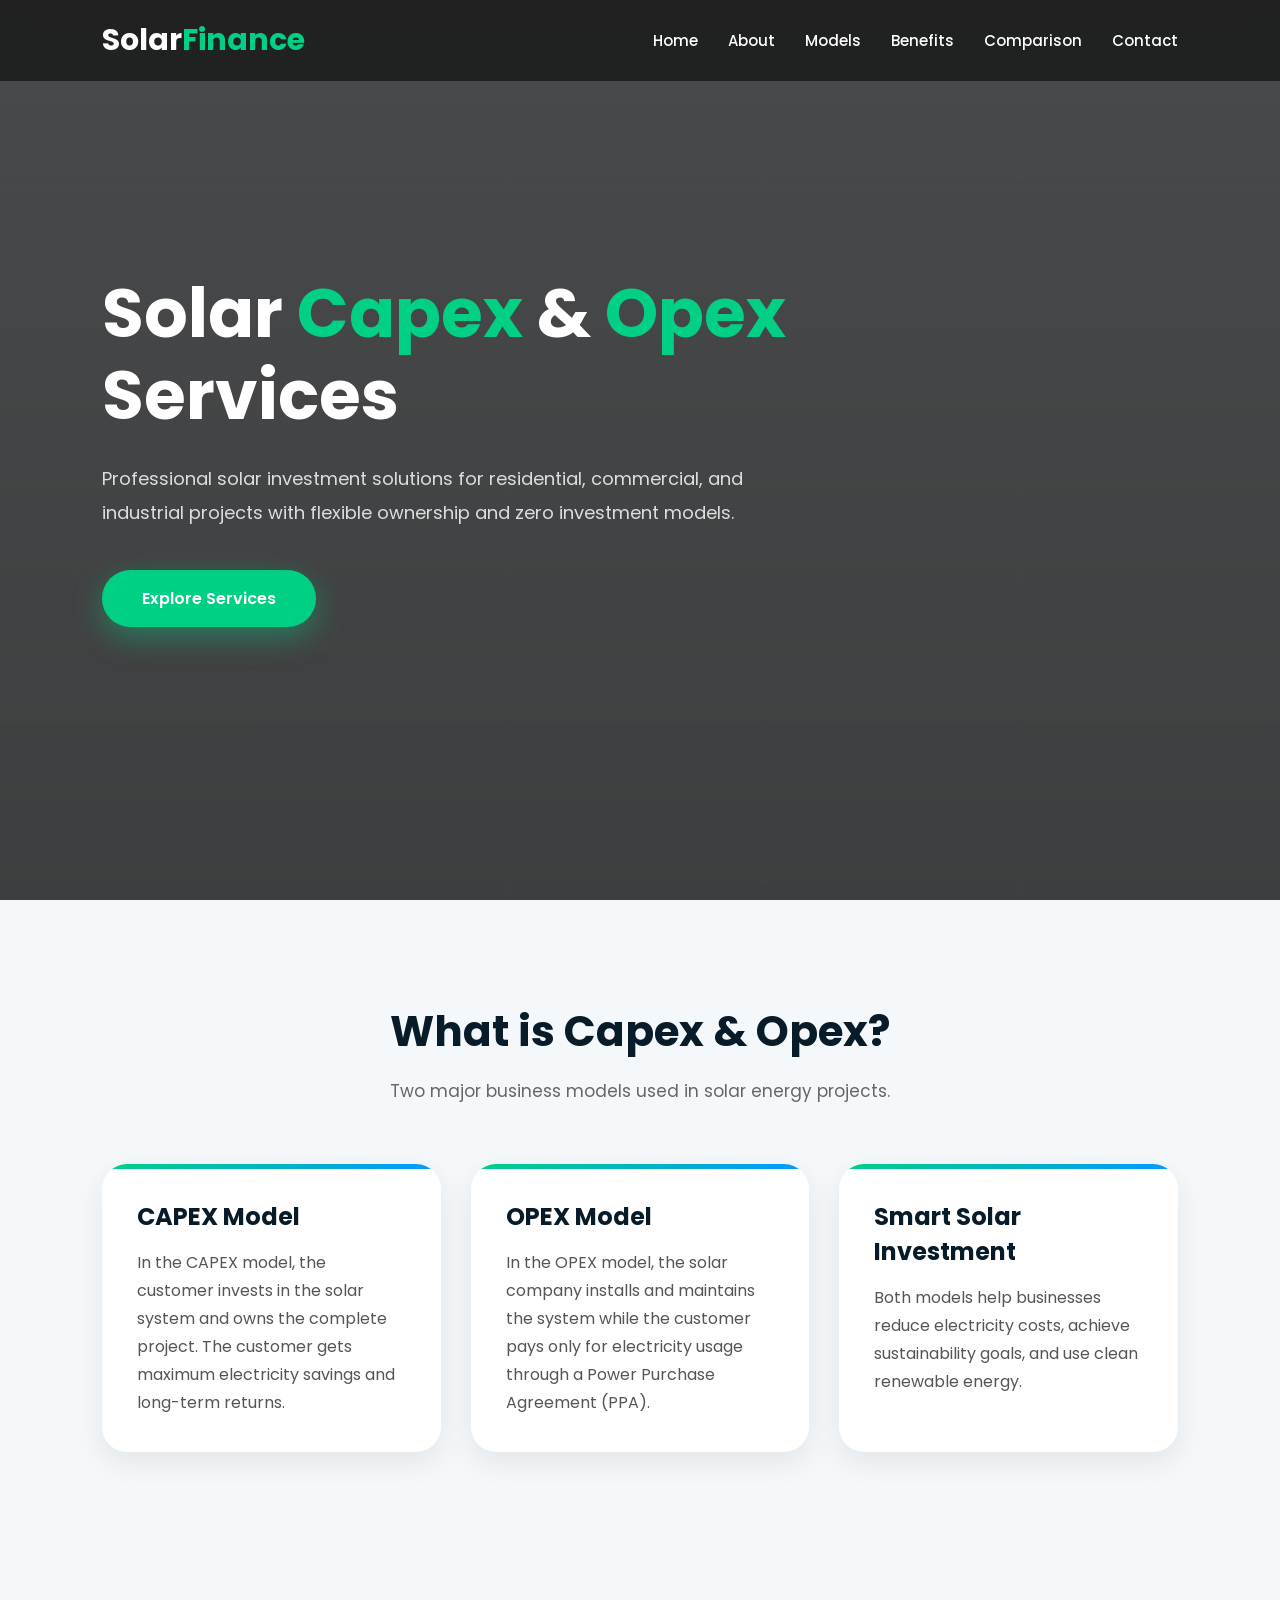
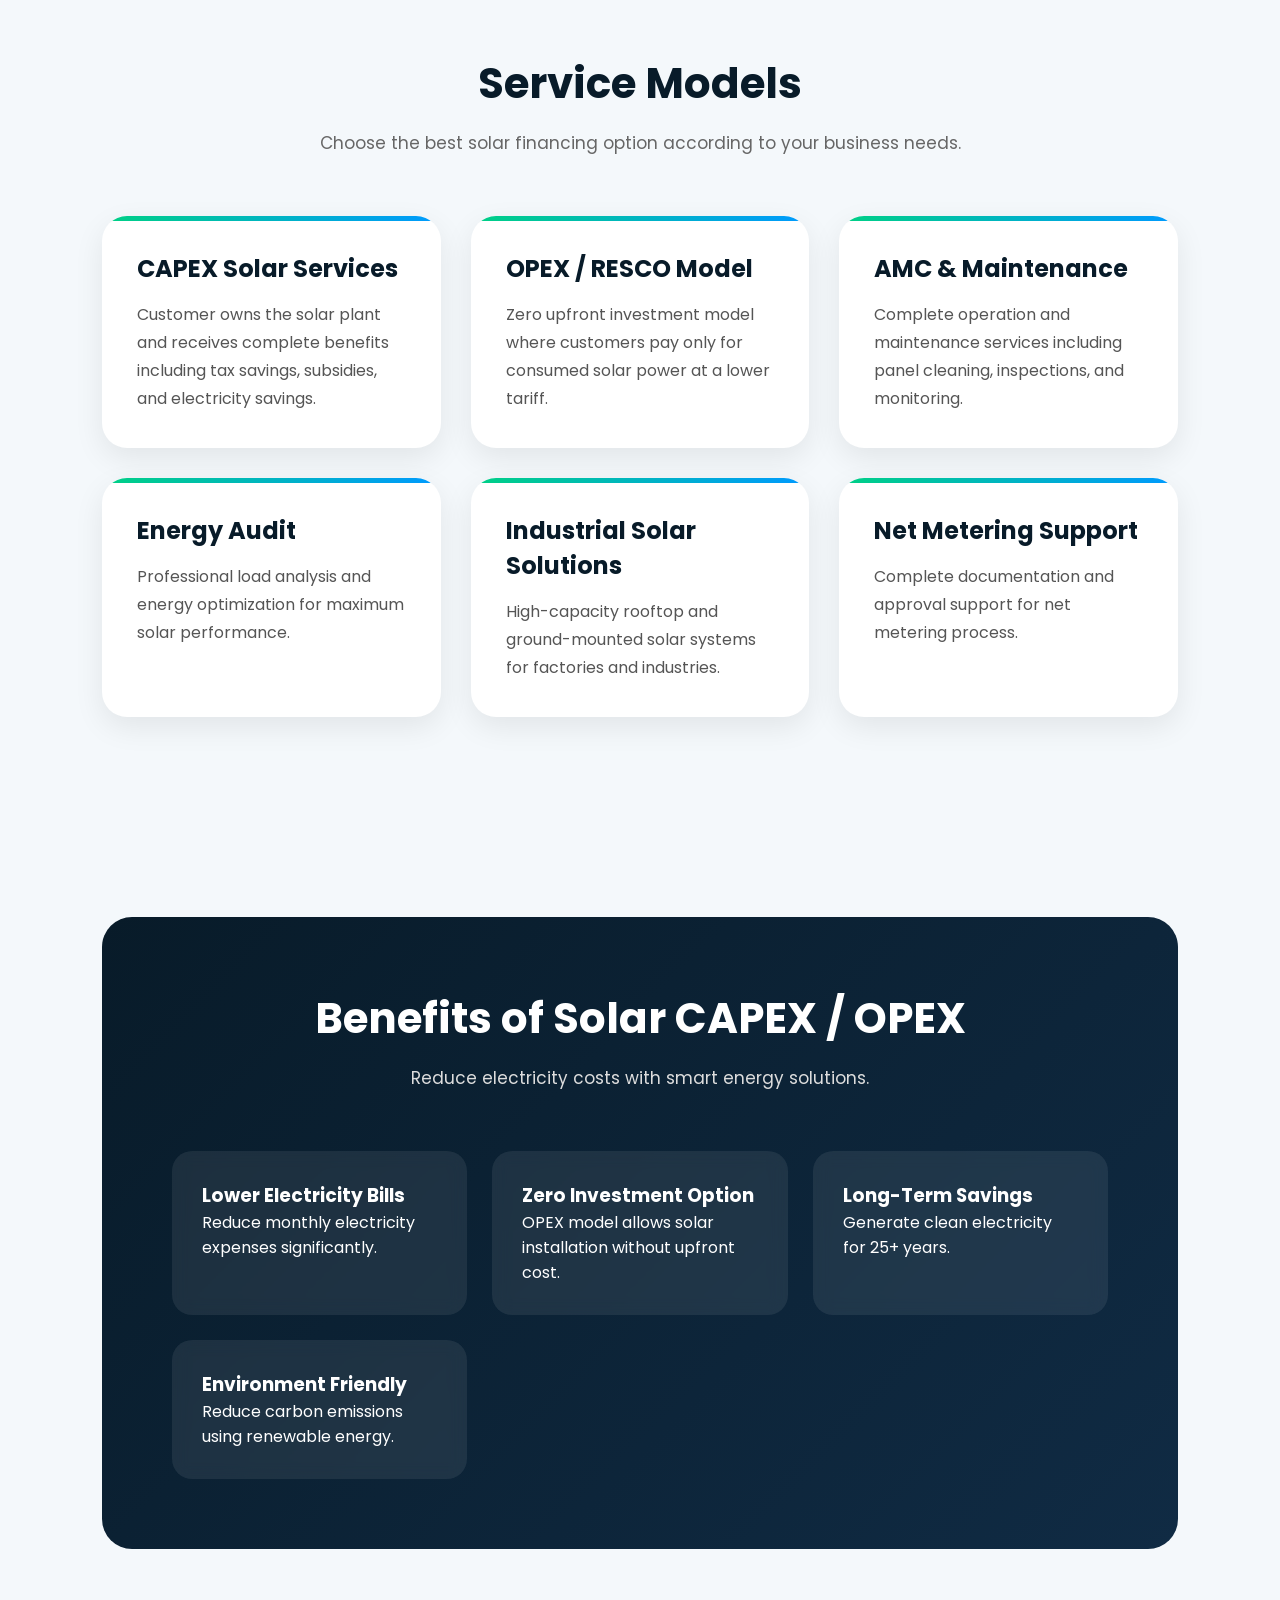
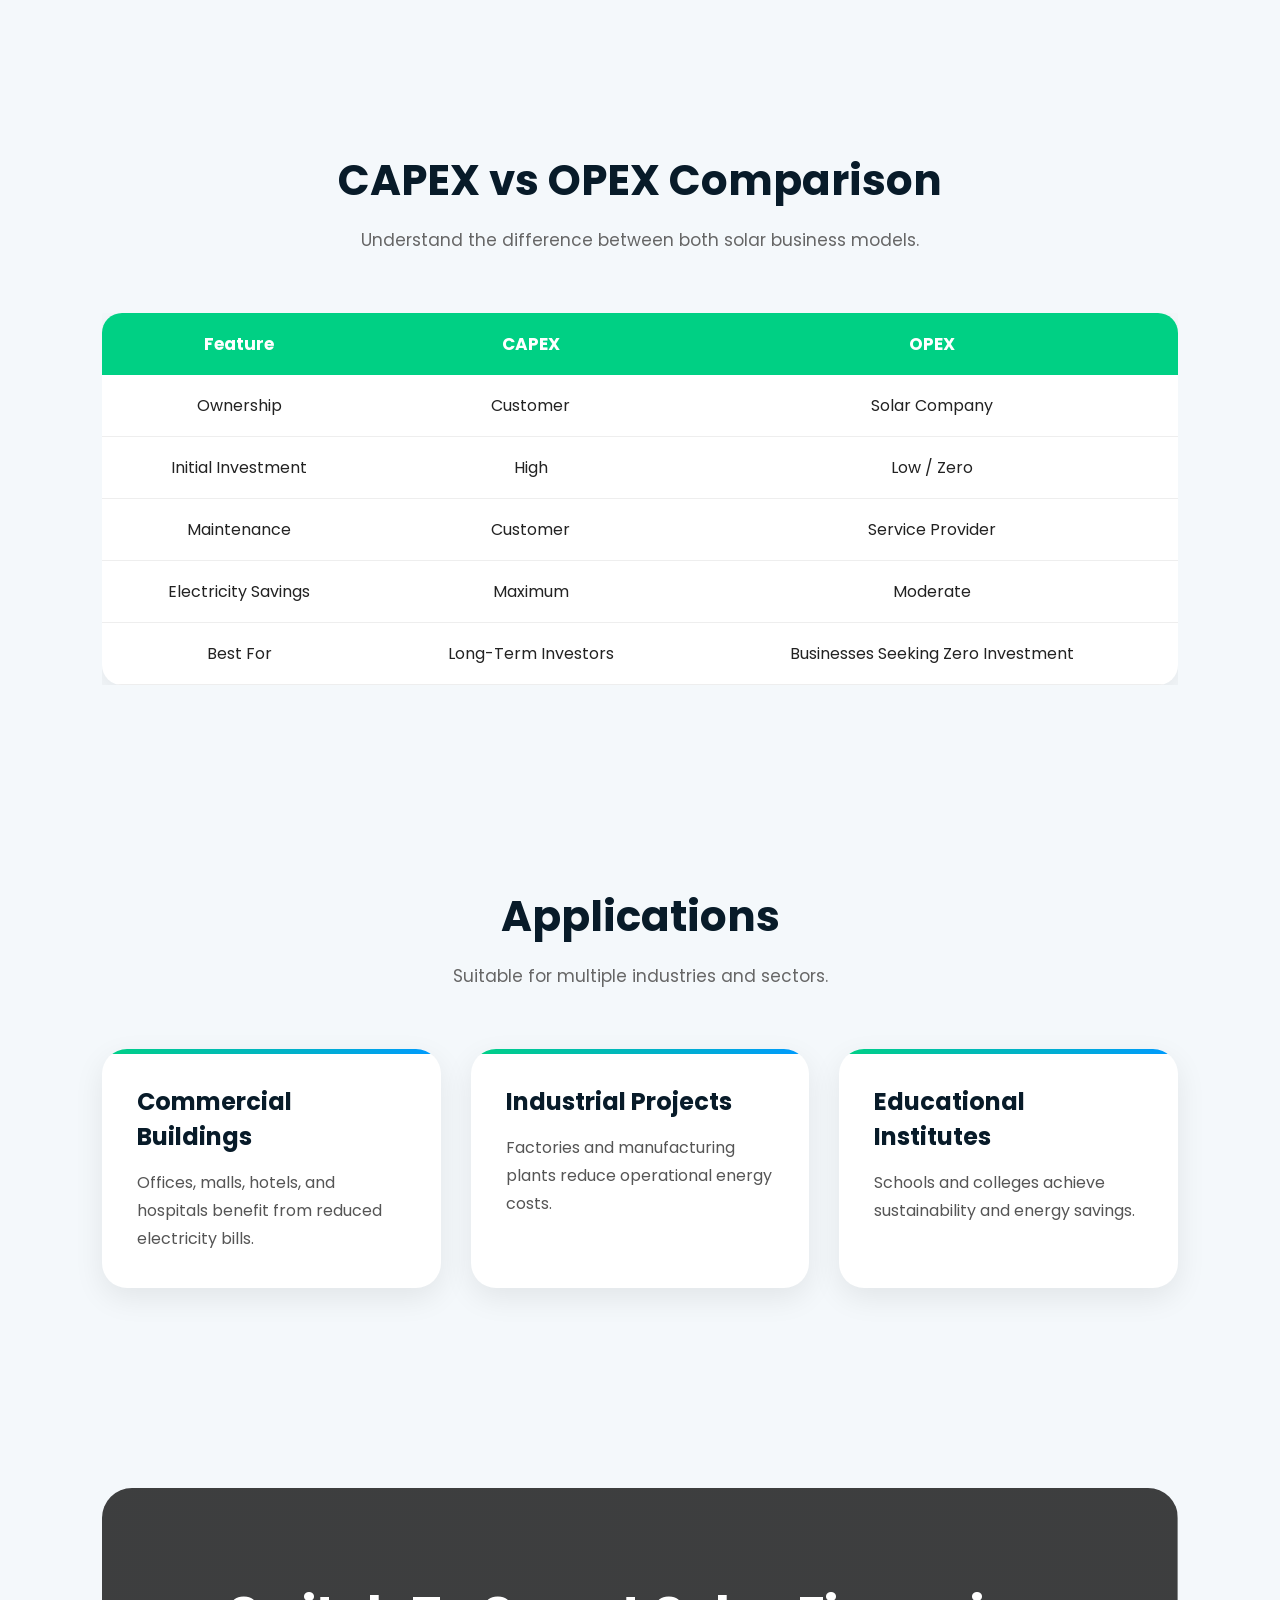
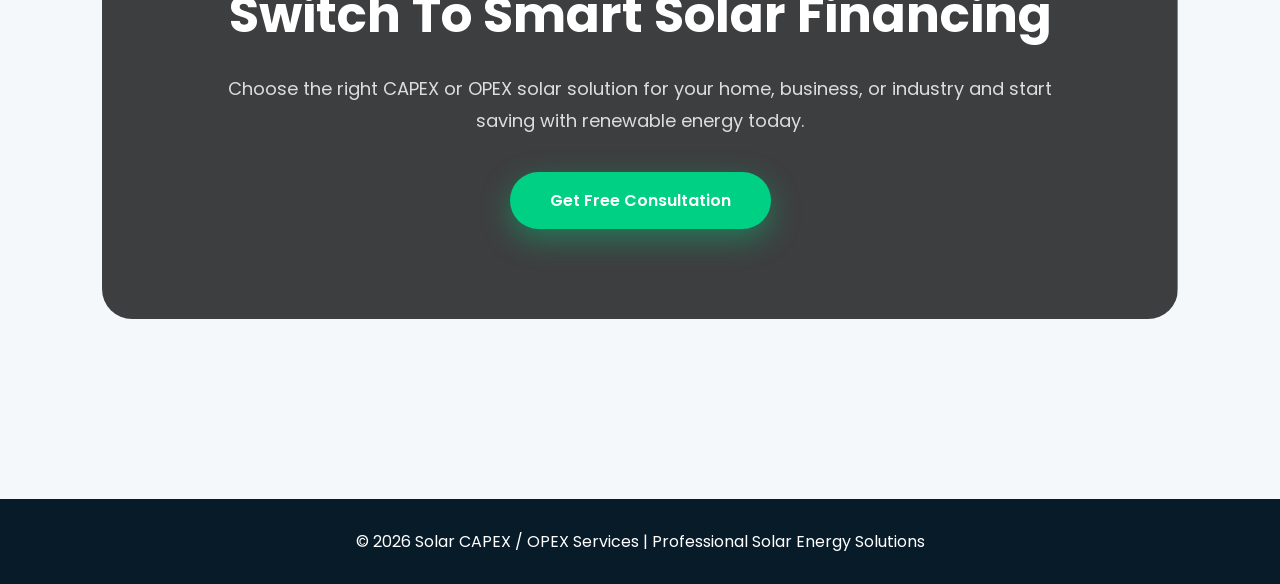
<file: src/main/resources/static/capex-opex.html>
<!DOCTYPE html>
<html lang="en">
<head>
<meta charset="UTF-8">
<meta name="viewport" content="width=device-width, initial-scale=1.0">
<title>Solar Capex / Opex Services</title>
<link rel="icon" href="images/logo.jpeg">

<link href="https://fonts.googleapis.com/css2?family=Poppins:wght@300;400;500;600;700&display=swap" rel="stylesheet">

<style>

*{
margin:0;
padding:0;
box-sizing:border-box;
scroll-behavior:smooth;
}

body{
font-family:'Poppins',sans-serif;
background:#f4f8fb;
color:#222;
overflow-x:hidden;
}

nav{
position:fixed;
top:0;
left:0;
width:100%;
padding:18px 8%;
display:flex;
justify-content:space-between;
align-items:center;
background:rgba(0,0,0,0.55);
backdrop-filter:blur(10px);
z-index:1000;
transition:0.4s;
}

.logo{
font-size:30px;
font-weight:700;
color:white;
}

.logo span{
color:#00d084;
}

nav ul{
display:flex;
gap:30px;
list-style:none;
}

nav ul li a{
text-decoration:none;
color:white;
font-size:15px;
font-weight:500;
transition:0.3s;
}

nav ul li a:hover{
color:#00d084;
}

.hero{
width:100%;
min-height:100vh;
background:
linear-gradient(rgba(0,0,0,0.7),rgba(0,0,0,0.75)),
url('https://images.unsplash.com/photo-1509391366360-2e959784a276?q=80&w=1600&auto=format&fit=crop');
background-size:cover;
background-position:center;
display:flex;
align-items:center;
padding:0 8%;
color:white;
}

.hero-content{
max-width:720px;
animation:fadeUp 1.2s ease;
}

.hero-content h1{
font-size:68px;
line-height:82px;
margin-bottom:25px;
}

.hero-content h1 span{
color:#00d084;
}

.hero-content p{
font-size:18px;
line-height:34px;
margin-bottom:40px;
color:#ddd;
}

.hero-btn{
display:inline-block;
padding:16px 40px;
background:#00d084;
color:white;
text-decoration:none;
font-weight:600;
border-radius:50px;
transition:0.4s;
box-shadow:0 10px 30px rgba(0,208,132,0.4);
}

.hero-btn:hover{
transform:translateY(-6px);
background:#00b86b;
}

section{
padding:100px 8%;
}

.section-title{
text-align:center;
margin-bottom:60px;
}

.section-title h2{
font-size:42px;
margin-bottom:15px;
color:#081b29;
}

.section-title p{
font-size:17px;
color:#666;
}

.grid{
display:grid;
grid-template-columns:repeat(auto-fit,minmax(280px,1fr));
gap:30px;
}

.card{
background:white;
padding:35px;
border-radius:25px;
box-shadow:0 10px 30px rgba(0,0,0,0.08);
transition:0.4s;
position:relative;
overflow:hidden;
}

.card::before{
content:'';
position:absolute;
top:0;
left:0;
width:100%;
height:5px;
background:linear-gradient(90deg,#00d084,#0099ff);
}

.card:hover{
transform:translateY(-10px);
}

.card h3{
font-size:24px;
margin-bottom:15px;
color:#081b29;
}

.card p{
line-height:28px;
color:#555;
}

.highlight{
background:linear-gradient(135deg,#081b29,#102b44);
padding:70px;
border-radius:30px;
color:white;
}

.highlight-grid{
display:grid;
grid-template-columns:repeat(auto-fit,minmax(250px,1fr));
gap:25px;
margin-top:40px;
}

.highlight-card{
background:rgba(255,255,255,0.08);
padding:30px;
border-radius:20px;
backdrop-filter:blur(8px);
transition:0.4s;
}

.highlight-card:hover{
background:#00d084;
transform:translateY(-8px);
}

.table-container{
overflow-x:auto;
margin-top:40px;
}

table{
width:100%;
border-collapse:collapse;
background:white;
border-radius:20px;
overflow:hidden;
box-shadow:0 10px 30px rgba(0,0,0,0.08);
}

table th{
background:#00d084;
color:white;
padding:18px;
font-size:17px;
}

table td{
padding:18px;
text-align:center;
border-bottom:1px solid #eee;
}

table tr:hover{
background:#f1fff9;
}

.cta{
background:
linear-gradient(rgba(0,0,0,0.75),rgba(0,0,0,0.75)),
url('https://images.unsplash.com/photo-1497440001374-f26997328c1b?q=80&w=1600&auto=format&fit=crop');
background-size:cover;
background-position:center;
padding:90px 40px;
border-radius:30px;
text-align:center;
color:white;
}

.cta h2{
font-size:50px;
margin-bottom:20px;
}

.cta p{
max-width:850px;
margin:auto;
line-height:32px;
font-size:18px;
margin-bottom:35px;
color:#ddd;
}

footer{
background:#081b29;
color:white;
padding:30px 8%;
text-align:center;
margin-top:80px;
}

@keyframes fadeUp{
from{
opacity:0;
transform:translateY(60px);
}

to{
opacity:1;
transform:translateY(0);
}
}

@media(max-width:900px){

.hero-content h1{
font-size:48px;
line-height:60px;
}

nav ul{
display:none;
}

.hero{
padding:0 5%;
}

section{
padding:80px 5%;
}

.highlight{
padding:40px 20px;
}

.cta h2{
font-size:36px;
}

}

</style>
</head>

<body>

<nav>
<div class="logo">Solar<span>Finance</span></div>

<ul>
<li><a href="index.html">Home</a></li>
<li><a href="#about">About</a></li>
<li><a href="#models">Models</a></li>
<li><a href="#benefits">Benefits</a></li>
<li><a href="#comparison">Comparison</a></li>
<li><a href="#contact">Contact</a></li>
</ul>
</nav>

<section class="hero">

<div class="hero-content">

<h1>Solar <span>Capex</span> & <span>Opex</span> Services</h1>

<p>
Professional solar investment solutions for residential, commercial, and industrial projects with flexible ownership and zero investment models.
</p>

<a href="#about" class="hero-btn">Explore Services</a>

</div>

</section>

<section id="about">

<div class="section-title">
<h2>What is Capex & Opex?</h2>
<p>Two major business models used in solar energy projects.</p>
</div>

<div class="grid">

<div class="card">
<h3>CAPEX Model</h3>
<p>
In the CAPEX model, the customer invests in the solar system and owns the complete project. The customer gets maximum electricity savings and long-term returns.
</p>
</div>

<div class="card">
<h3>OPEX Model</h3>
<p>
In the OPEX model, the solar company installs and maintains the system while the customer pays only for electricity usage through a Power Purchase Agreement (PPA).
</p>
</div>

<div class="card">
<h3>Smart Solar Investment</h3>
<p>
Both models help businesses reduce electricity costs, achieve sustainability goals, and use clean renewable energy.
</p>
</div>

</div>

</section>

<section id="models">

<div class="section-title">
<h2>Service Models</h2>
<p>Choose the best solar financing option according to your business needs.</p>
</div>

<div class="grid">

<div class="card">
<h3>CAPEX Solar Services</h3>
<p>
Customer owns the solar plant and receives complete benefits including tax savings, subsidies, and electricity savings.
</p>
</div>

<div class="card">
<h3>OPEX / RESCO Model</h3>
<p>
Zero upfront investment model where customers pay only for consumed solar power at a lower tariff.
</p>
</div>

<div class="card">
<h3>AMC & Maintenance</h3>
<p>
Complete operation and maintenance services including panel cleaning, inspections, and monitoring.
</p>
</div>

<div class="card">
<h3>Energy Audit</h3>
<p>
Professional load analysis and energy optimization for maximum solar performance.
</p>
</div>

<div class="card">
<h3>Industrial Solar Solutions</h3>
<p>
High-capacity rooftop and ground-mounted solar systems for factories and industries.
</p>
</div>

<div class="card">
<h3>Net Metering Support</h3>
<p>
Complete documentation and approval support for net metering process.
</p>
</div>

</div>

</section>

<section id="benefits">

<div class="highlight">

<div class="section-title">
<h2 style="color:white;">Benefits of Solar CAPEX / OPEX</h2>
<p style="color:#ddd;">Reduce electricity costs with smart energy solutions.</p>
</div>

<div class="highlight-grid">

<div class="highlight-card">
<h3>Lower Electricity Bills</h3>
<p>Reduce monthly electricity expenses significantly.</p>
</div>

<div class="highlight-card">
<h3>Zero Investment Option</h3>
<p>OPEX model allows solar installation without upfront cost.</p>
</div>

<div class="highlight-card">
<h3>Long-Term Savings</h3>
<p>Generate clean electricity for 25+ years.</p>
</div>

<div class="highlight-card">
<h3>Environment Friendly</h3>
<p>Reduce carbon emissions using renewable energy.</p>
</div>

</div>

</div>

</section>

<section id="comparison">

<div class="section-title">
<h2>CAPEX vs OPEX Comparison</h2>
<p>Understand the difference between both solar business models.</p>
</div>

<div class="table-container">

<table>

<tr>
<th>Feature</th>
<th>CAPEX</th>
<th>OPEX</th>
</tr>

<tr>
<td>Ownership</td>
<td>Customer</td>
<td>Solar Company</td>
</tr>

<tr>
<td>Initial Investment</td>
<td>High</td>
<td>Low / Zero</td>
</tr>

<tr>
<td>Maintenance</td>
<td>Customer</td>
<td>Service Provider</td>
</tr>

<tr>
<td>Electricity Savings</td>
<td>Maximum</td>
<td>Moderate</td>
</tr>

<tr>
<td>Best For</td>
<td>Long-Term Investors</td>
<td>Businesses Seeking Zero Investment</td>
</tr>

</table>

</div>

</section>

<section>

<div class="section-title">
<h2>Applications</h2>
<p>Suitable for multiple industries and sectors.</p>
</div>

<div class="grid">

<div class="card">
<h3>Commercial Buildings</h3>
<p>Offices, malls, hotels, and hospitals benefit from reduced electricity bills.</p>
</div>

<div class="card">
<h3>Industrial Projects</h3>
<p>Factories and manufacturing plants reduce operational energy costs.</p>
</div>

<div class="card">
<h3>Educational Institutes</h3>
<p>Schools and colleges achieve sustainability and energy savings.</p>
</div>

</div>

</section>

<section id="contact">

<div class="cta">

<h2>Switch To Smart Solar Financing</h2>

<p>
Choose the right CAPEX or OPEX solar solution for your home, business, or industry and start saving with renewable energy today.
</p>

<a href="aboutus.html" class="hero-btn">Get Free Consultation</a>

</div>

</section>

<footer>
<p>
© 2026 Solar CAPEX / OPEX Services | Professional Solar Energy Solutions
</p>
</footer>

<script>

window.addEventListener("scroll",function(){

const nav = document.querySelector("nav");

if(window.scrollY > 50){
nav.style.background = "#081b29";
}
else{
nav.style.background = "rgba(0,0,0,0.55)";
}

});

</script>

</body>
</html>
</file>
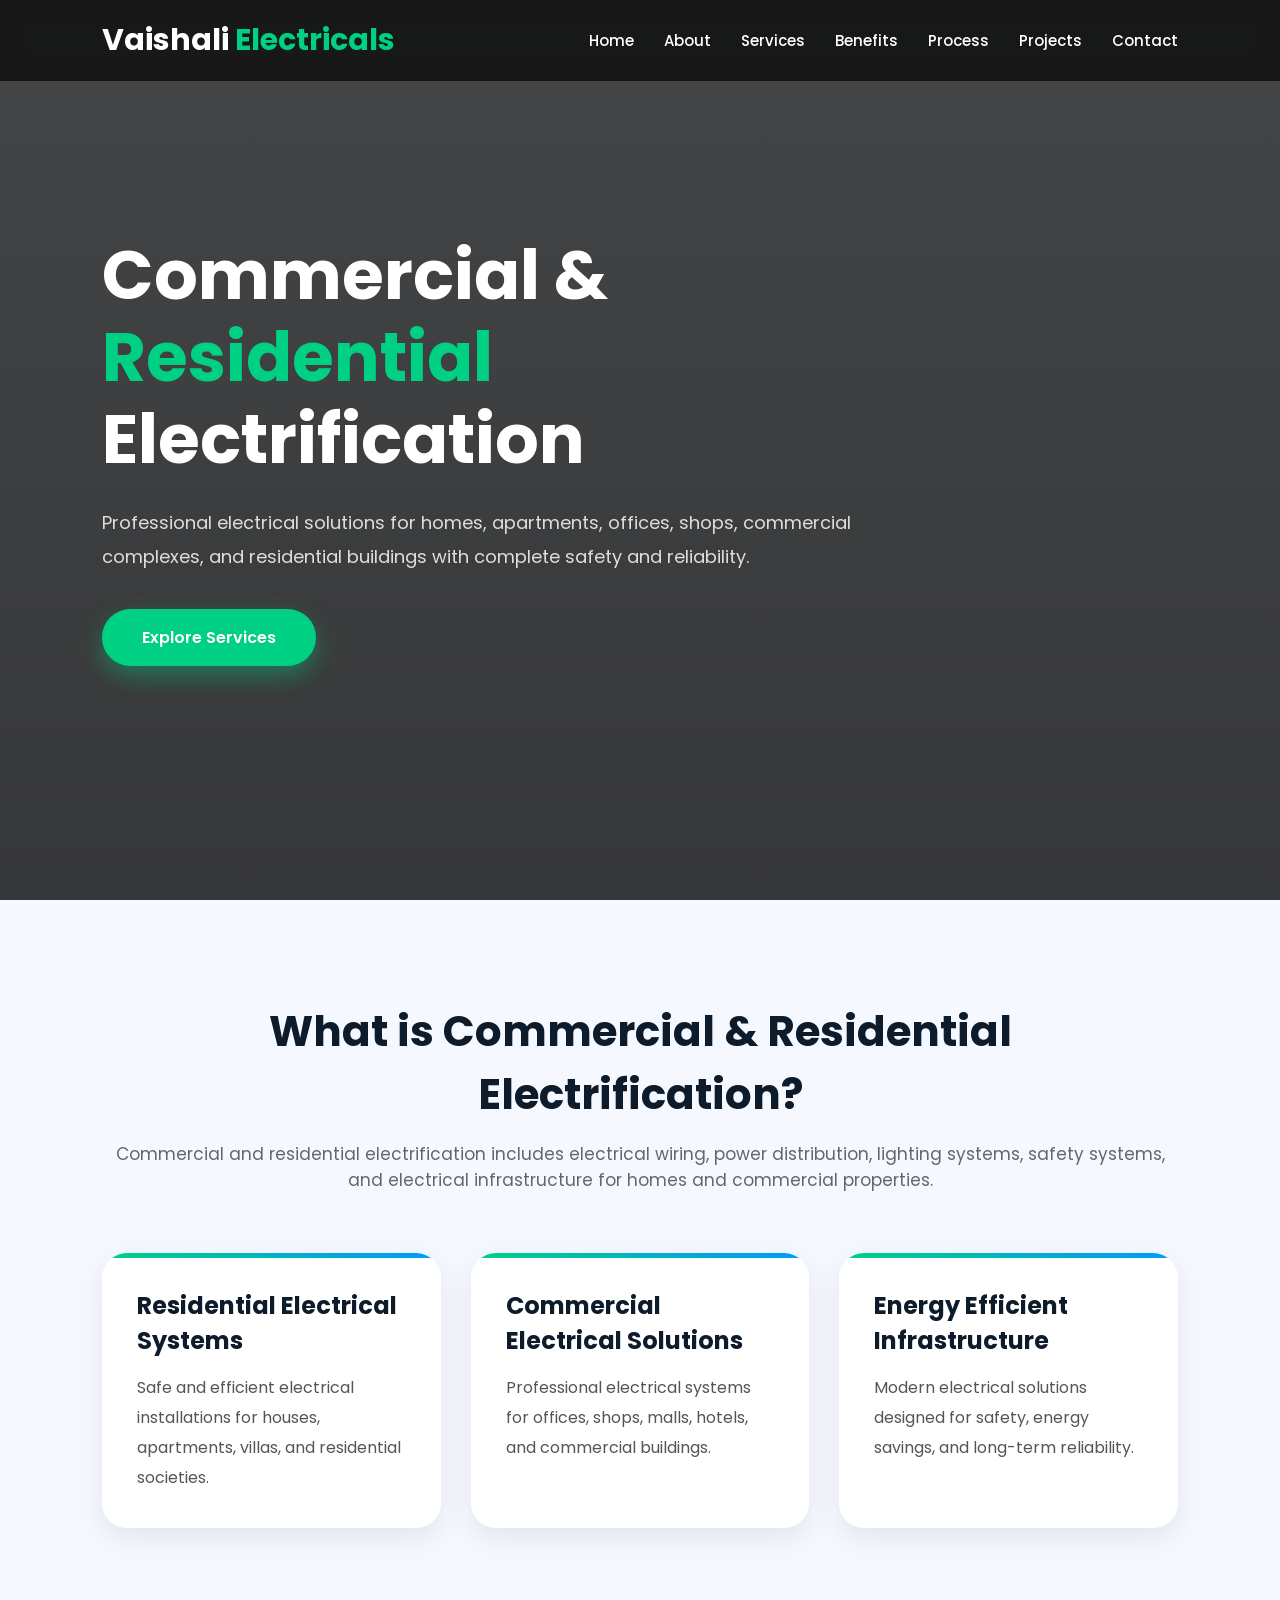
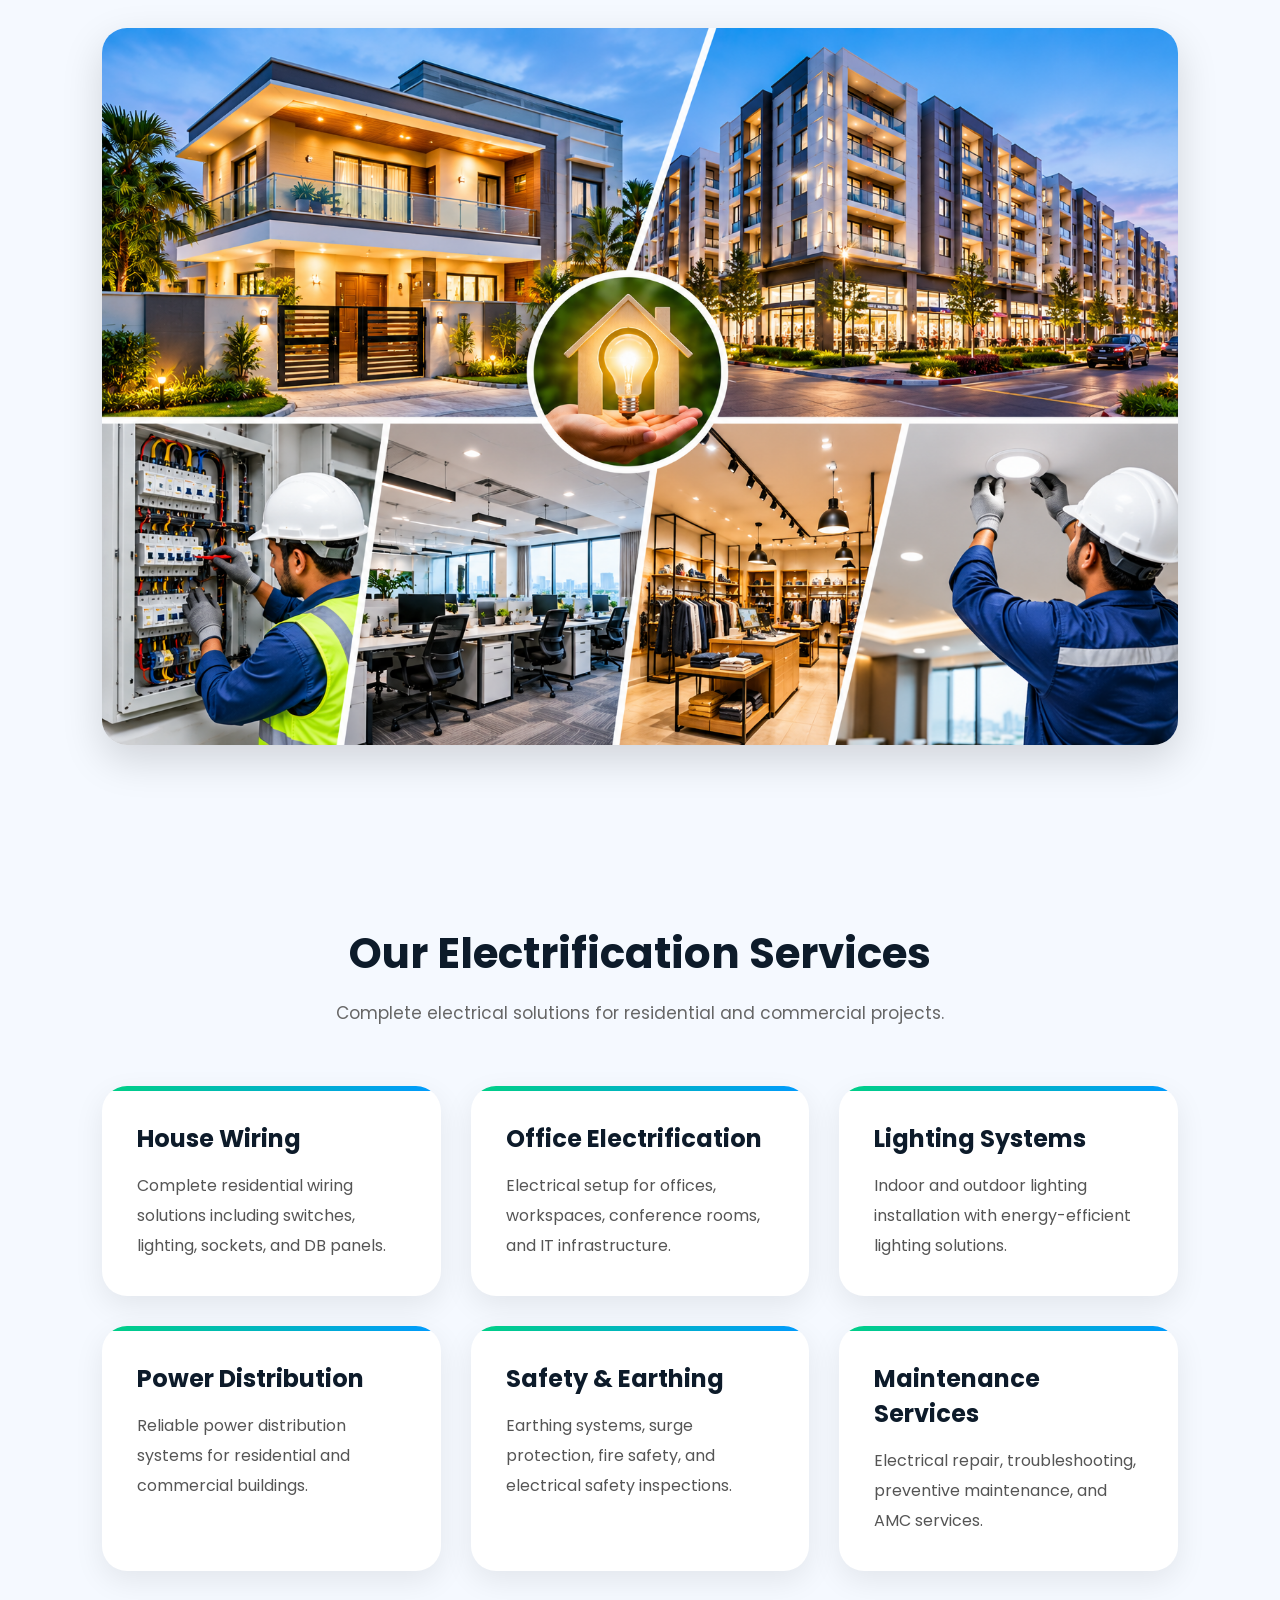
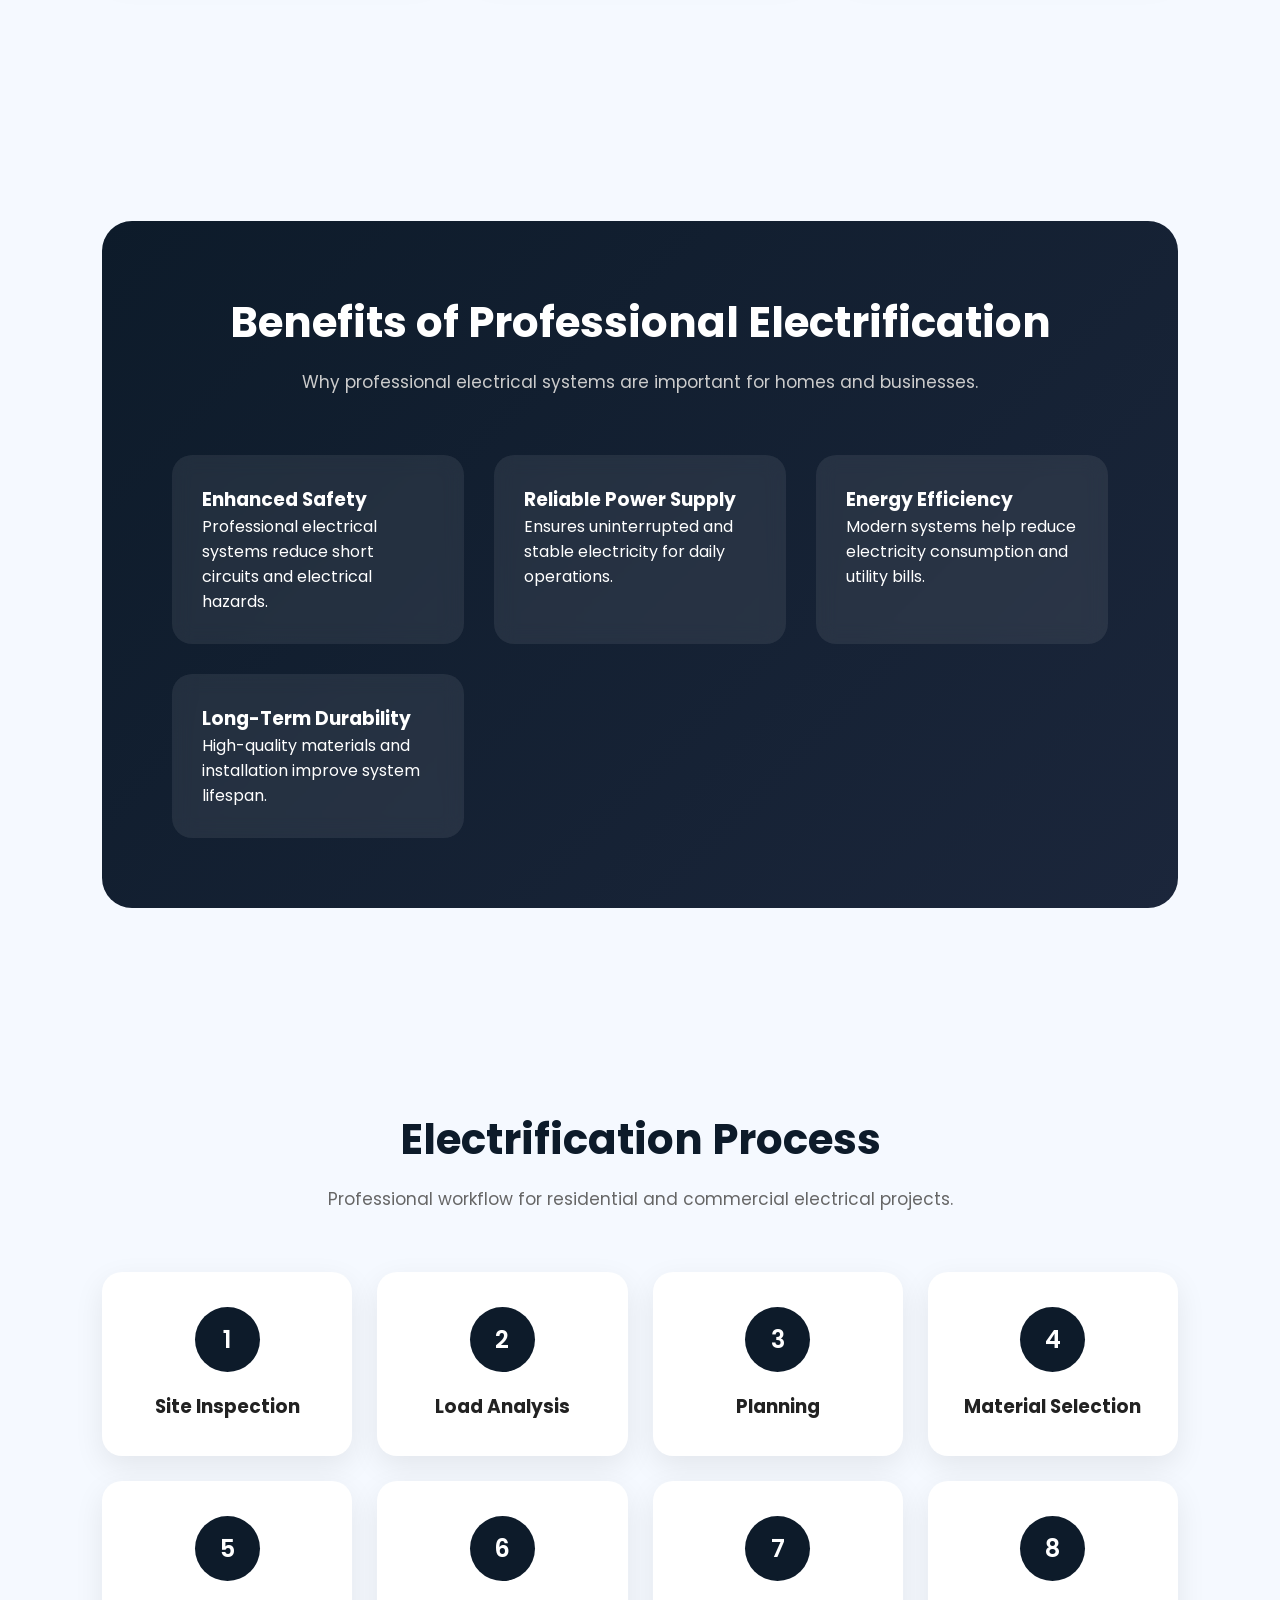
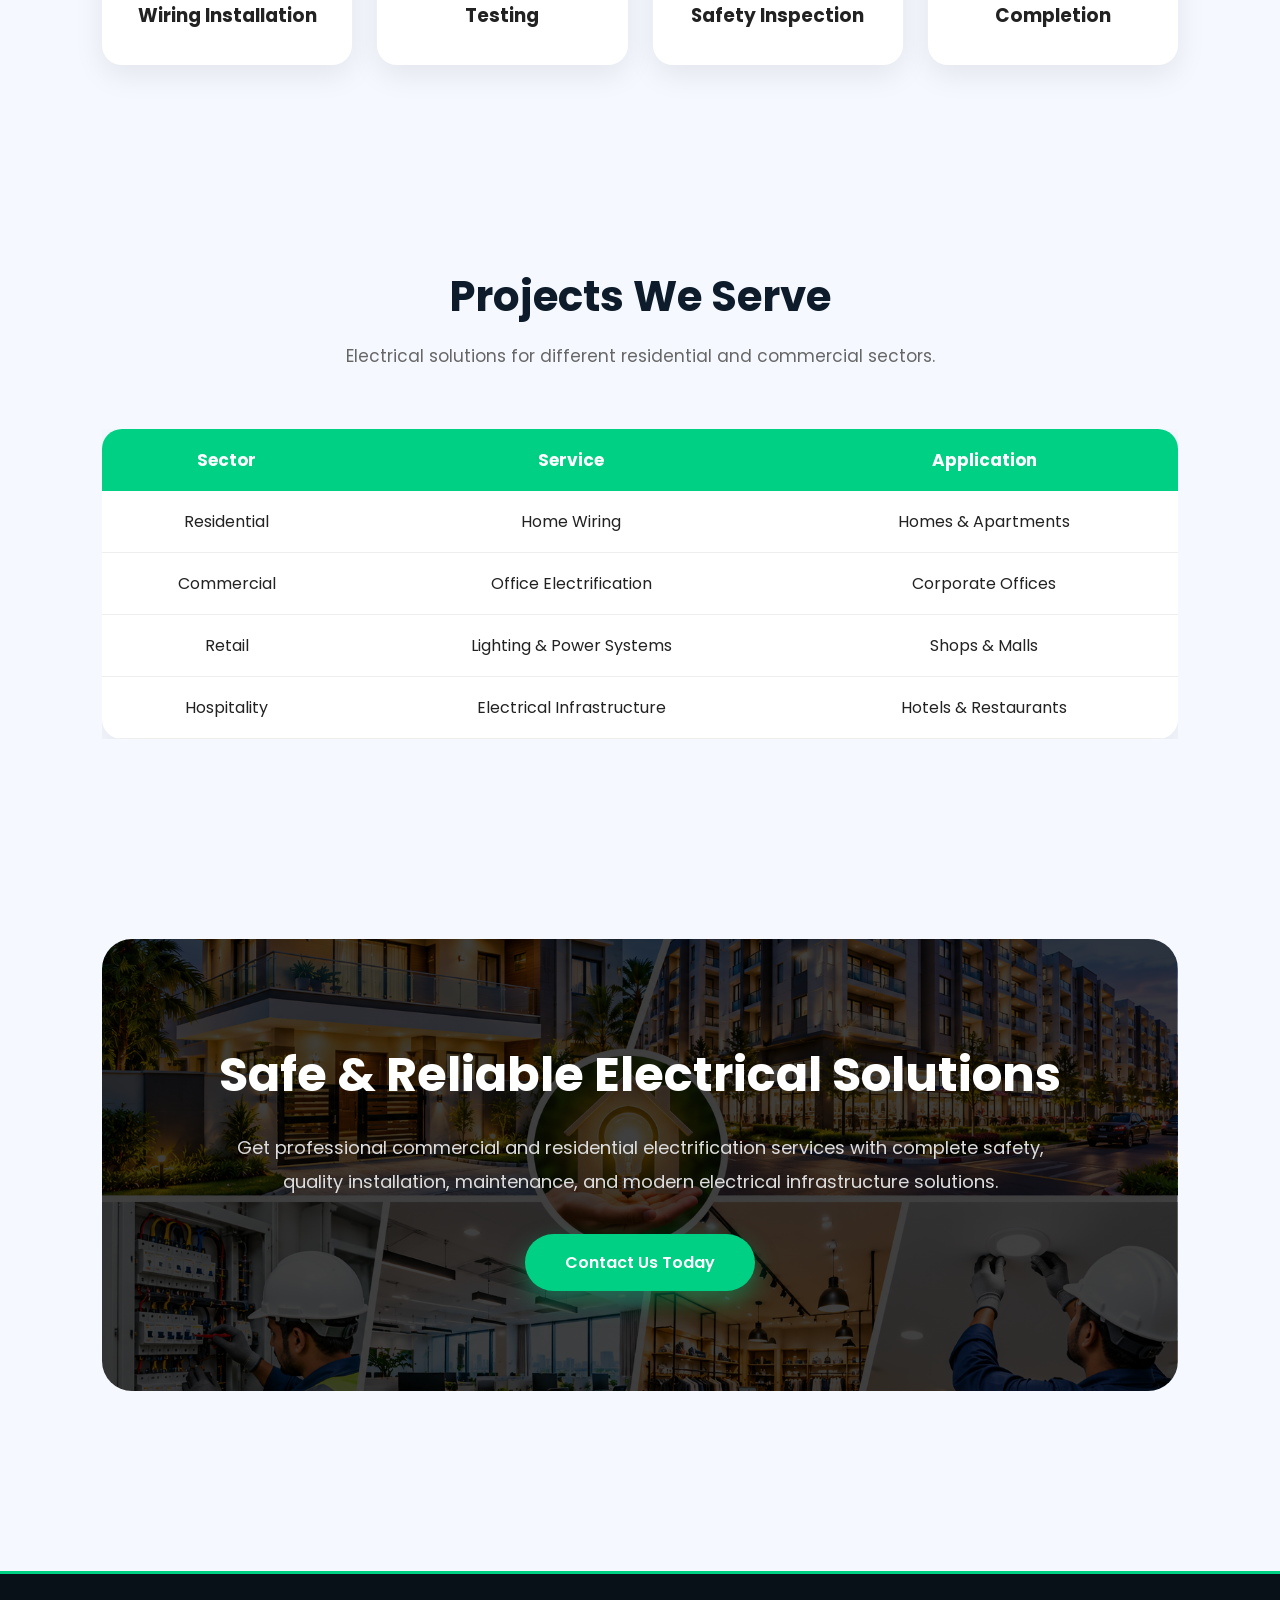
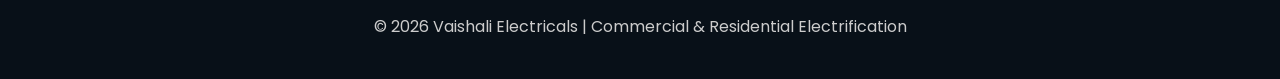
<file: src/main/resources/static/Commercial.html>
<!DOCTYPE html>
<html lang="en">

<head>

<meta charset="UTF-8">
<meta name="viewport" content="width=device-width, initial-scale=1.0">

<title>Commercial & Residential Electrification</title>
<link rel="icon" href="images/logo.jpeg">

<link href="https://fonts.googleapis.com/css2?family=Poppins:wght@300;400;500;600;700&display=swap" rel="stylesheet">

<style>

*{
margin:0;
padding:0;
box-sizing:border-box;
scroll-behavior:smooth;
}

body{
font-family:'Poppins',sans-serif;
background:#f5f9ff;
color:#222;
overflow-x:hidden;
}

/* NAVBAR */

nav{
width:100%;
padding:18px 8%;
display:flex;
justify-content:space-between;
align-items:center;
position:fixed;
top:0;
left:0;
z-index:1000;
background:rgba(0,0,0,0.65);
backdrop-filter:blur(10px);
transition:0.4s;
}

.logo{
font-size:30px;
font-weight:700;
color:white;
}

.logo span{
color:#00d084;
}

nav ul{
display:flex;
gap:30px;
list-style:none;
}

nav ul li a{
text-decoration:none;
color:white;
font-size:15px;
font-weight:500;
transition:0.3s;
position:relative;
}

nav ul li a::after{
content:'';
position:absolute;
left:0;
bottom:-6px;
width:0%;
height:2px;
background:#00d084;
transition:0.4s;
}

nav ul li a:hover::after{
width:100%;
}

nav ul li a:hover{
color:#00d084;
}

/* HERO */

.hero{
width:100%;
min-height:100vh;

background:
linear-gradient(rgba(0,0,0,0.72),rgba(0,0,0,0.78)),
url('https://images.unsplash.com/photo-1486406146926-c627a92ad1ab?q=80&w=1600&auto=format&fit=crop');

background-size:cover;
background-position:center;

display:flex;
align-items:center;
padding:0 8%;
color:white;
}

.hero-content{
max-width:760px;
animation:fadeUp 1.2s ease;
}

.hero-content h1{
font-size:68px;
line-height:82px;
margin-bottom:25px;
}

.hero-content h1 span{
color:#00d084;
}

.hero-content p{
font-size:18px;
line-height:34px;
margin-bottom:35px;
color:#ddd;
}

.hero-btn{
display:inline-block;
padding:16px 40px;
background:#00d084;
color:white;
text-decoration:none;
font-weight:600;
border-radius:50px;
transition:0.4s;
box-shadow:0 10px 25px rgba(0,208,132,0.4);
}

.hero-btn:hover{
transform:translateY(-5px);
background:#00b06f;
}

/* SECTION */

section{
padding:100px 8%;
}

.section-title{
text-align:center;
margin-bottom:60px;
}

.section-title h2{
font-size:42px;
margin-bottom:15px;
color:#0d1b2a;
}

.section-title p{
font-size:17px;
color:#666;
}

/* GRID */

.grid{
display:grid;
grid-template-columns:repeat(auto-fit,minmax(280px,1fr));
gap:30px;
}

/* CARDS */

.card{
background:white;
padding:35px;
border-radius:25px;
box-shadow:0 10px 30px rgba(0,0,0,0.08);
transition:0.4s;
position:relative;
overflow:hidden;
}

.card::before{
content:'';
position:absolute;
top:0;
left:0;
width:100%;
height:5px;
background:linear-gradient(90deg,#00d084,#0099ff);
}

.card:hover{
transform:translateY(-12px);
box-shadow:0 20px 45px rgba(0,0,0,0.15);
}

.card h3{
margin-bottom:15px;
font-size:24px;
color:#0d1b2a;
}

.card p{
line-height:30px;
color:#555;
}

/* IMAGE */

.image-section{
padding:0 8% 70px;
}

.image-section img{
width:100%;
border-radius:25px;
box-shadow:0 15px 40px rgba(0,0,0,0.15);
}

/* HIGHLIGHT */

.highlight{
background:linear-gradient(135deg,#0d1b2a,#1b263b);
color:white;
border-radius:30px;
padding:70px;
margin-top:50px;
}

.highlight-grid{
display:grid;
grid-template-columns:repeat(auto-fit,minmax(250px,1fr));
gap:30px;
margin-top:40px;
}

.highlight-card{
background:rgba(255,255,255,0.08);
padding:30px;
border-radius:20px;
transition:0.4s;
backdrop-filter:blur(10px);
}

.highlight-card:hover{
transform:translateY(-10px);
background:#00d084;
}

/* PROCESS */

.process{
display:grid;
grid-template-columns:repeat(auto-fit,minmax(200px,1fr));
gap:25px;
margin-top:50px;
}

.step{
background:white;
padding:35px;
border-radius:20px;
text-align:center;
box-shadow:0 10px 30px rgba(0,0,0,0.08);
transition:0.4s;
}

.step:hover{
background:#00d084;
color:white;
transform:translateY(-8px);
}

.step span{
display:inline-block;
width:65px;
height:65px;
line-height:65px;
border-radius:50%;
background:#0d1b2a;
color:white;
font-size:24px;
font-weight:600;
margin-bottom:20px;
}

/* TABLE */

.table-container{
overflow-x:auto;
margin-top:40px;
}

table{
width:100%;
border-collapse:collapse;
background:white;
border-radius:20px;
overflow:hidden;
box-shadow:0 10px 30px rgba(0,0,0,0.08);
}

table th{
background:#00d084;
color:white;
padding:18px;
font-size:17px;
}

table td{
padding:18px;
border-bottom:1px solid #eee;
text-align:center;
}

table tr:hover{
background:#f3fff9;
}

/* CTA */

.cta{
text-align:center;

background:
linear-gradient(rgba(0,0,0,0.75),rgba(0,0,0,0.75)),
url('./images/Commercial&Residential.png');

background-size:cover;
background-position:center;

color:white;
border-radius:30px;
padding:100px 40px;
}

.cta h2{
font-size:48px;
margin-bottom:20px;
}

.cta p{
max-width:850px;
margin:auto;
line-height:34px;
font-size:18px;
margin-bottom:35px;
color:#ddd;
}

/* FOOTER */

footer{
background:#081018;
color:#ccc;
padding:40px 8%;
text-align:center;
margin-top:80px;
border-top:3px solid #00d084;
}

/* ANIMATION */

@keyframes fadeUp{

from{
opacity:0;
transform:translateY(50px);
}

to{
opacity:1;
transform:translateY(0);
}

}

/* RESPONSIVE */

@media(max-width:900px){

.hero-content h1{
font-size:45px;
line-height:58px;
}

nav ul{
display:none;
}

section{
padding:80px 5%;
}

.hero{
padding:0 5%;
}

.highlight{
padding:45px 25px;
}

.cta h2{
font-size:35px;
}

}

</style>

</head>

<body>

<!-- NAVBAR -->

<nav>

<div class="logo">
Vaishali <span>Electricals</span>
</div>

<ul>
<li><a href="index.html">Home</a></li>
<li><a href="#about">About</a></li>
<li><a href="#services">Services</a></li>
<li><a href="#benefits">Benefits</a></li>
<li><a href="#process">Process</a></li>
<li><a href="#projects">Projects</a></li>
<li><a href="#contact">Contact</a></li>
</ul>

</nav>

<!-- HERO -->

<section class="hero">

<div class="hero-content">

<h1>
Commercial & <span>Residential</span><br>
Electrification
</h1>

<p>
Professional electrical solutions for homes, apartments, offices, shops, commercial complexes, and residential buildings with complete safety and reliability.
</p>

<a href="#about" class="hero-btn">
Explore Services
</a>

</div>

</section>

<!-- ABOUT -->

<section id="about">

<div class="section-title">

<h2>What is Commercial & Residential Electrification?</h2>

<p>
Commercial and residential electrification includes electrical wiring, power distribution, lighting systems, safety systems, and electrical infrastructure for homes and commercial properties.
</p>

</div>

<div class="grid">

<div class="card">
<h3>Residential Electrical Systems</h3>
<p>
Safe and efficient electrical installations for houses, apartments, villas, and residential societies.
</p>
</div>

<div class="card">
<h3>Commercial Electrical Solutions</h3>
<p>
Professional electrical systems for offices, shops, malls, hotels, and commercial buildings.
</p>
</div>

<div class="card">
<h3>Energy Efficient Infrastructure</h3>
<p>
Modern electrical solutions designed for safety, energy savings, and long-term reliability.
</p>
</div>

</div>

</section>

<!-- IMAGE -->

<div class="image-section">

<img src="images/Commercial&Residential.png" alt="Commercial & Residential Electrification">

</div>

<!-- SERVICES -->

<section id="services">

<div class="section-title">

<h2>Our Electrification Services</h2>

<p>
Complete electrical solutions for residential and commercial projects.
</p>

</div>

<div class="grid">

<div class="card">
<h3>House Wiring</h3>
<p>
Complete residential wiring solutions including switches, lighting, sockets, and DB panels.
</p>
</div>

<div class="card">
<h3>Office Electrification</h3>
<p>
Electrical setup for offices, workspaces, conference rooms, and IT infrastructure.
</p>
</div>

<div class="card">
<h3>Lighting Systems</h3>
<p>
Indoor and outdoor lighting installation with energy-efficient lighting solutions.
</p>
</div>

<div class="card">
<h3>Power Distribution</h3>
<p>
Reliable power distribution systems for residential and commercial buildings.
</p>
</div>

<div class="card">
<h3>Safety & Earthing</h3>
<p>
Earthing systems, surge protection, fire safety, and electrical safety inspections.
</p>
</div>

<div class="card">
<h3>Maintenance Services</h3>
<p>
Electrical repair, troubleshooting, preventive maintenance, and AMC services.
</p>
</div>

</div>

</section>

<!-- BENEFITS -->

<section id="benefits">

<div class="highlight">

<div class="section-title">

<h2 style="color:white;">
Benefits of Professional Electrification
</h2>

<p style="color:#ccc;">
Why professional electrical systems are important for homes and businesses.
</p>

</div>

<div class="highlight-grid">

<div class="highlight-card">
<h3>Enhanced Safety</h3>
<p>
Professional electrical systems reduce short circuits and electrical hazards.
</p>
</div>

<div class="highlight-card">
<h3>Reliable Power Supply</h3>
<p>
Ensures uninterrupted and stable electricity for daily operations.
</p>
</div>

<div class="highlight-card">
<h3>Energy Efficiency</h3>
<p>
Modern systems help reduce electricity consumption and utility bills.
</p>
</div>

<div class="highlight-card">
<h3>Long-Term Durability</h3>
<p>
High-quality materials and installation improve system lifespan.
</p>
</div>

</div>

</div>

</section>

<!-- PROCESS -->

<section id="process">

<div class="section-title">

<h2>Electrification Process</h2>

<p>
Professional workflow for residential and commercial electrical projects.
</p>

</div>

<div class="process">

<div class="step">
<span>1</span>
<h3>Site Inspection</h3>
</div>

<div class="step">
<span>2</span>
<h3>Load Analysis</h3>
</div>

<div class="step">
<span>3</span>
<h3>Planning</h3>
</div>

<div class="step">
<span>4</span>
<h3>Material Selection</h3>
</div>

<div class="step">
<span>5</span>
<h3>Wiring Installation</h3>
</div>

<div class="step">
<span>6</span>
<h3>Testing</h3>
</div>

<div class="step">
<span>7</span>
<h3>Safety Inspection</h3>
</div>

<div class="step">
<span>8</span>
<h3>Completion</h3>
</div>

</div>

</section>

<!-- PROJECTS -->

<section id="projects">

<div class="section-title">

<h2>Projects We Serve</h2>

<p>
Electrical solutions for different residential and commercial sectors.
</p>

</div>

<div class="table-container">

<table>

<tr>
<th>Sector</th>
<th>Service</th>
<th>Application</th>
</tr>

<tr>
<td>Residential</td>
<td>Home Wiring</td>
<td>Homes & Apartments</td>
</tr>

<tr>
<td>Commercial</td>
<td>Office Electrification</td>
<td>Corporate Offices</td>
</tr>

<tr>
<td>Retail</td>
<td>Lighting & Power Systems</td>
<td>Shops & Malls</td>
</tr>

<tr>
<td>Hospitality</td>
<td>Electrical Infrastructure</td>
<td>Hotels & Restaurants</td>
</tr>

</table>

</div>

</section>

<!-- CTA -->

<section id="contact">

<div class="cta">

<h2>
Safe & Reliable Electrical Solutions
</h2>

<p>
Get professional commercial and residential electrification services with complete safety, quality installation, maintenance, and modern electrical infrastructure solutions.
</p>

<a href="index.html#contact" class="hero-btn">
Contact Us Today
</a>

</div>

</section>

<!-- FOOTER -->

<footer>

<p>
© 2026 Vaishali Electricals | Commercial & Residential Electrification
</p>

</footer>

<!-- JS -->

<script>

window.addEventListener("scroll",function(){

const nav=document.querySelector("nav");

if(window.scrollY>50){
nav.style.background="#081018";
}
else{
nav.style.background="rgba(0,0,0,0.65)";
}

});

</script>

</body>
</html>
</file>
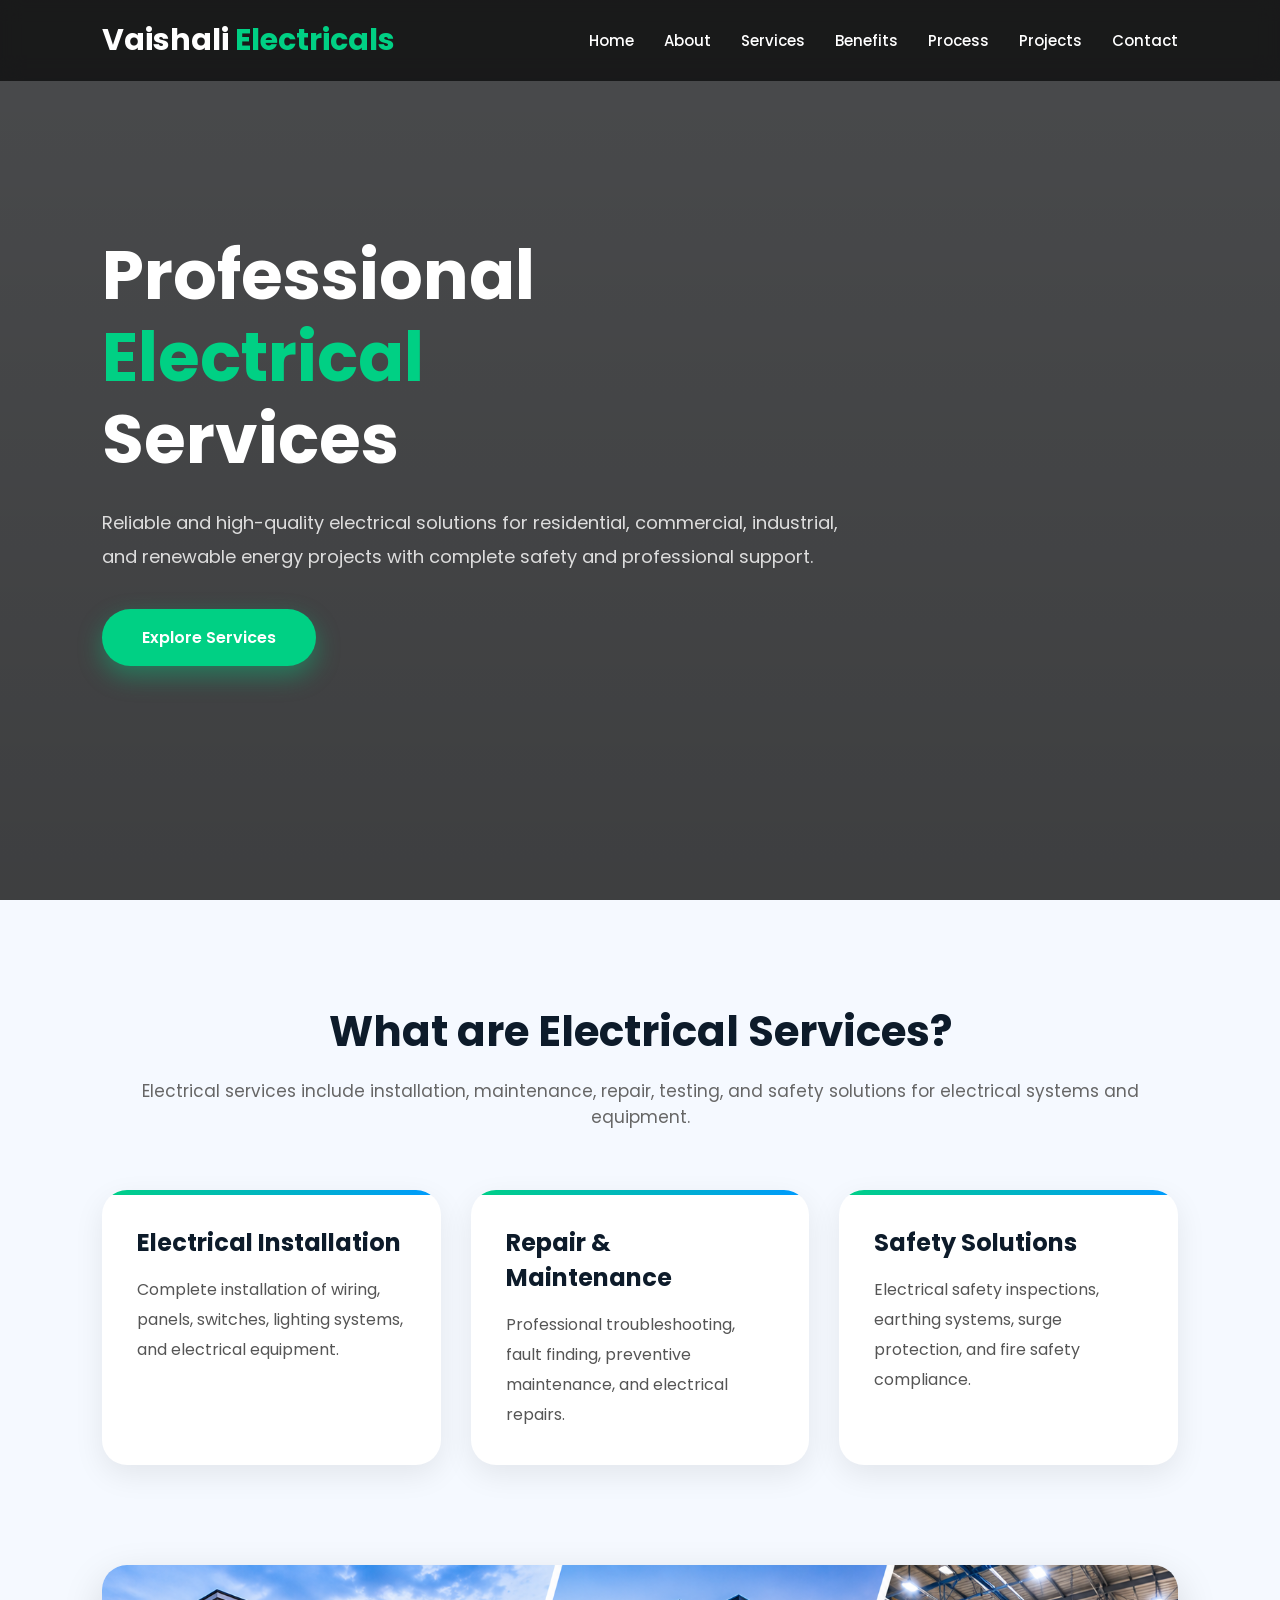
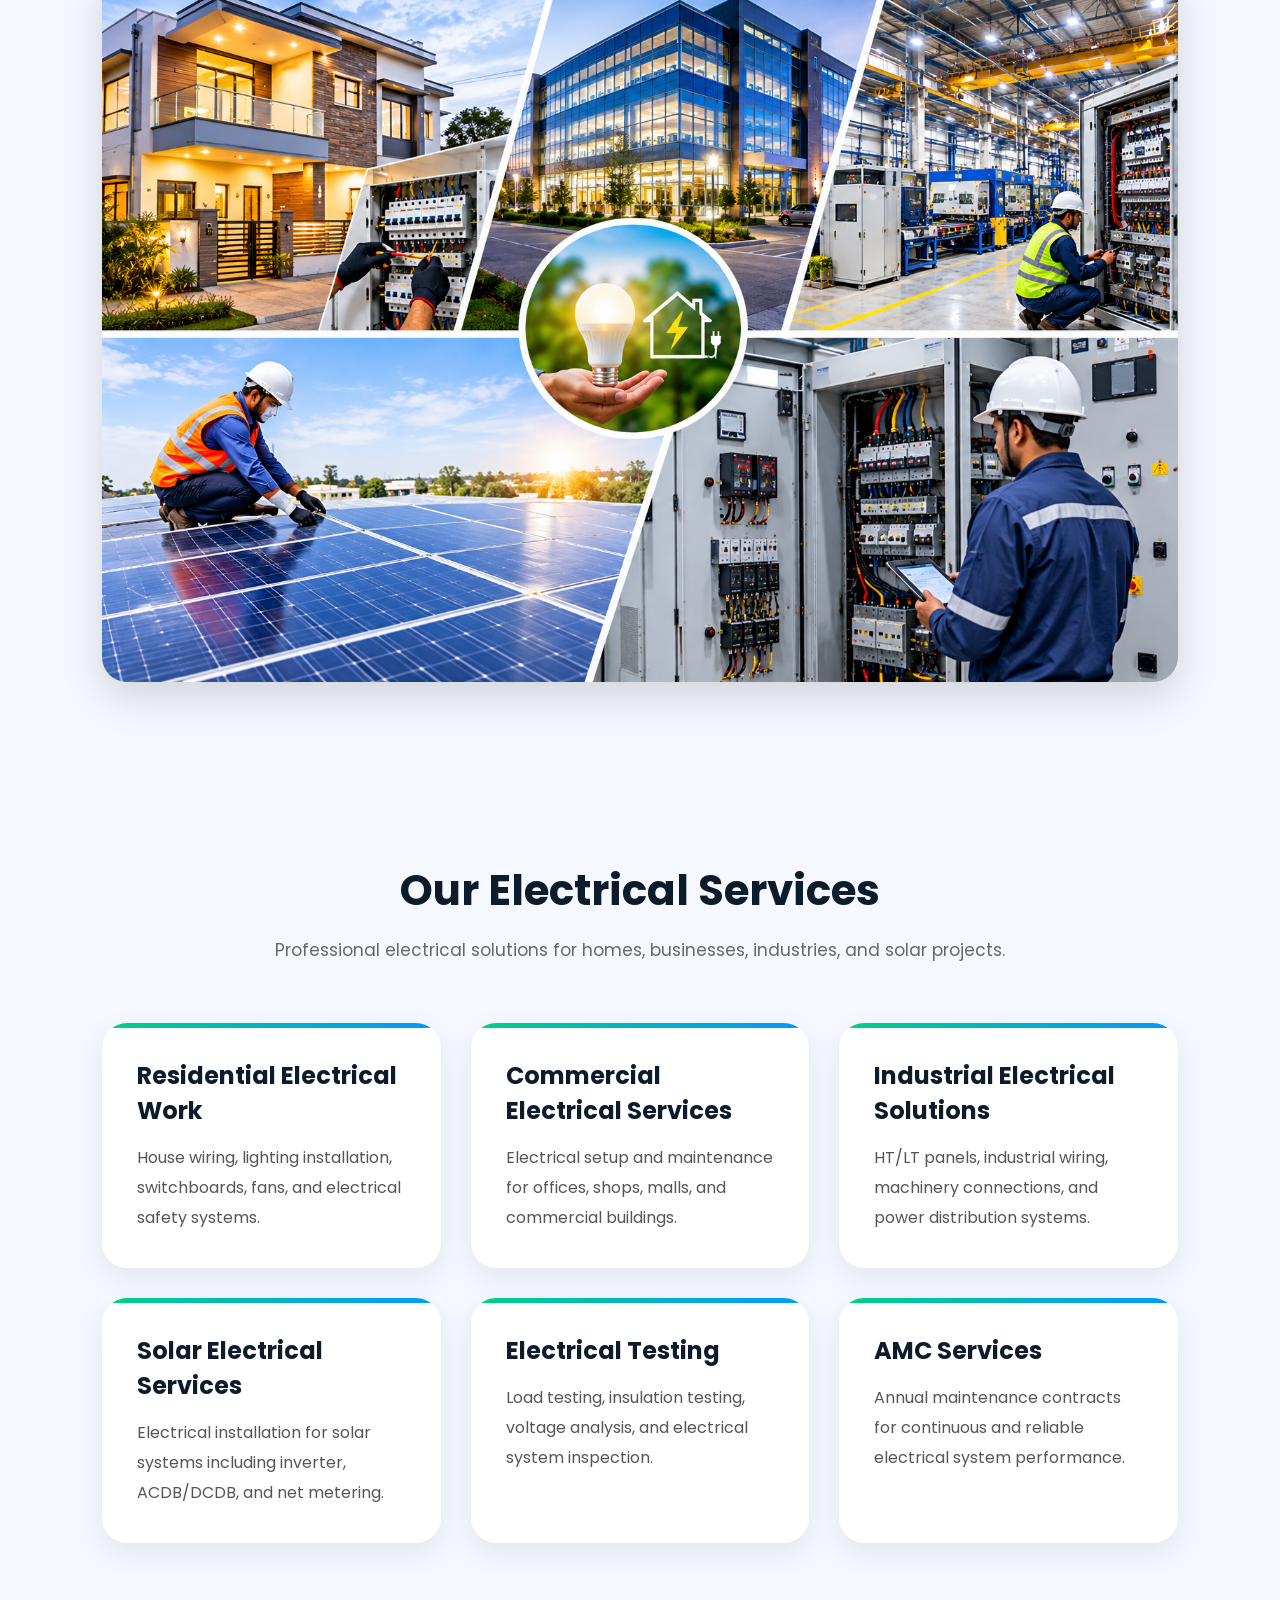
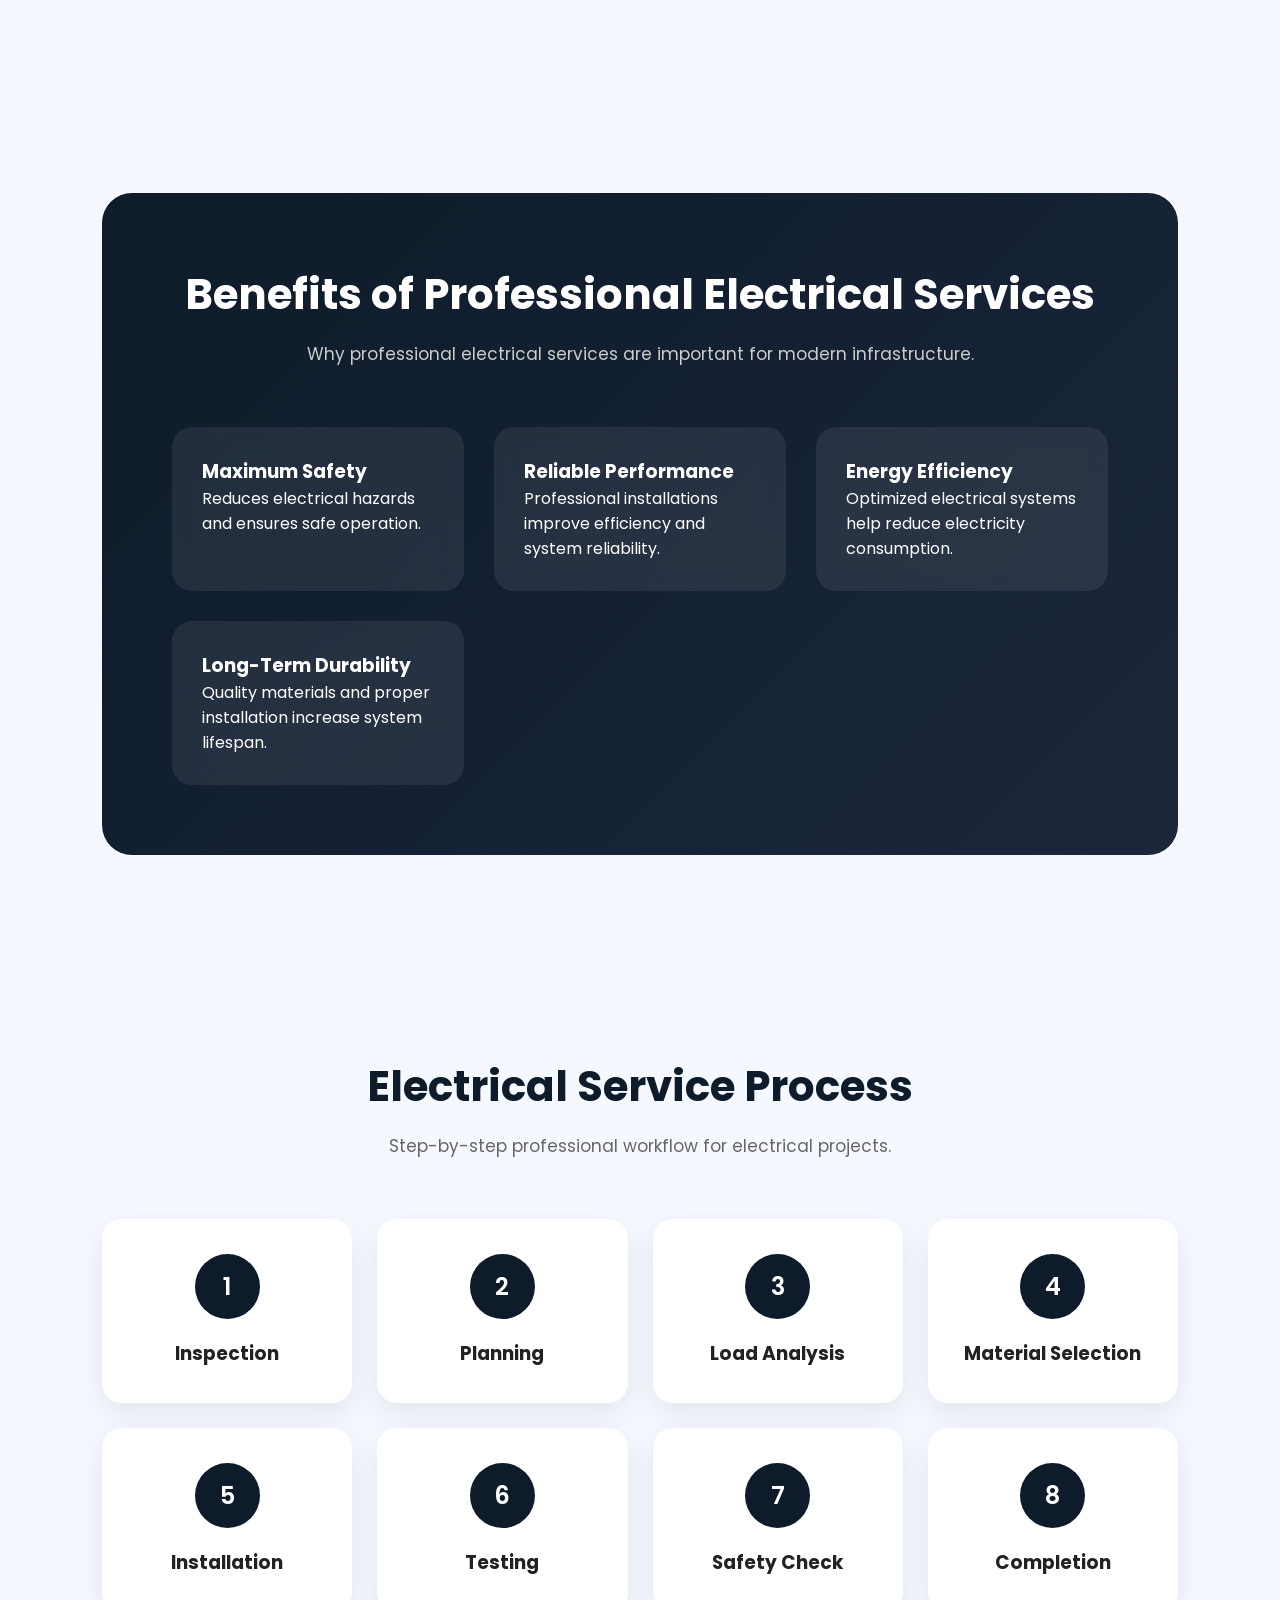
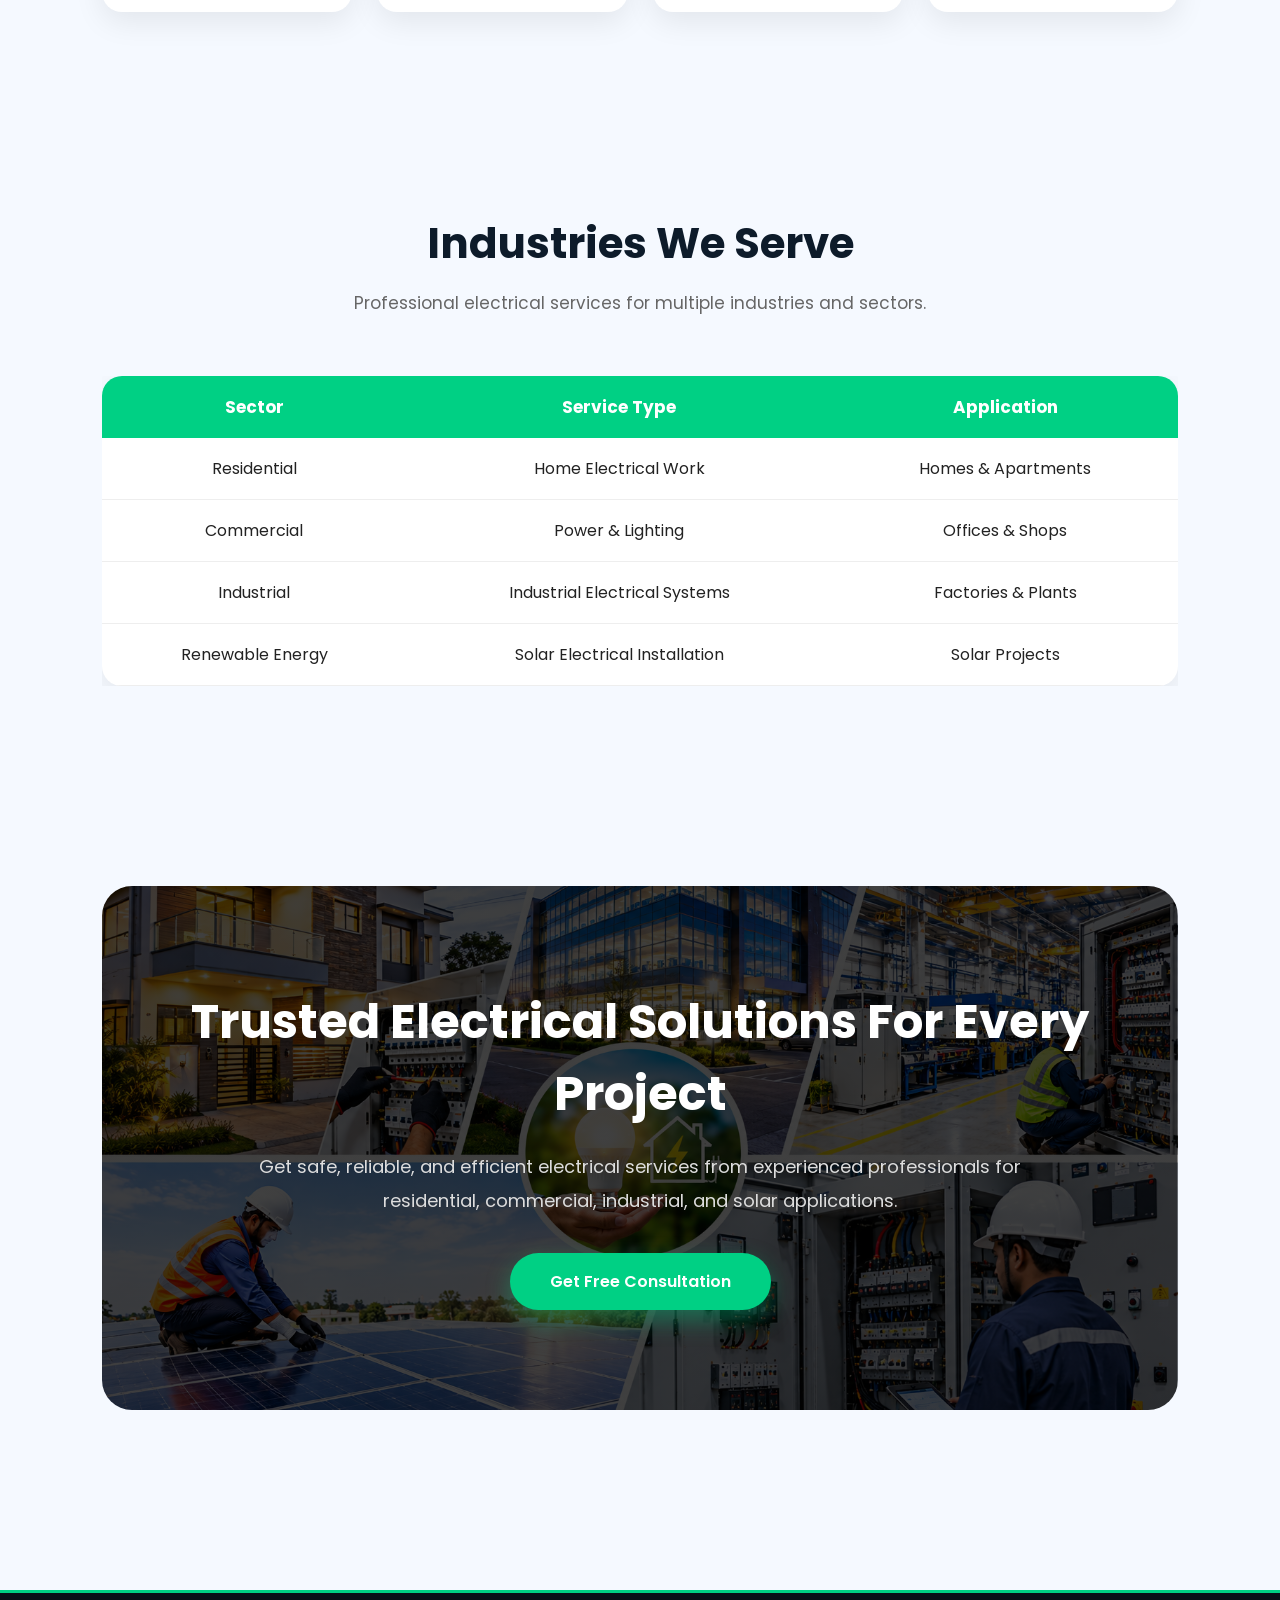
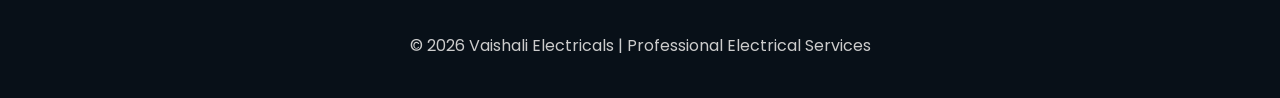
<file: src/main/resources/static/electricalservices.html>
<!DOCTYPE html>
<html lang="en">

<head>

<meta charset="UTF-8">
<meta name="viewport" content="width=device-width, initial-scale=1.0">

<title>Electrical Services</title>
<link rel="icon" href="images/logo.jpeg">

<link href="https://fonts.googleapis.com/css2?family=Poppins:wght@300;400;500;600;700&display=swap" rel="stylesheet">

<style>

*{
margin:0;
padding:0;
box-sizing:border-box;
scroll-behavior:smooth;
}

body{
font-family:'Poppins',sans-serif;
background:#f5f9ff;
color:#222;
overflow-x:hidden;
}

/* NAVBAR */

nav{
width:100%;
padding:18px 8%;
display:flex;
justify-content:space-between;
align-items:center;
position:fixed;
top:0;
left:0;
z-index:1000;
background:rgba(0,0,0,0.65);
backdrop-filter:blur(10px);
transition:0.4s;
}

.logo{
font-size:30px;
font-weight:700;
color:white;
}

.logo span{
color:#00d084;
}

nav ul{
display:flex;
gap:30px;
list-style:none;
}

nav ul li a{
text-decoration:none;
color:white;
font-size:15px;
font-weight:500;
transition:0.3s;
position:relative;
}

nav ul li a::after{
content:'';
position:absolute;
left:0;
bottom:-6px;
width:0%;
height:2px;
background:#00d084;
transition:0.4s;
}

nav ul li a:hover::after{
width:100%;
}

nav ul li a:hover{
color:#00d084;
}

/* HERO */

.hero{
width:100%;
min-height:100vh;

background:
linear-gradient(rgba(0,0,0,0.7),rgba(0,0,0,0.75)),
url('https://images.unsplash.com/photo-1621905252507-b35492cc74b4?q=80&w=1600&auto=format&fit=crop');

background-size:cover;
background-position:center;

display:flex;
align-items:center;
padding:0 8%;
color:white;
}

.hero-content{
max-width:760px;
animation:fadeUp 1.2s ease;
}

.hero-content h1{
font-size:68px;
line-height:82px;
margin-bottom:25px;
}

.hero-content h1 span{
color:#00d084;
}

.hero-content p{
font-size:18px;
line-height:34px;
margin-bottom:35px;
color:#ddd;
}

.hero-btn{
display:inline-block;
padding:16px 40px;
background:#00d084;
color:white;
text-decoration:none;
font-weight:600;
border-radius:50px;
transition:0.4s;
box-shadow:0 10px 25px rgba(0,208,132,0.4);
}

.hero-btn:hover{
transform:translateY(-5px);
background:#00b06f;
}

/* SECTION */

section{
padding:100px 8%;
}

.section-title{
text-align:center;
margin-bottom:60px;
}

.section-title h2{
font-size:42px;
margin-bottom:15px;
color:#0d1b2a;
}

.section-title p{
font-size:17px;
color:#666;
}

/* CARDS */

.grid{
display:grid;
grid-template-columns:repeat(auto-fit,minmax(280px,1fr));
gap:30px;
}

.card{
background:white;
padding:35px;
border-radius:25px;
box-shadow:0 10px 30px rgba(0,0,0,0.08);
transition:0.4s;
position:relative;
overflow:hidden;
}

.card::before{
content:'';
position:absolute;
top:0;
left:0;
width:100%;
height:5px;
background:linear-gradient(90deg,#00d084,#0099ff);
}

.card:hover{
transform:translateY(-12px);
box-shadow:0 20px 45px rgba(0,0,0,0.15);
}

.card h3{
margin-bottom:15px;
font-size:24px;
color:#0d1b2a;
}

.card p{
line-height:30px;
color:#555;
}

/* IMAGE */

.image-section{
padding:0 8% 70px;
}

.image-section img{
width:100%;
border-radius:25px;
box-shadow:0 15px 40px rgba(0,0,0,0.15);
}

/* HIGHLIGHT */

.highlight{
background:linear-gradient(135deg,#0d1b2a,#1b263b);
color:white;
border-radius:30px;
padding:70px;
margin-top:50px;
}

.highlight-grid{
display:grid;
grid-template-columns:repeat(auto-fit,minmax(250px,1fr));
gap:30px;
margin-top:40px;
}

.highlight-card{
background:rgba(255,255,255,0.08);
padding:30px;
border-radius:20px;
transition:0.4s;
backdrop-filter:blur(10px);
}

.highlight-card:hover{
transform:translateY(-10px);
background:#00d084;
}

/* PROCESS */

.process{
display:grid;
grid-template-columns:repeat(auto-fit,minmax(200px,1fr));
gap:25px;
margin-top:50px;
}

.step{
background:white;
padding:35px;
border-radius:20px;
text-align:center;
box-shadow:0 10px 30px rgba(0,0,0,0.08);
transition:0.4s;
}

.step:hover{
background:#00d084;
color:white;
transform:translateY(-8px);
}

.step span{
display:inline-block;
width:65px;
height:65px;
line-height:65px;
border-radius:50%;
background:#0d1b2a;
color:white;
font-size:24px;
font-weight:600;
margin-bottom:20px;
}

/* TABLE */

.table-container{
overflow-x:auto;
margin-top:40px;
}

table{
width:100%;
border-collapse:collapse;
background:white;
border-radius:20px;
overflow:hidden;
box-shadow:0 10px 30px rgba(0,0,0,0.08);
}

table th{
background:#00d084;
color:white;
padding:18px;
font-size:17px;
}

table td{
padding:18px;
border-bottom:1px solid #eee;
text-align:center;
}

table tr:hover{
background:#f3fff9;
}

/* CTA */

.cta{
text-align:center;

background:
linear-gradient(rgba(0,0,0,0.75),rgba(0,0,0,0.75)),
url('./images/Electricals.png');

background-size:cover;
background-position:center;

color:white;
border-radius:30px;
padding:100px 40px;
}

.cta h2{
font-size:48px;
margin-bottom:20px;
}

.cta p{
max-width:850px;
margin:auto;
line-height:34px;
font-size:18px;
margin-bottom:35px;
color:#ddd;
}

/* FOOTER */

footer{
background:#081018;
color:#ccc;
padding:40px 8%;
text-align:center;
margin-top:80px;
border-top:3px solid #00d084;
}

/* ANIMATION */

@keyframes fadeUp{

from{
opacity:0;
transform:translateY(50px);
}

to{
opacity:1;
transform:translateY(0);
}

}

/* RESPONSIVE */

@media(max-width:900px){

.hero-content h1{
font-size:45px;
line-height:58px;
}

nav ul{
display:none;
}

section{
padding:80px 5%;
}

.hero{
padding:0 5%;
}

.highlight{
padding:45px 25px;
}

.cta h2{
font-size:35px;
}

}

</style>

</head>

<body>

<!-- NAVBAR -->

<nav>

<div class="logo">
Vaishali <span>Electricals</span>
</div>

<ul>
<li><a href="index.html">Home</a></li>
<li><a href="#about">About</a></li>
<li><a href="#services">Services</a></li>
<li><a href="#benefits">Benefits</a></li>
<li><a href="#process">Process</a></li>
<li><a href="#projects">Projects</a></li>
<li><a href="#contact">Contact</a></li>
</ul>

</nav>

<!-- HERO -->

<section class="hero">

<div class="hero-content">

<h1>
Professional <span>Electrical</span><br>
Services
</h1>

<p>
Reliable and high-quality electrical solutions for residential, commercial, industrial, and renewable energy projects with complete safety and professional support.
</p>

<a href="#about" class="hero-btn">
Explore Services
</a>

</div>

</section>

<!-- ABOUT -->

<section id="about">

<div class="section-title">

<h2>What are Electrical Services?</h2>

<p>
Electrical services include installation, maintenance, repair, testing, and safety solutions for electrical systems and equipment.
</p>

</div>

<div class="grid">

<div class="card">
<h3>Electrical Installation</h3>
<p>
Complete installation of wiring, panels, switches, lighting systems, and electrical equipment.
</p>
</div>

<div class="card">
<h3>Repair & Maintenance</h3>
<p>
Professional troubleshooting, fault finding, preventive maintenance, and electrical repairs.
</p>
</div>

<div class="card">
<h3>Safety Solutions</h3>
<p>
Electrical safety inspections, earthing systems, surge protection, and fire safety compliance.
</p>
</div>

</div>

</section>

<!-- IMAGE -->

<div class="image-section">

<img src="images/Electricals.png" alt="Electrical Services">

</div>

<!-- SERVICES -->

<section id="services">

<div class="section-title">

<h2>Our Electrical Services</h2>

<p>
Professional electrical solutions for homes, businesses, industries, and solar projects.
</p>

</div>

<div class="grid">

<div class="card">
<h3>Residential Electrical Work</h3>
<p>
House wiring, lighting installation, switchboards, fans, and electrical safety systems.
</p>
</div>

<div class="card">
<h3>Commercial Electrical Services</h3>
<p>
Electrical setup and maintenance for offices, shops, malls, and commercial buildings.
</p>
</div>

<div class="card">
<h3>Industrial Electrical Solutions</h3>
<p>
HT/LT panels, industrial wiring, machinery connections, and power distribution systems.
</p>
</div>

<div class="card">
<h3>Solar Electrical Services</h3>
<p>
Electrical installation for solar systems including inverter, ACDB/DCDB, and net metering.
</p>
</div>

<div class="card">
<h3>Electrical Testing</h3>
<p>
Load testing, insulation testing, voltage analysis, and electrical system inspection.
</p>
</div>

<div class="card">
<h3>AMC Services</h3>
<p>
Annual maintenance contracts for continuous and reliable electrical system performance.
</p>
</div>

</div>

</section>

<!-- BENEFITS -->

<section id="benefits">

<div class="highlight">

<div class="section-title">

<h2 style="color:white;">
Benefits of Professional Electrical Services
</h2>

<p style="color:#ccc;">
Why professional electrical services are important for modern infrastructure.
</p>

</div>

<div class="highlight-grid">

<div class="highlight-card">
<h3>Maximum Safety</h3>
<p>
Reduces electrical hazards and ensures safe operation.
</p>
</div>

<div class="highlight-card">
<h3>Reliable Performance</h3>
<p>
Professional installations improve efficiency and system reliability.
</p>
</div>

<div class="highlight-card">
<h3>Energy Efficiency</h3>
<p>
Optimized electrical systems help reduce electricity consumption.
</p>
</div>

<div class="highlight-card">
<h3>Long-Term Durability</h3>
<p>
Quality materials and proper installation increase system lifespan.
</p>
</div>

</div>

</div>

</section>

<!-- PROCESS -->

<section id="process">

<div class="section-title">

<h2>Electrical Service Process</h2>

<p>
Step-by-step professional workflow for electrical projects.
</p>

</div>

<div class="process">

<div class="step">
<span>1</span>
<h3>Inspection</h3>
</div>

<div class="step">
<span>2</span>
<h3>Planning</h3>
</div>

<div class="step">
<span>3</span>
<h3>Load Analysis</h3>
</div>

<div class="step">
<span>4</span>
<h3>Material Selection</h3>
</div>

<div class="step">
<span>5</span>
<h3>Installation</h3>
</div>

<div class="step">
<span>6</span>
<h3>Testing</h3>
</div>

<div class="step">
<span>7</span>
<h3>Safety Check</h3>
</div>

<div class="step">
<span>8</span>
<h3>Completion</h3>
</div>

</div>

</section>

<!-- PROJECTS -->

<section id="projects">

<div class="section-title">

<h2>Industries We Serve</h2>

<p>
Professional electrical services for multiple industries and sectors.
</p>

</div>

<div class="table-container">

<table>

<tr>
<th>Sector</th>
<th>Service Type</th>
<th>Application</th>
</tr>

<tr>
<td>Residential</td>
<td>Home Electrical Work</td>
<td>Homes & Apartments</td>
</tr>

<tr>
<td>Commercial</td>
<td>Power & Lighting</td>
<td>Offices & Shops</td>
</tr>

<tr>
<td>Industrial</td>
<td>Industrial Electrical Systems</td>
<td>Factories & Plants</td>
</tr>

<tr>
<td>Renewable Energy</td>
<td>Solar Electrical Installation</td>
<td>Solar Projects</td>
</tr>

</table>

</div>

</section>

<!-- CTA -->

<section id="contact">

<div class="cta">

<h2>
Trusted Electrical Solutions For Every Project
</h2>

<p>
Get safe, reliable, and efficient electrical services from experienced professionals for residential, commercial, industrial, and solar applications.
</p>

<a href="aboutus.html" class="hero-btn">
Get Free Consultation
</a>

</div>

</section>

<!-- FOOTER -->

<footer>

<p>
© 2026 Vaishali Electricals | Professional Electrical Services
</p>

</footer>

<!-- JS -->

<script>

window.addEventListener("scroll",function(){

const nav = document.querySelector("nav");

if(window.scrollY > 50){
nav.style.background = "#081018";
}
else{
nav.style.background = "rgba(0,0,0,0.65)";
}

});

</script>

</body>
</html>
</file>
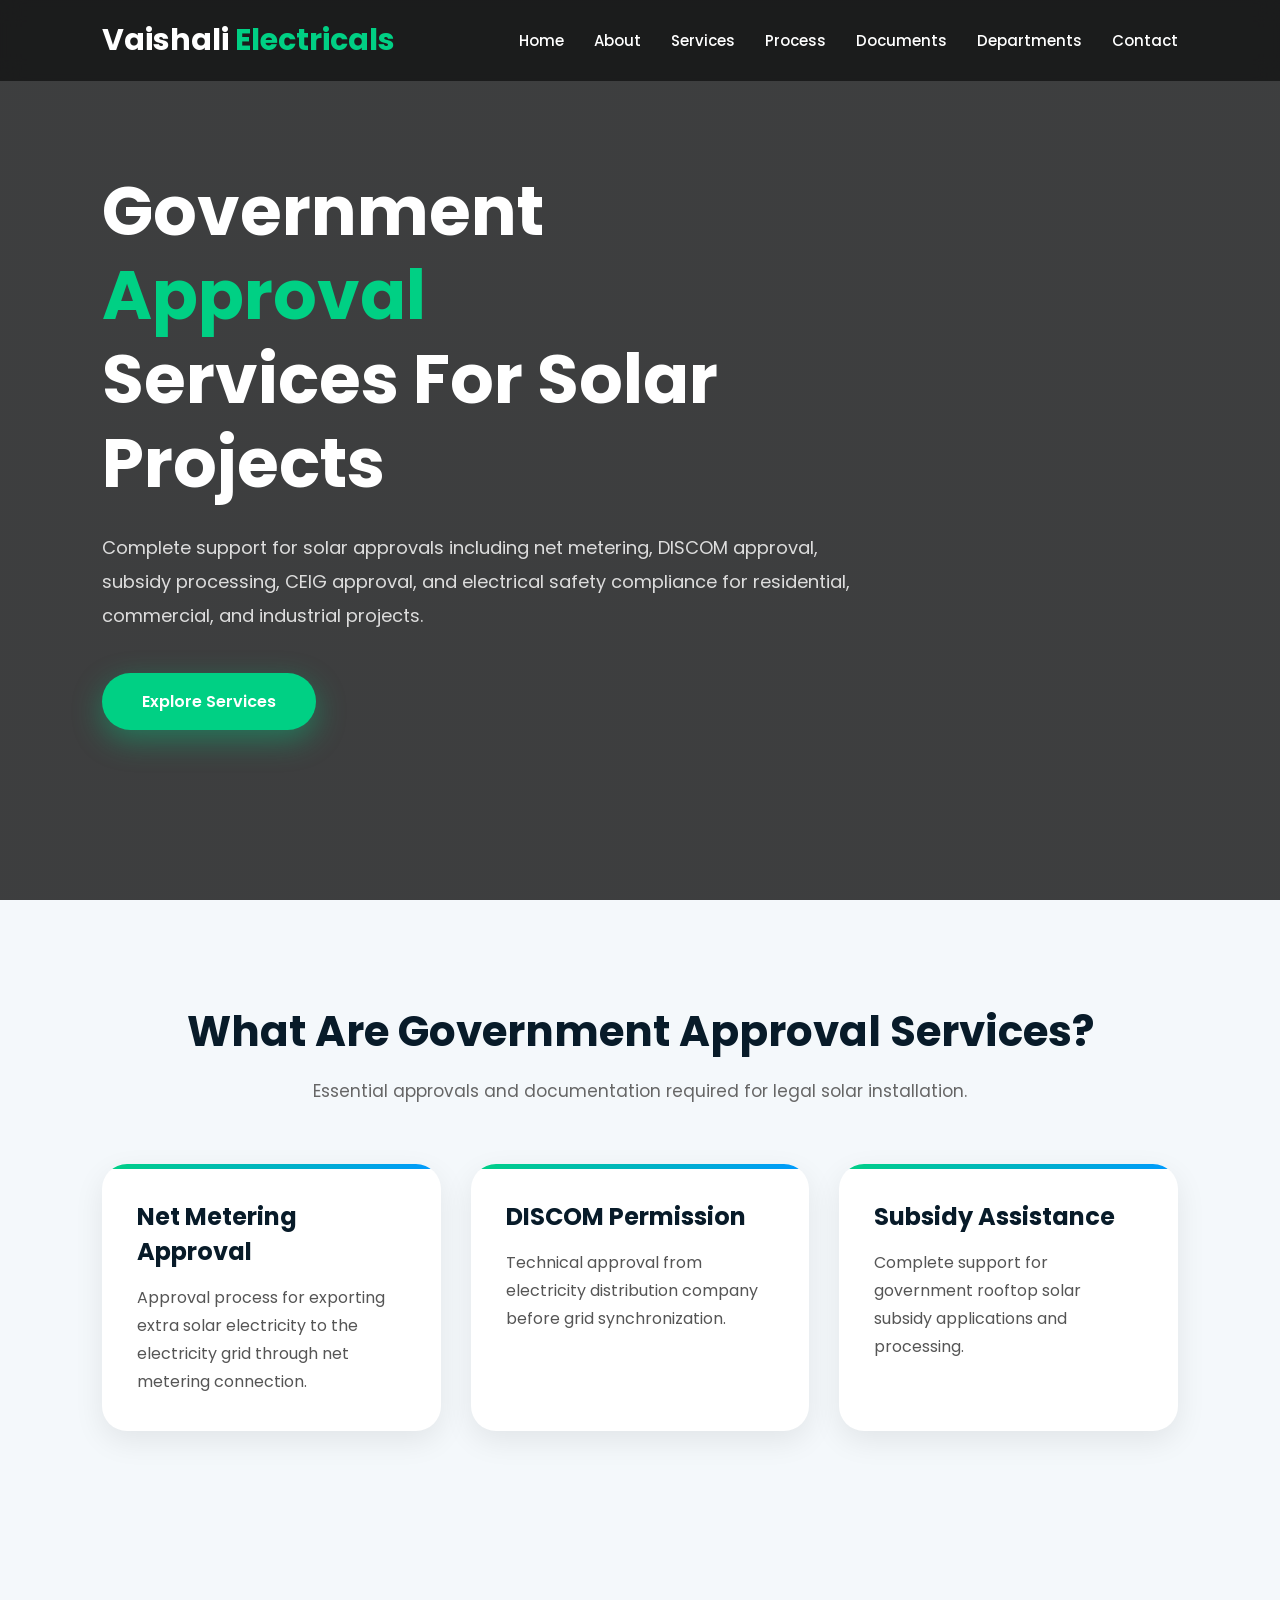
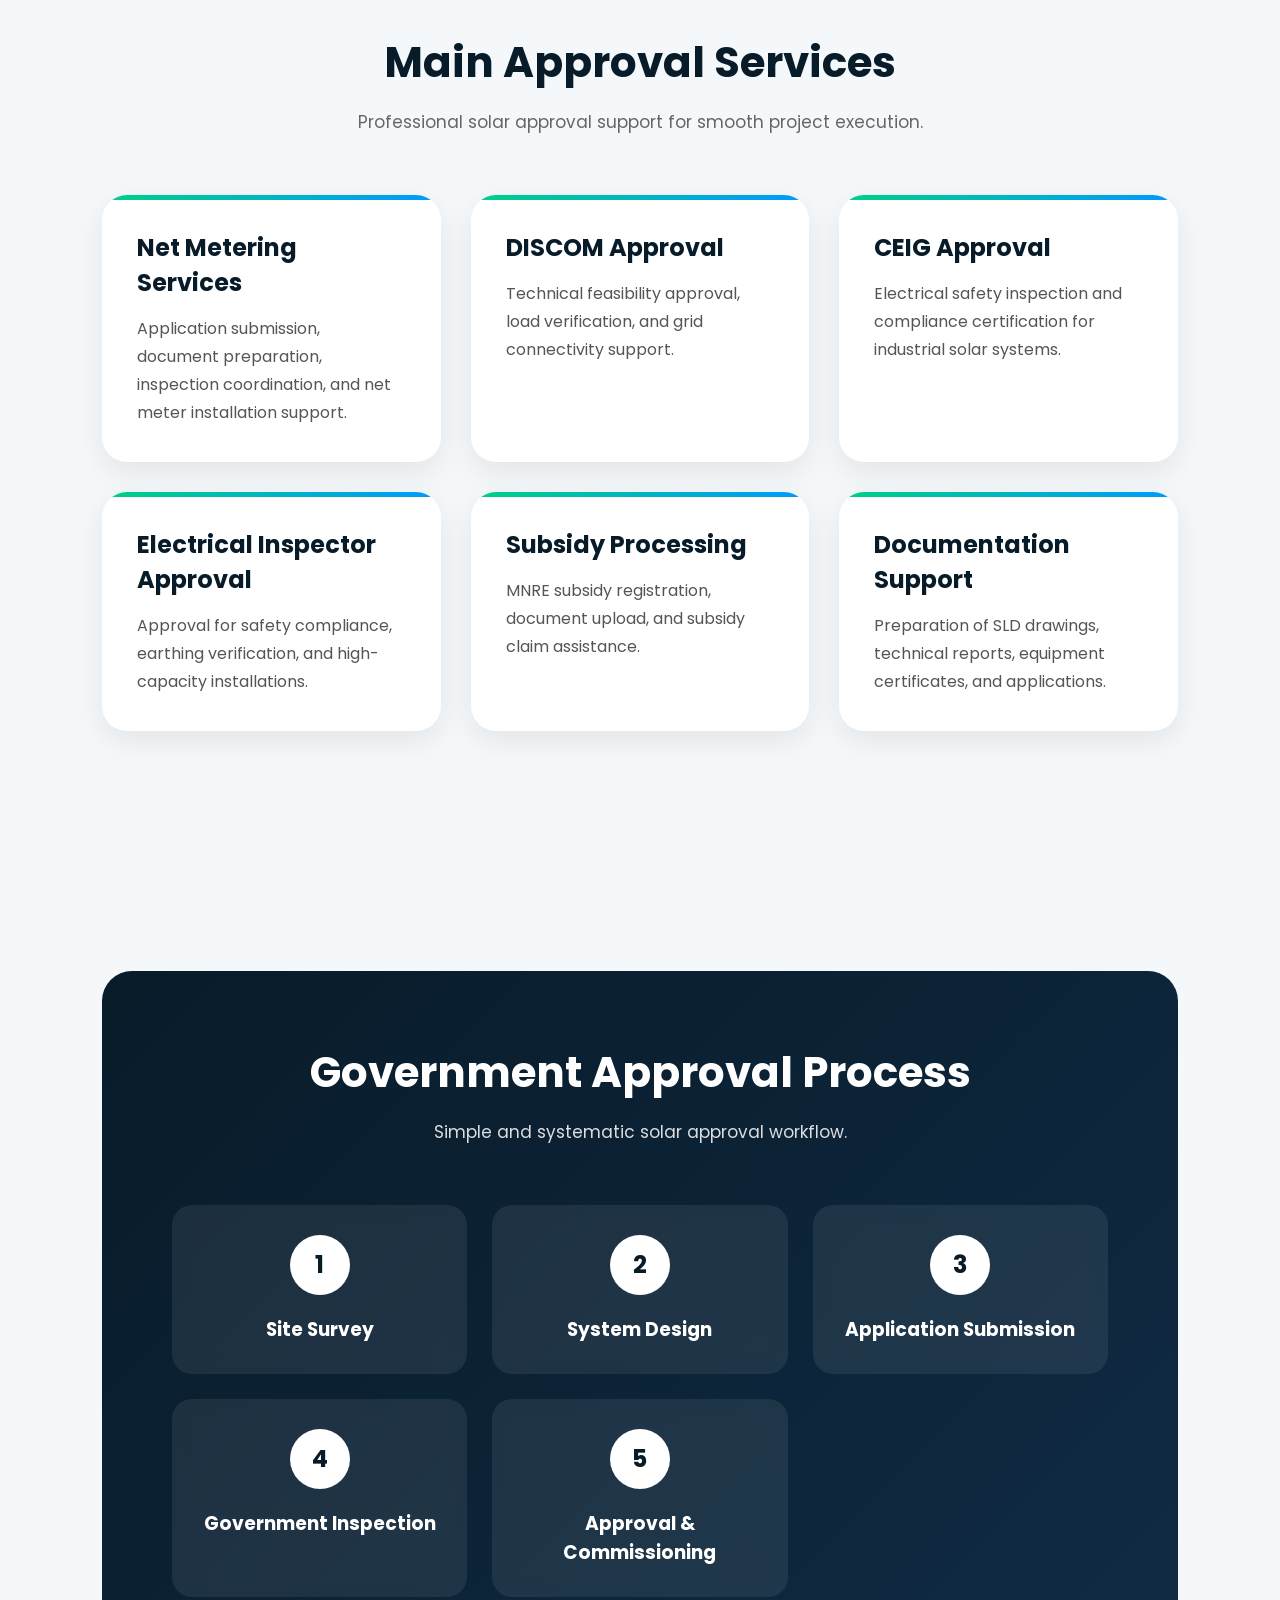
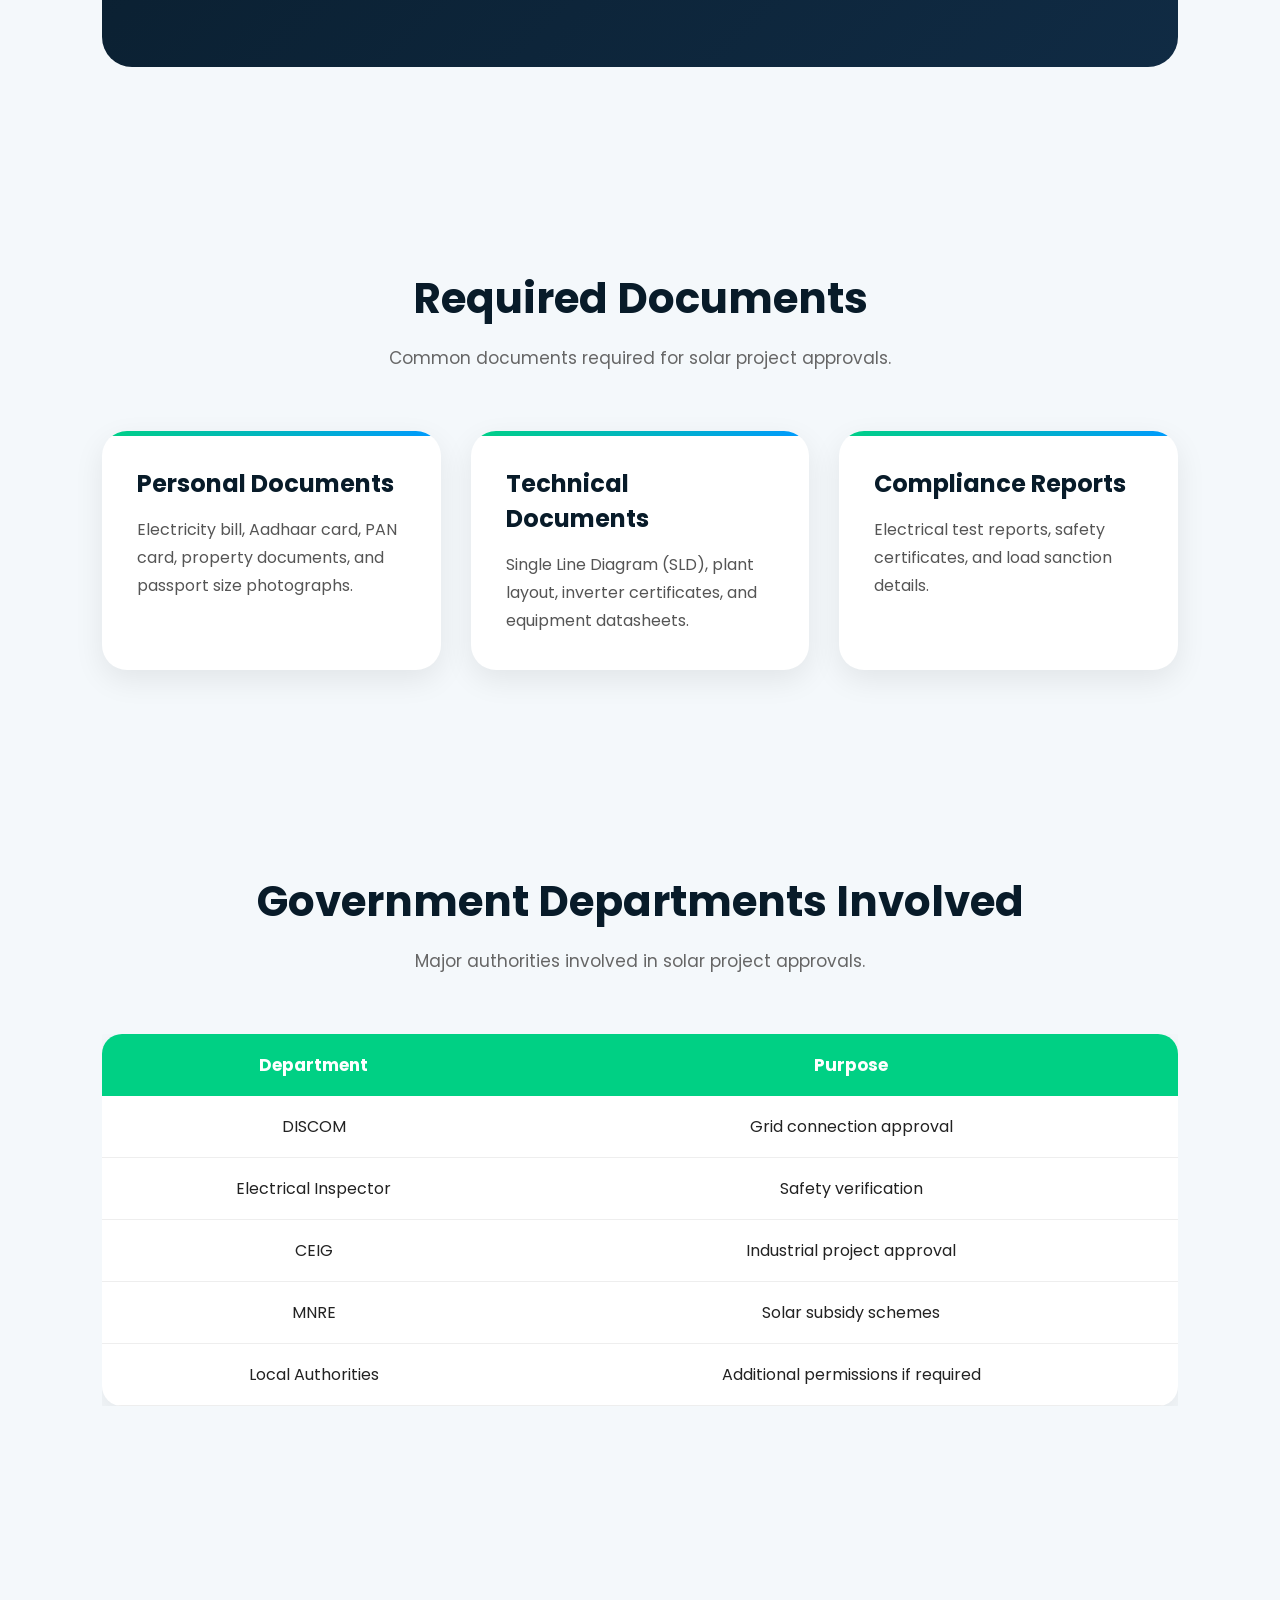
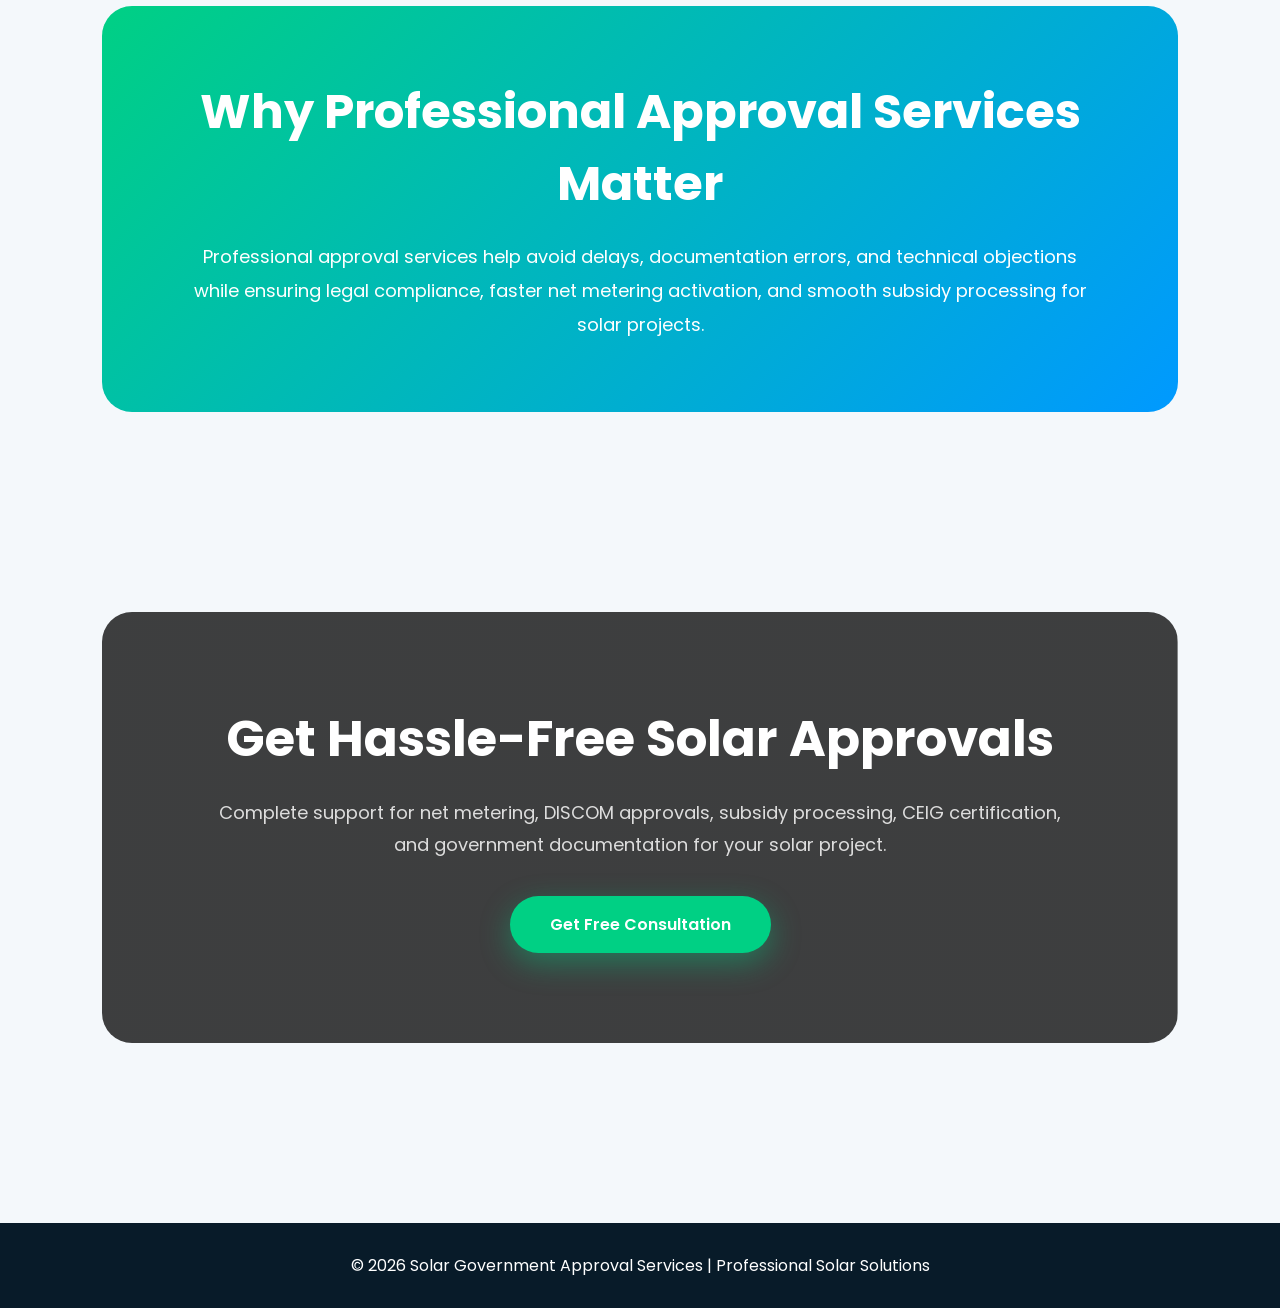
<file: src/main/resources/static/govermentApproval.html>
<!DOCTYPE html>
<html lang="en">
<head>
<meta charset="UTF-8">
<meta name="viewport" content="width=device-width, initial-scale=1.0">

<title>Government Approval Services | Solar Projects</title>
<link rel="icon" href="images/logo.jpeg">

<link href="https://fonts.googleapis.com/css2?family=Poppins:wght@300;400;500;600;700&display=swap" rel="stylesheet">

<style>

*{
margin:0;
padding:0;
box-sizing:border-box;
scroll-behavior:smooth;
}

body{
font-family:'Poppins',sans-serif;
background:#f4f8fb;
color:#222;
overflow-x:hidden;
}

/* NAVBAR */

nav{
position:fixed;
top:0;
left:0;
width:100%;
padding:18px 8%;
display:flex;
justify-content:space-between;
align-items:center;
background:rgba(0,0,0,0.55);
backdrop-filter:blur(10px);
z-index:1000;
transition:0.4s;
}

.logo{
font-size:30px;
font-weight:700;
color:white;
}

.logo span{
color:#00d084;
}

nav ul{
display:flex;
gap:30px;
list-style:none;
}

nav ul li a{
text-decoration:none;
color:white;
font-size:15px;
font-weight:500;
transition:0.3s;
}

nav ul li a:hover{
color:#00d084;
}

/* HERO */

.hero{
width:100%;
min-height:100vh;
background:
linear-gradient(rgba(0,0,0,0.75),rgba(0,0,0,0.75)),
url('https://images.unsplash.com/photo-1497436072909-60f360e1d4b1?q=80&w=1600&auto=format&fit=crop');

background-size:cover;
background-position:center;
display:flex;
align-items:center;
padding:0 8%;
color:white;
}

.hero-content{
max-width:760px;
animation:fadeUp 1.2s ease;
}

.hero-content h1{
font-size:68px;
line-height:84px;
margin-bottom:25px;
}

.hero-content h1 span{
color:#00d084;
}

.hero-content p{
font-size:18px;
line-height:34px;
margin-bottom:40px;
color:#ddd;
}

.hero-btn{
display:inline-block;
padding:16px 40px;
background:#00d084;
color:white;
text-decoration:none;
font-weight:600;
border-radius:50px;
transition:0.4s;
box-shadow:0 10px 30px rgba(0,208,132,0.4);
}

.hero-btn:hover{
transform:translateY(-6px);
background:#00b86b;
}

/* SECTION */

section{
padding:100px 8%;
}

.section-title{
text-align:center;
margin-bottom:60px;
}

.section-title h2{
font-size:42px;
margin-bottom:15px;
color:#081b29;
}

.section-title p{
font-size:17px;
color:#666;
}

/* CARDS */

.grid{
display:grid;
grid-template-columns:repeat(auto-fit,minmax(280px,1fr));
gap:30px;
}

.card{
background:white;
padding:35px;
border-radius:25px;
box-shadow:0 10px 30px rgba(0,0,0,0.08);
transition:0.4s;
position:relative;
overflow:hidden;
}

.card::before{
content:'';
position:absolute;
top:0;
left:0;
width:100%;
height:5px;
background:linear-gradient(90deg,#00d084,#0099ff);
}

.card:hover{
transform:translateY(-10px);
}

.card h3{
font-size:24px;
margin-bottom:15px;
color:#081b29;
}

.card p{
line-height:28px;
color:#555;
}

/* PROCESS */

.process{
background:linear-gradient(135deg,#081b29,#102b44);
padding:70px;
border-radius:30px;
color:white;
margin-top:40px;
}

.steps{
display:grid;
grid-template-columns:repeat(auto-fit,minmax(220px,1fr));
gap:25px;
margin-top:40px;
}

.step{
background:rgba(255,255,255,0.08);
padding:30px;
border-radius:20px;
text-align:center;
backdrop-filter:blur(8px);
transition:0.4s;
}

.step:hover{
background:#00d084;
transform:translateY(-8px);
}

.step span{
display:inline-block;
width:60px;
height:60px;
line-height:60px;
background:white;
color:#081b29;
border-radius:50%;
font-size:24px;
font-weight:700;
margin-bottom:20px;
}

/* TABLE */

.table-container{
overflow-x:auto;
margin-top:40px;
}

table{
width:100%;
border-collapse:collapse;
background:white;
border-radius:20px;
overflow:hidden;
box-shadow:0 10px 30px rgba(0,0,0,0.08);
}

table th{
background:#00d084;
color:white;
padding:18px;
font-size:17px;
}

table td{
padding:18px;
text-align:center;
border-bottom:1px solid #eee;
}

table tr:hover{
background:#f1fff9;
}

/* HIGHLIGHT */

.highlight{
background:linear-gradient(135deg,#00d084,#0099ff);
padding:70px;
border-radius:30px;
color:white;
text-align:center;
}

.highlight h2{
font-size:48px;
margin-bottom:20px;
}

.highlight p{
max-width:900px;
margin:auto;
line-height:34px;
font-size:18px;
}

/* CTA */

.cta{
background:
linear-gradient(rgba(0,0,0,0.75),rgba(0,0,0,0.75)),
url('https://images.unsplash.com/photo-1508514177221-188b1cf16e9d?q=80&w=1600&auto=format&fit=crop');

background-size:cover;
background-position:center;
padding:90px 40px;
border-radius:30px;
text-align:center;
color:white;
}

.cta h2{
font-size:50px;
margin-bottom:20px;
}

.cta p{
max-width:850px;
margin:auto;
line-height:32px;
font-size:18px;
margin-bottom:35px;
color:#ddd;
}

/* FOOTER */

footer{
background:#081b29;
color:white;
padding:30px 8%;
text-align:center;
margin-top:80px;
}

/* ANIMATION */

@keyframes fadeUp{

from{
opacity:0;
transform:translateY(60px);
}

to{
opacity:1;
transform:translateY(0);
}

}

/* RESPONSIVE */

@media(max-width:900px){

.hero-content h1{
font-size:46px;
line-height:58px;
}

nav ul{
display:none;
}

.hero{
padding:0 5%;
}

section{
padding:80px 5%;
}

.process{
padding:40px 20px;
}

.highlight{
padding:40px 20px;
}

.highlight h2{
font-size:36px;
}

.cta h2{
font-size:36px;
}

}

</style>
</head>

<body>

<!-- NAVBAR -->

<nav>

<div class="logo">Vaishali <span>Electricals</span>
</div>

<ul>
<li><a href="index.html">Home</a></li>
<li><a href="#about">About</a></li>
<li><a href="#services">Services</a></li>
<li><a href="#process">Process</a></li>
<li><a href="#documents">Documents</a></li>
<li><a href="#departments">Departments</a></li>
<li><a href="#contact">Contact</a></li>
</ul>

</nav>

<!-- HERO -->

<section class="hero">

<div class="hero-content">

<h1>Government <span>Approval</span><br>Services For Solar Projects</h1>

<p>
Complete support for solar approvals including net metering, DISCOM approval, subsidy processing, CEIG approval, and electrical safety compliance for residential, commercial, and industrial projects.
</p>

<a href="#services" class="hero-btn">Explore Services</a>

</div>

</section>

<!-- ABOUT -->

<section id="about">

<div class="section-title">
<h2>What Are Government Approval Services?</h2>
<p>Essential approvals and documentation required for legal solar installation.</p>
</div>

<div class="grid">

<div class="card">
<h3>Net Metering Approval</h3>
<p>
Approval process for exporting extra solar electricity to the electricity grid through net metering connection.
</p>
</div>

<div class="card">
<h3>DISCOM Permission</h3>
<p>
Technical approval from electricity distribution company before grid synchronization.
</p>
</div>

<div class="card">
<h3>Subsidy Assistance</h3>
<p>
Complete support for government rooftop solar subsidy applications and processing.
</p>
</div>

</div>

</section>

<!-- SERVICES -->

<section id="services">

<div class="section-title">
<h2>Main Approval Services</h2>
<p>Professional solar approval support for smooth project execution.</p>
</div>

<div class="grid">

<div class="card">
<h3>Net Metering Services</h3>
<p>
Application submission, document preparation, inspection coordination, and net meter installation support.
</p>
</div>

<div class="card">
<h3>DISCOM Approval</h3>
<p>
Technical feasibility approval, load verification, and grid connectivity support.
</p>
</div>

<div class="card">
<h3>CEIG Approval</h3>
<p>
Electrical safety inspection and compliance certification for industrial solar systems.
</p>
</div>

<div class="card">
<h3>Electrical Inspector Approval</h3>
<p>
Approval for safety compliance, earthing verification, and high-capacity installations.
</p>
</div>

<div class="card">
<h3>Subsidy Processing</h3>
<p>
MNRE subsidy registration, document upload, and subsidy claim assistance.
</p>
</div>

<div class="card">
<h3>Documentation Support</h3>
<p>
Preparation of SLD drawings, technical reports, equipment certificates, and applications.
</p>
</div>

</div>

</section>

<!-- PROCESS -->

<section id="process">

<div class="process">

<div class="section-title">
<h2 style="color:white;">Government Approval Process</h2>
<p style="color:#ddd;">Simple and systematic solar approval workflow.</p>
</div>

<div class="steps">

<div class="step">
<span>1</span>
<h3>Site Survey</h3>
</div>

<div class="step">
<span>2</span>
<h3>System Design</h3>
</div>

<div class="step">
<span>3</span>
<h3>Application Submission</h3>
</div>

<div class="step">
<span>4</span>
<h3>Government Inspection</h3>
</div>

<div class="step">
<span>5</span>
<h3>Approval & Commissioning</h3>
</div>

</div>

</div>

</section>

<!-- DOCUMENTS -->

<section id="documents">

<div class="section-title">
<h2>Required Documents</h2>
<p>Common documents required for solar project approvals.</p>
</div>

<div class="grid">

<div class="card">
<h3>Personal Documents</h3>
<p>
Electricity bill, Aadhaar card, PAN card, property documents, and passport size photographs.
</p>
</div>

<div class="card">
<h3>Technical Documents</h3>
<p>
Single Line Diagram (SLD), plant layout, inverter certificates, and equipment datasheets.
</p>
</div>

<div class="card">
<h3>Compliance Reports</h3>
<p>
Electrical test reports, safety certificates, and load sanction details.
</p>
</div>

</div>

</section>

<!-- DEPARTMENTS -->

<section id="departments">

<div class="section-title">
<h2>Government Departments Involved</h2>
<p>Major authorities involved in solar project approvals.</p>
</div>

<div class="table-container">

<table>

<tr>
<th>Department</th>
<th>Purpose</th>
</tr>

<tr>
<td>DISCOM</td>
<td>Grid connection approval</td>
</tr>

<tr>
<td>Electrical Inspector</td>
<td>Safety verification</td>
</tr>

<tr>
<td>CEIG</td>
<td>Industrial project approval</td>
</tr>

<tr>
<td>MNRE</td>
<td>Solar subsidy schemes</td>
</tr>

<tr>
<td>Local Authorities</td>
<td>Additional permissions if required</td>
</tr>

</table>

</div>

</section>

<!-- HIGHLIGHT -->

<section>

<div class="highlight">

<h2>Why Professional Approval Services Matter</h2>

<p>
Professional approval services help avoid delays, documentation errors, and technical objections while ensuring legal compliance, faster net metering activation, and smooth subsidy processing for solar projects.
</p>

</div>

</section>

<!-- CTA -->

<section id="contact">

<div class="cta">

<h2>Get Hassle-Free Solar Approvals</h2>

<p>
Complete support for net metering, DISCOM approvals, subsidy processing, CEIG certification, and government documentation for your solar project.
</p>

<a href="aboutus.html" class="hero-btn">Get Free Consultation</a>

</div>

</section>

<!-- FOOTER -->

<footer>

<p>
© 2026 Solar Government Approval Services | Professional Solar Solutions
</p>

</footer>

<!-- JS -->

<script>

window.addEventListener("scroll",function(){

const nav = document.querySelector("nav");

if(window.scrollY > 50){
nav.style.background = "#081b29";
}
else{
nav.style.background = "rgba(0,0,0,0.55)";
}

});

</script>

</body>
</html>
</file>
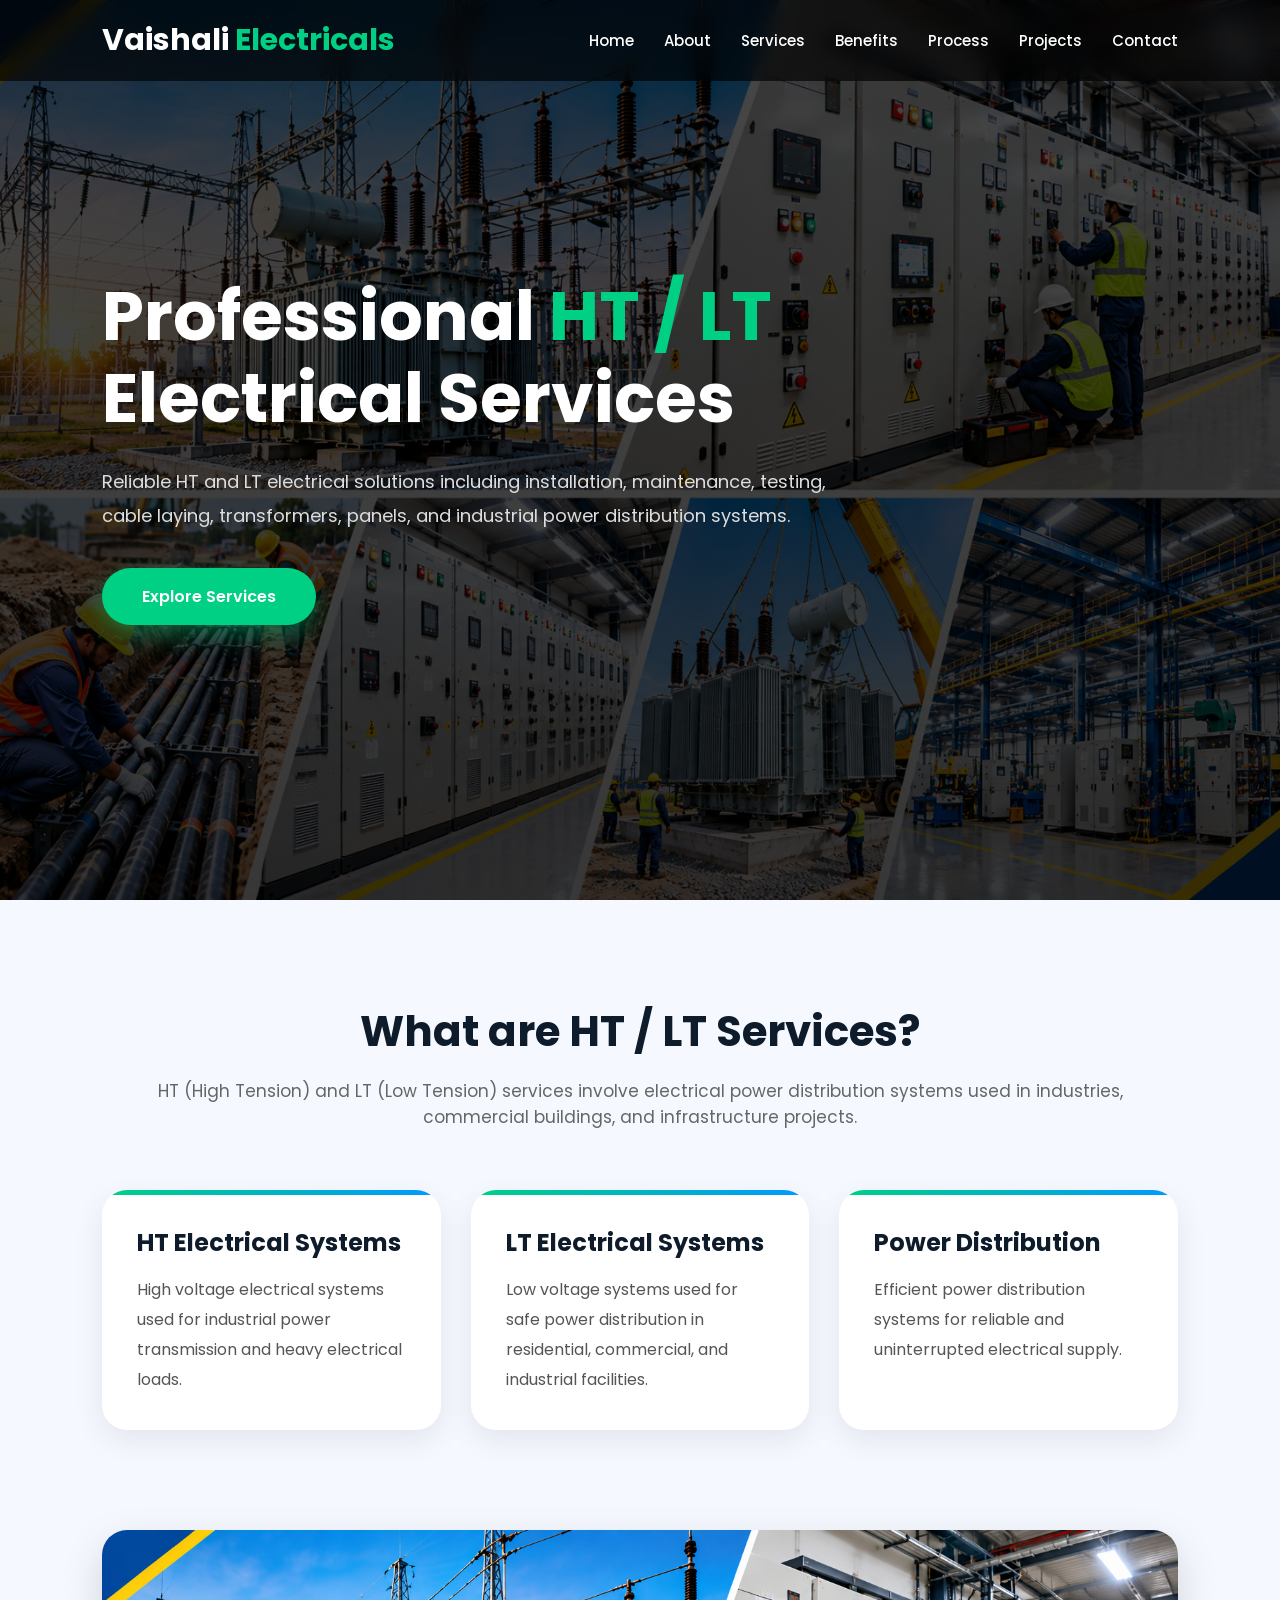
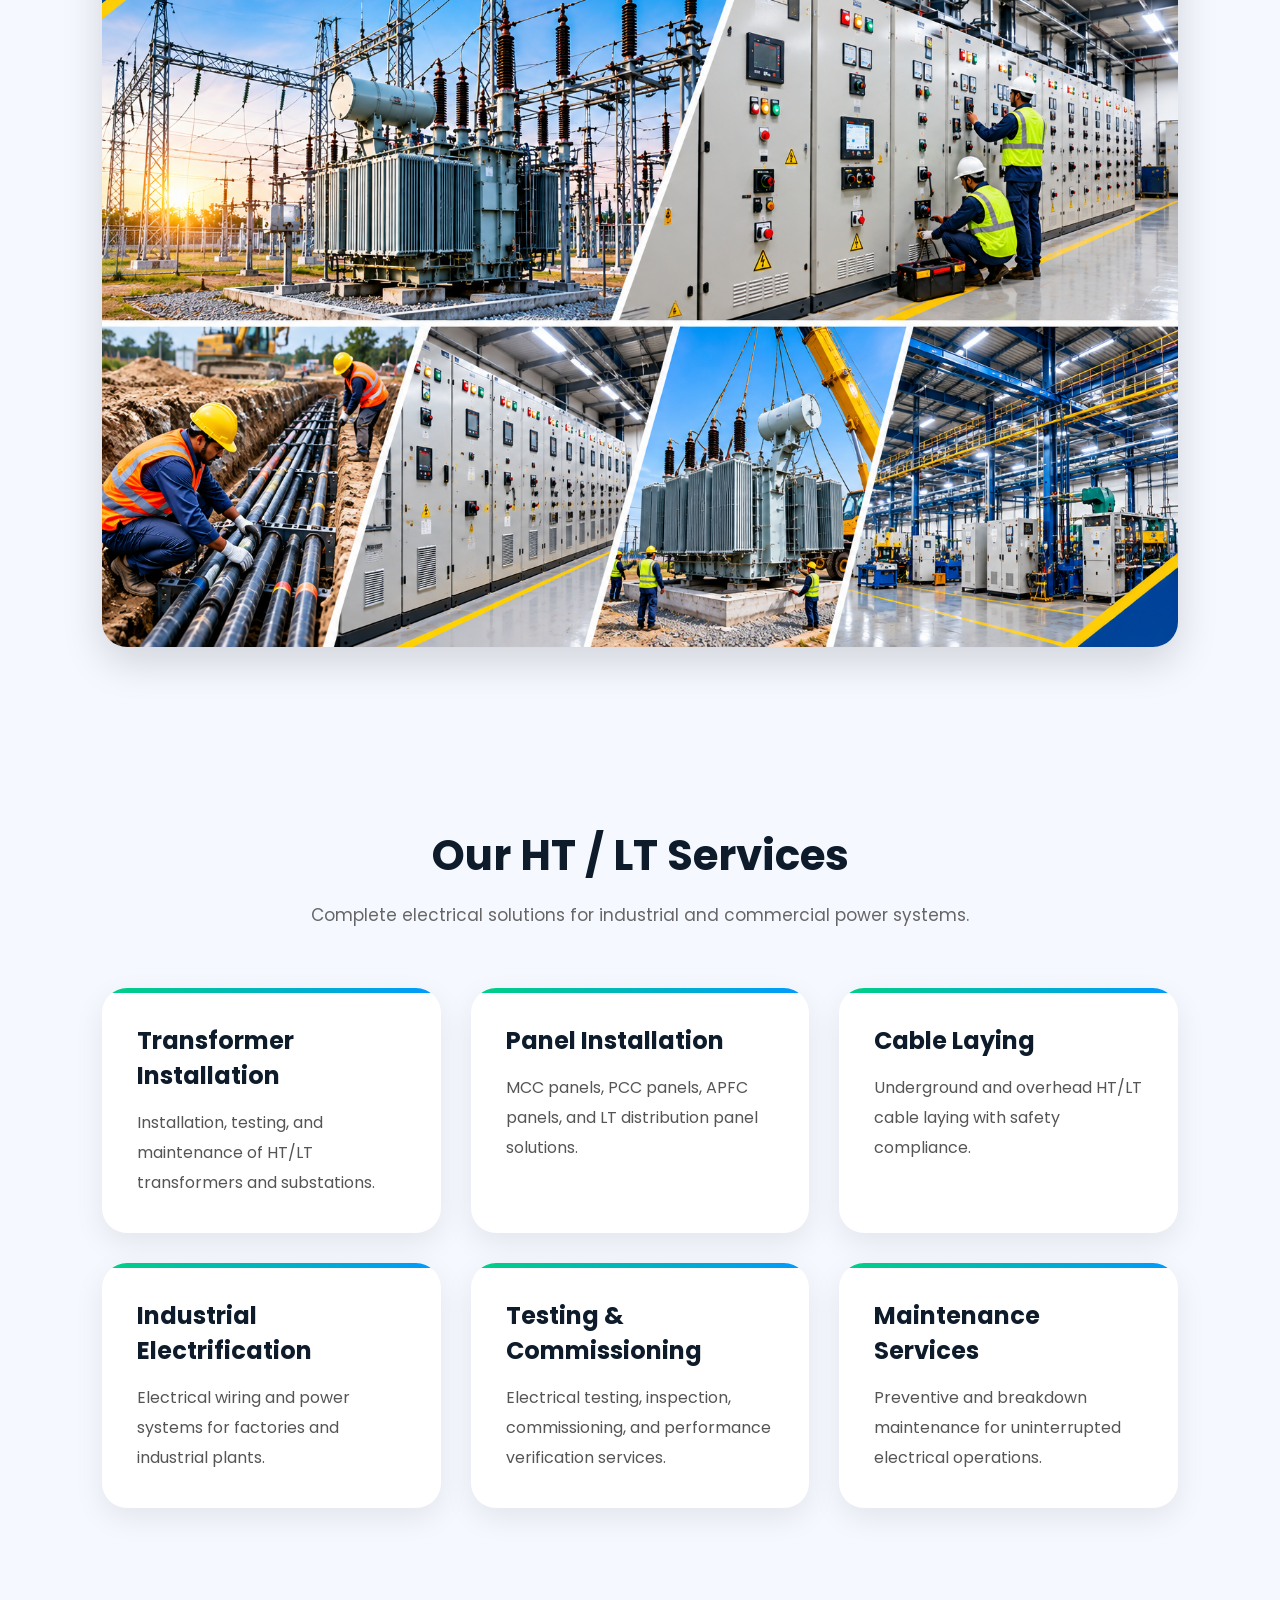
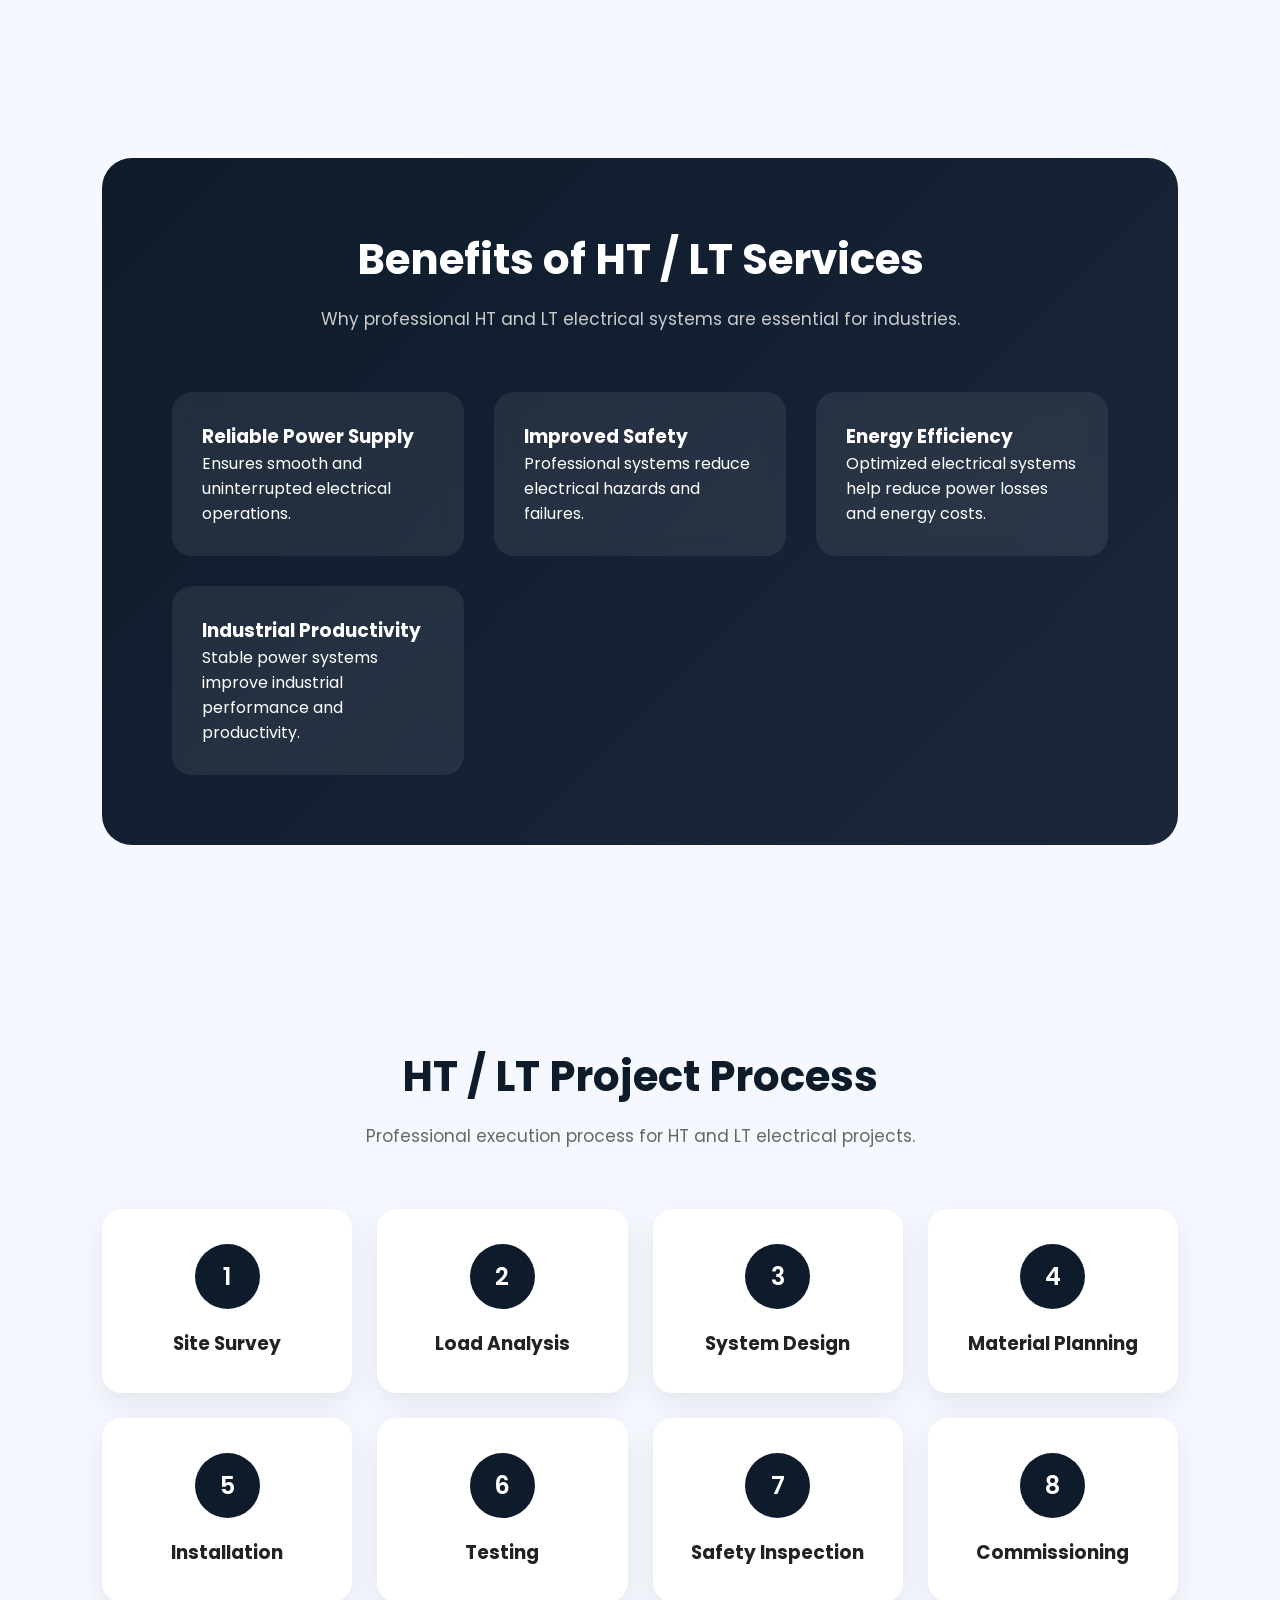
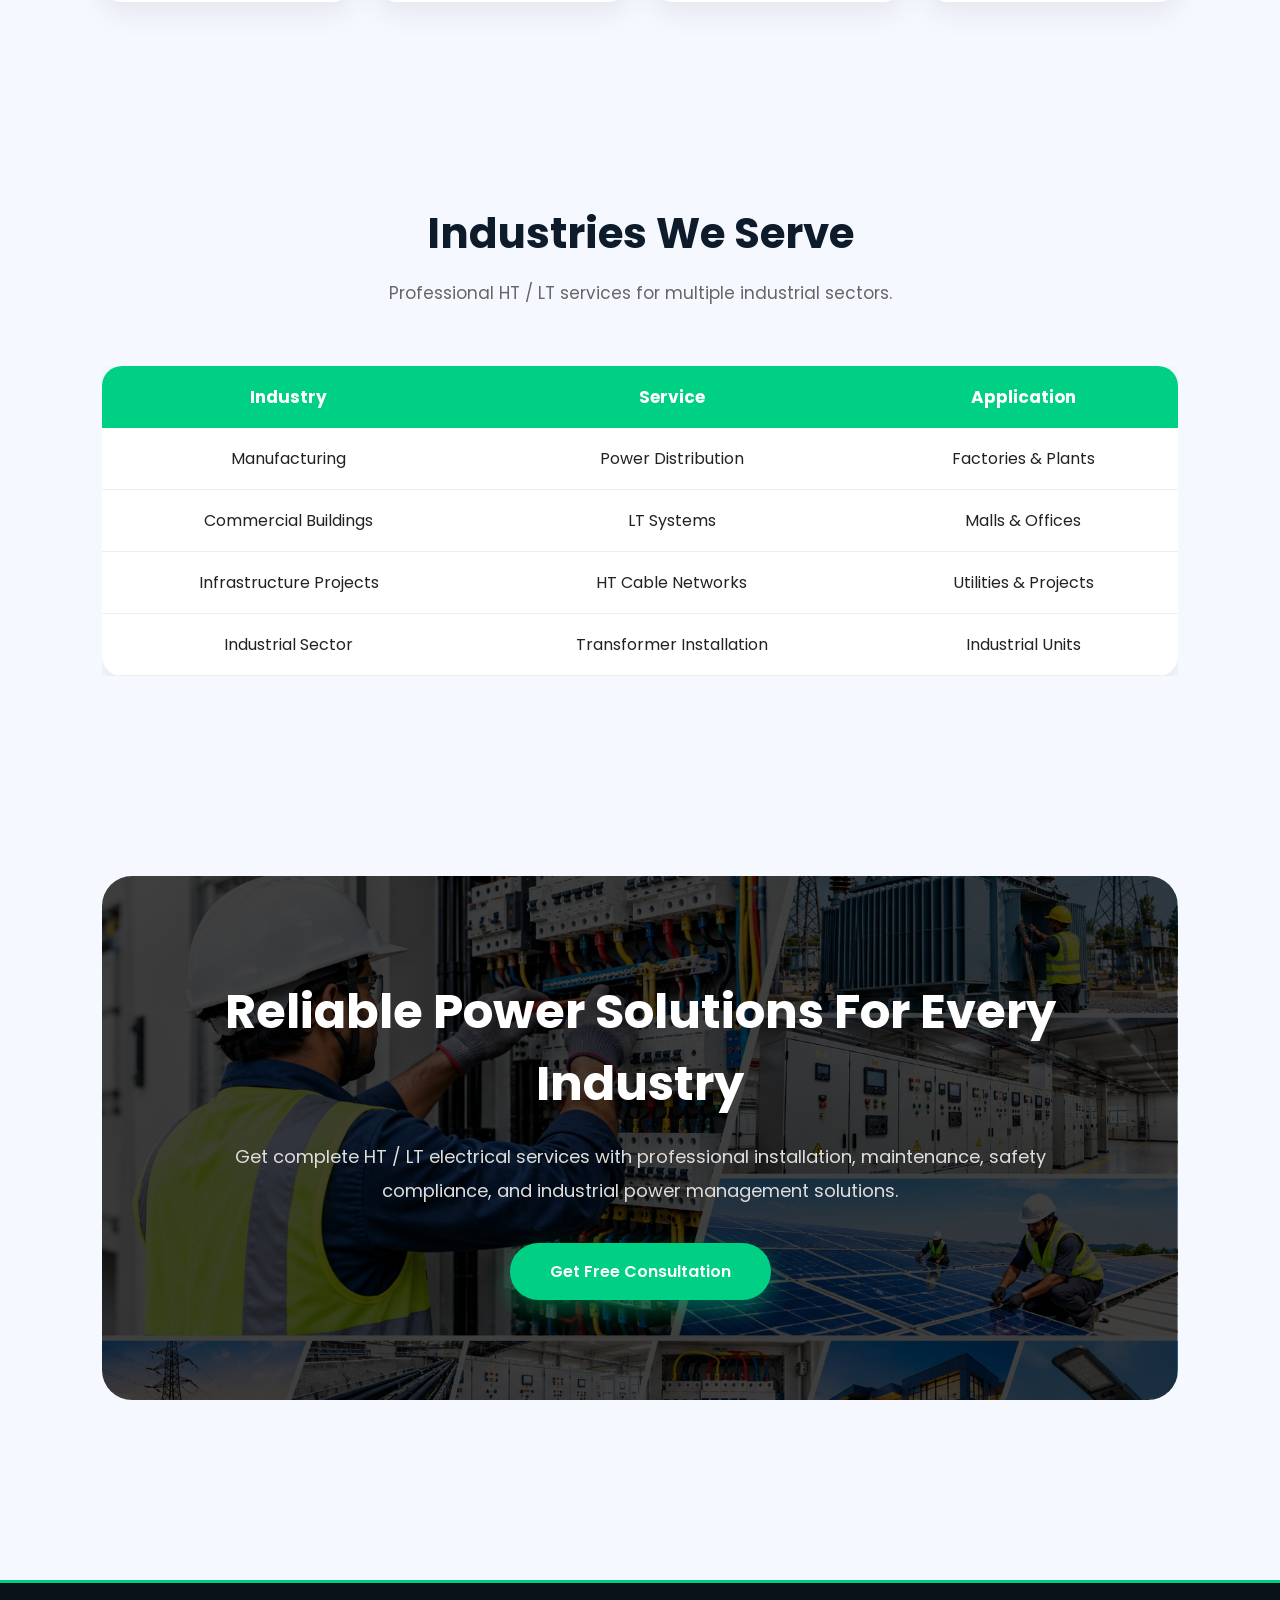
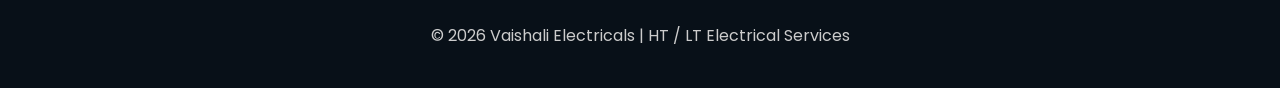
<file: src/main/resources/static/ht-lt.html>
<!DOCTYPE html>
<html lang="en">

<head>

<meta charset="UTF-8">
<meta name="viewport" content="width=device-width, initial-scale=1.0">

<title>HT / LT Electrical Services</title>
<link rel="icon" href="images/logo.jpeg">

<link href="https://fonts.googleapis.com/css2?family=Poppins:wght@300;400;500;600;700&display=swap" rel="stylesheet">

<style>

*{
margin:0;
padding:0;
box-sizing:border-box;
scroll-behavior:smooth;
}

body{
font-family:'Poppins',sans-serif;
background:#f5f9ff;
color:#222;
overflow-x:hidden;
}

/* NAVBAR */

nav{
width:100%;
padding:18px 8%;
display:flex;
justify-content:space-between;
align-items:center;
position:fixed;
top:0;
left:0;
z-index:1000;
background:rgba(0,0,0,0.65);
backdrop-filter:blur(10px);
transition:0.4s;
}

.logo{
font-size:30px;
font-weight:700;
color:white;
}

.logo span{
color:#00d084;
}

nav ul{
display:flex;
gap:30px;
list-style:none;
}

nav ul li a{
text-decoration:none;
color:white;
font-size:15px;
font-weight:500;
transition:0.3s;
position:relative;
}

nav ul li a::after{
content:'';
position:absolute;
left:0;
bottom:-6px;
width:0%;
height:2px;
background:#00d084;
transition:0.4s;
}

nav ul li a:hover::after{
width:100%;
}

nav ul li a:hover{
color:#00d084;
}

/* HERO */

.hero{
width:100%;
min-height:100vh;

background:
linear-gradient(rgba(0,0,0,0.72),rgba(0,0,0,0.78)),
url('./images/HT_LT_Services.png');

background-size:cover;
background-position:center;

display:flex;
align-items:center;
padding:0 8%;
color:white;
}

.hero-content{
max-width:760px;
animation:fadeUp 1.2s ease;
}

.hero-content h1{
font-size:68px;
line-height:82px;
margin-bottom:25px;
}

.hero-content h1 span{
color:#00d084;
}

.hero-content p{
font-size:18px;
line-height:34px;
margin-bottom:35px;
color:#ddd;
}

.hero-btn{
display:inline-block;
padding:16px 40px;
background:#00d084;
color:white;
text-decoration:none;
font-weight:600;
border-radius:50px;
transition:0.4s;
box-shadow:0 10px 25px rgba(0,208,132,0.4);
}

.hero-btn:hover{
transform:translateY(-5px);
background:#00b06f;
}

/* SECTION */

section{
padding:100px 8%;
}

.section-title{
text-align:center;
margin-bottom:60px;
}

.section-title h2{
font-size:42px;
margin-bottom:15px;
color:#0d1b2a;
}

.section-title p{
font-size:17px;
color:#666;
}

/* CARDS */

.grid{
display:grid;
grid-template-columns:repeat(auto-fit,minmax(280px,1fr));
gap:30px;
}

.card{
background:white;
padding:35px;
border-radius:25px;
box-shadow:0 10px 30px rgba(0,0,0,0.08);
transition:0.4s;
position:relative;
overflow:hidden;
}

.card::before{
content:'';
position:absolute;
top:0;
left:0;
width:100%;
height:5px;
background:linear-gradient(90deg,#00d084,#0099ff);
}

.card:hover{
transform:translateY(-12px);
box-shadow:0 20px 45px rgba(0,0,0,0.15);
}

.card h3{
margin-bottom:15px;
font-size:24px;
color:#0d1b2a;
}

.card p{
line-height:30px;
color:#555;
}

/* IMAGE */

.image-section{
padding:0 8% 70px;
}

.image-section img{
width:100%;
border-radius:25px;
box-shadow:0 15px 40px rgba(0,0,0,0.15);
}

/* HIGHLIGHT */

.highlight{
background:linear-gradient(135deg,#0d1b2a,#1b263b);
color:white;
border-radius:30px;
padding:70px;
margin-top:50px;
}

.highlight-grid{
display:grid;
grid-template-columns:repeat(auto-fit,minmax(250px,1fr));
gap:30px;
margin-top:40px;
}

.highlight-card{
background:rgba(255,255,255,0.08);
padding:30px;
border-radius:20px;
transition:0.4s;
backdrop-filter:blur(10px);
}

.highlight-card:hover{
transform:translateY(-10px);
background:#00d084;
}

/* PROCESS */

.process{
display:grid;
grid-template-columns:repeat(auto-fit,minmax(200px,1fr));
gap:25px;
margin-top:50px;
}

.step{
background:white;
padding:35px;
border-radius:20px;
text-align:center;
box-shadow:0 10px 30px rgba(0,0,0,0.08);
transition:0.4s;
}

.step:hover{
background:#00d084;
color:white;
transform:translateY(-8px);
}

.step span{
display:inline-block;
width:65px;
height:65px;
line-height:65px;
border-radius:50%;
background:#0d1b2a;
color:white;
font-size:24px;
font-weight:600;
margin-bottom:20px;
}

/* TABLE */

.table-container{
overflow-x:auto;
margin-top:40px;
}

table{
width:100%;
border-collapse:collapse;
background:white;
border-radius:20px;
overflow:hidden;
box-shadow:0 10px 30px rgba(0,0,0,0.08);
}

table th{
background:#00d084;
color:white;
padding:18px;
font-size:17px;
}

table td{
padding:18px;
border-bottom:1px solid #eee;
text-align:center;
}

table tr:hover{
background:#f3fff9;
}

/* CTA */

.cta{
text-align:center;

background:
linear-gradient(rgba(0,0,0,0.75),rgba(0,0,0,0.75)),
url('./images/htlt-new.jpeg');

background-size:cover;
background-position:center;

color:white;
border-radius:30px;
padding:100px 40px;
}

.cta h2{
font-size:48px;
margin-bottom:20px;
}

.cta p{
max-width:850px;
margin:auto;
line-height:34px;
font-size:18px;
margin-bottom:35px;
color:#ddd;
}

/* FOOTER */

footer{
background:#081018;
color:#ccc;
padding:40px 8%;
text-align:center;
margin-top:80px;
border-top:3px solid #00d084;
}

/* ANIMATION */

@keyframes fadeUp{

from{
opacity:0;
transform:translateY(50px);
}

to{
opacity:1;
transform:translateY(0);
}

}

/* RESPONSIVE */

@media(max-width:900px){

.hero-content h1{
font-size:45px;
line-height:58px;
}

nav ul{
display:none;
}

section{
padding:80px 5%;
}

.hero{
padding:0 5%;
}

.highlight{
padding:45px 25px;
}

.cta h2{
font-size:35px;
}

}

</style>

</head>

<body>

<!-- NAVBAR -->

<nav>

<div class="logo">
Vaishali <span>Electricals</span>
</div>

<ul>
<li><a href="index.html">Home</a></li>
<li><a href="#about">About</a></li>
<li><a href="#services">Services</a></li>
<li><a href="#benefits">Benefits</a></li>
<li><a href="#process">Process</a></li>
<li><a href="#projects">Projects</a></li>
<li><a href="#contact">Contact</a></li>
</ul>

</nav>

<!-- HERO -->

<section class="hero">

<div class="hero-content">

<h1>
Professional <span>HT / LT</span><br>
Electrical Services
</h1>

<p>
Reliable HT and LT electrical solutions including installation, maintenance, testing, cable laying, transformers, panels, and industrial power distribution systems.
</p>

<a href="#about" class="hero-btn">
Explore Services
</a>

</div>

</section>

<!-- ABOUT -->

<section id="about">

<div class="section-title">

<h2>What are HT / LT Services?</h2>

<p>
HT (High Tension) and LT (Low Tension) services involve electrical power distribution systems used in industries, commercial buildings, and infrastructure projects.
</p>

</div>

<div class="grid">

<div class="card">
<h3>HT Electrical Systems</h3>
<p>
High voltage electrical systems used for industrial power transmission and heavy electrical loads.
</p>
</div>

<div class="card">
<h3>LT Electrical Systems</h3>
<p>
Low voltage systems used for safe power distribution in residential, commercial, and industrial facilities.
</p>
</div>

<div class="card">
<h3>Power Distribution</h3>
<p>
Efficient power distribution systems for reliable and uninterrupted electrical supply.
</p>
</div>

</div>

</section>

<!-- IMAGE -->

<div class="image-section">

<img src="images/HT_LT_Services.png" alt="HT LT Services">

</div>

<!-- SERVICES -->

<section id="services">

<div class="section-title">

<h2>Our HT / LT Services</h2>

<p>
Complete electrical solutions for industrial and commercial power systems.
</p>

</div>

<div class="grid">

<div class="card">
<h3>Transformer Installation</h3>
<p>
Installation, testing, and maintenance of HT/LT transformers and substations.
</p>
</div>

<div class="card">
<h3>Panel Installation</h3>
<p>
MCC panels, PCC panels, APFC panels, and LT distribution panel solutions.
</p>
</div>

<div class="card">
<h3>Cable Laying</h3>
<p>
Underground and overhead HT/LT cable laying with safety compliance.
</p>
</div>

<div class="card">
<h3>Industrial Electrification</h3>
<p>
Electrical wiring and power systems for factories and industrial plants.
</p>
</div>

<div class="card">
<h3>Testing & Commissioning</h3>
<p>
Electrical testing, inspection, commissioning, and performance verification services.
</p>
</div>

<div class="card">
<h3>Maintenance Services</h3>
<p>
Preventive and breakdown maintenance for uninterrupted electrical operations.
</p>
</div>

</div>

</section>

<!-- BENEFITS -->

<section id="benefits">

<div class="highlight">

<div class="section-title">

<h2 style="color:white;">
Benefits of HT / LT Services
</h2>

<p style="color:#ccc;">
Why professional HT and LT electrical systems are essential for industries.
</p>

</div>

<div class="highlight-grid">

<div class="highlight-card">
<h3>Reliable Power Supply</h3>
<p>
Ensures smooth and uninterrupted electrical operations.
</p>
</div>

<div class="highlight-card">
<h3>Improved Safety</h3>
<p>
Professional systems reduce electrical hazards and failures.
</p>
</div>

<div class="highlight-card">
<h3>Energy Efficiency</h3>
<p>
Optimized electrical systems help reduce power losses and energy costs.
</p>
</div>

<div class="highlight-card">
<h3>Industrial Productivity</h3>
<p>
Stable power systems improve industrial performance and productivity.
</p>
</div>

</div>

</div>

</section>

<!-- PROCESS -->

<section id="process">

<div class="section-title">

<h2>HT / LT Project Process</h2>

<p>
Professional execution process for HT and LT electrical projects.
</p>

</div>

<div class="process">

<div class="step">
<span>1</span>
<h3>Site Survey</h3>
</div>

<div class="step">
<span>2</span>
<h3>Load Analysis</h3>
</div>

<div class="step">
<span>3</span>
<h3>System Design</h3>
</div>

<div class="step">
<span>4</span>
<h3>Material Planning</h3>
</div>

<div class="step">
<span>5</span>
<h3>Installation</h3>
</div>

<div class="step">
<span>6</span>
<h3>Testing</h3>
</div>

<div class="step">
<span>7</span>
<h3>Safety Inspection</h3>
</div>

<div class="step">
<span>8</span>
<h3>Commissioning</h3>
</div>

</div>

</section>

<!-- PROJECTS -->

<section id="projects">

<div class="section-title">

<h2>Industries We Serve</h2>

<p>
Professional HT / LT services for multiple industrial sectors.
</p>

</div>

<div class="table-container">

<table>

<tr>
<th>Industry</th>
<th>Service</th>
<th>Application</th>
</tr>

<tr>
<td>Manufacturing</td>
<td>Power Distribution</td>
<td>Factories & Plants</td>
</tr>

<tr>
<td>Commercial Buildings</td>
<td>LT Systems</td>
<td>Malls & Offices</td>
</tr>

<tr>
<td>Infrastructure Projects</td>
<td>HT Cable Networks</td>
<td>Utilities & Projects</td>
</tr>

<tr>
<td>Industrial Sector</td>
<td>Transformer Installation</td>
<td>Industrial Units</td>
</tr>

</table>

</div>

</section>

<!-- CTA -->

<section id="contact">

<div class="cta">

<h2>
Reliable Power Solutions For Every Industry
</h2>

<p>
Get complete HT / LT electrical services with professional installation, maintenance, safety compliance, and industrial power management solutions.
</p>

<a href="aboutus.html" class="hero-btn">
Get Free Consultation
</a>

</div>

</section>

<!-- FOOTER -->

<footer>

<p>
© 2026 Vaishali Electricals | HT / LT Electrical Services
</p>

</footer>

<!-- JS -->

<script>

window.addEventListener("scroll",function(){

const nav=document.querySelector("nav");

if(window.scrollY>50){
nav.style.background="#081018";
}
else{
nav.style.background="rgba(0,0,0,0.65)";
}

});

</script>

</body>
</html>
</file>
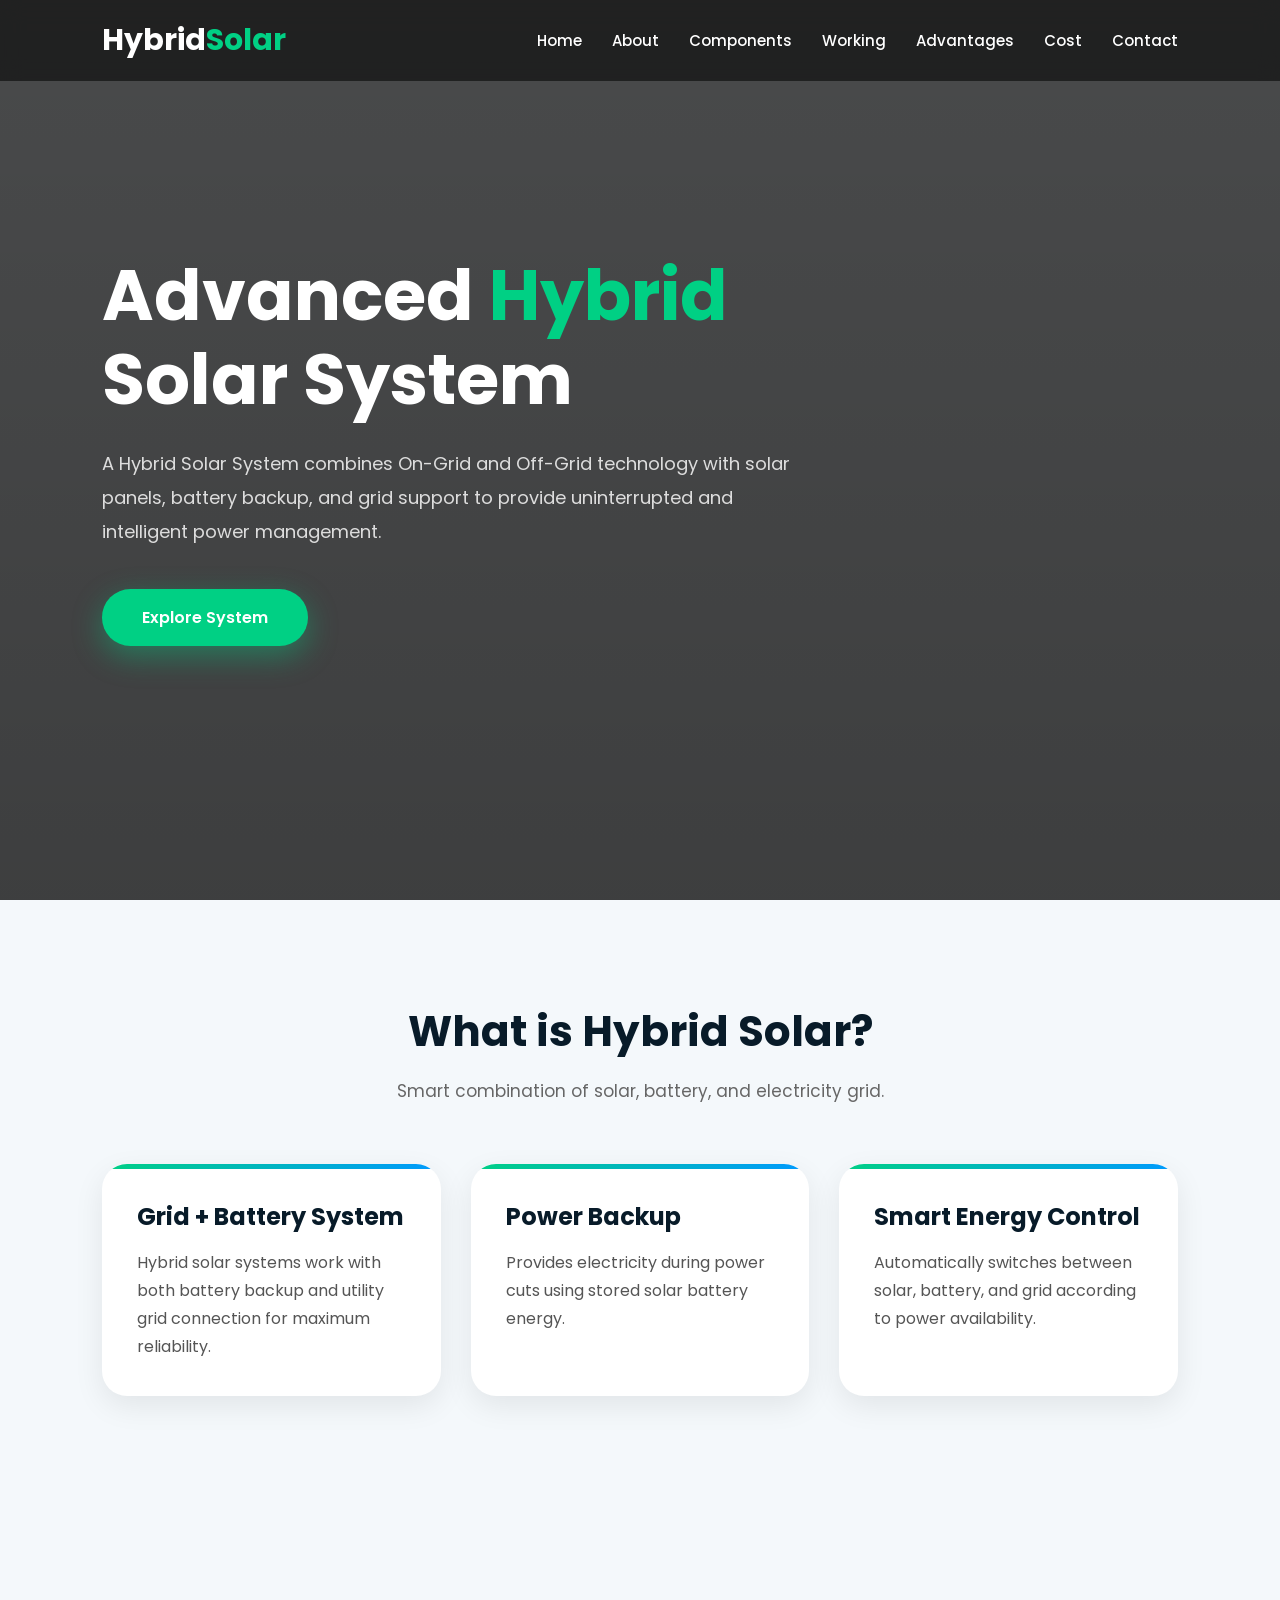
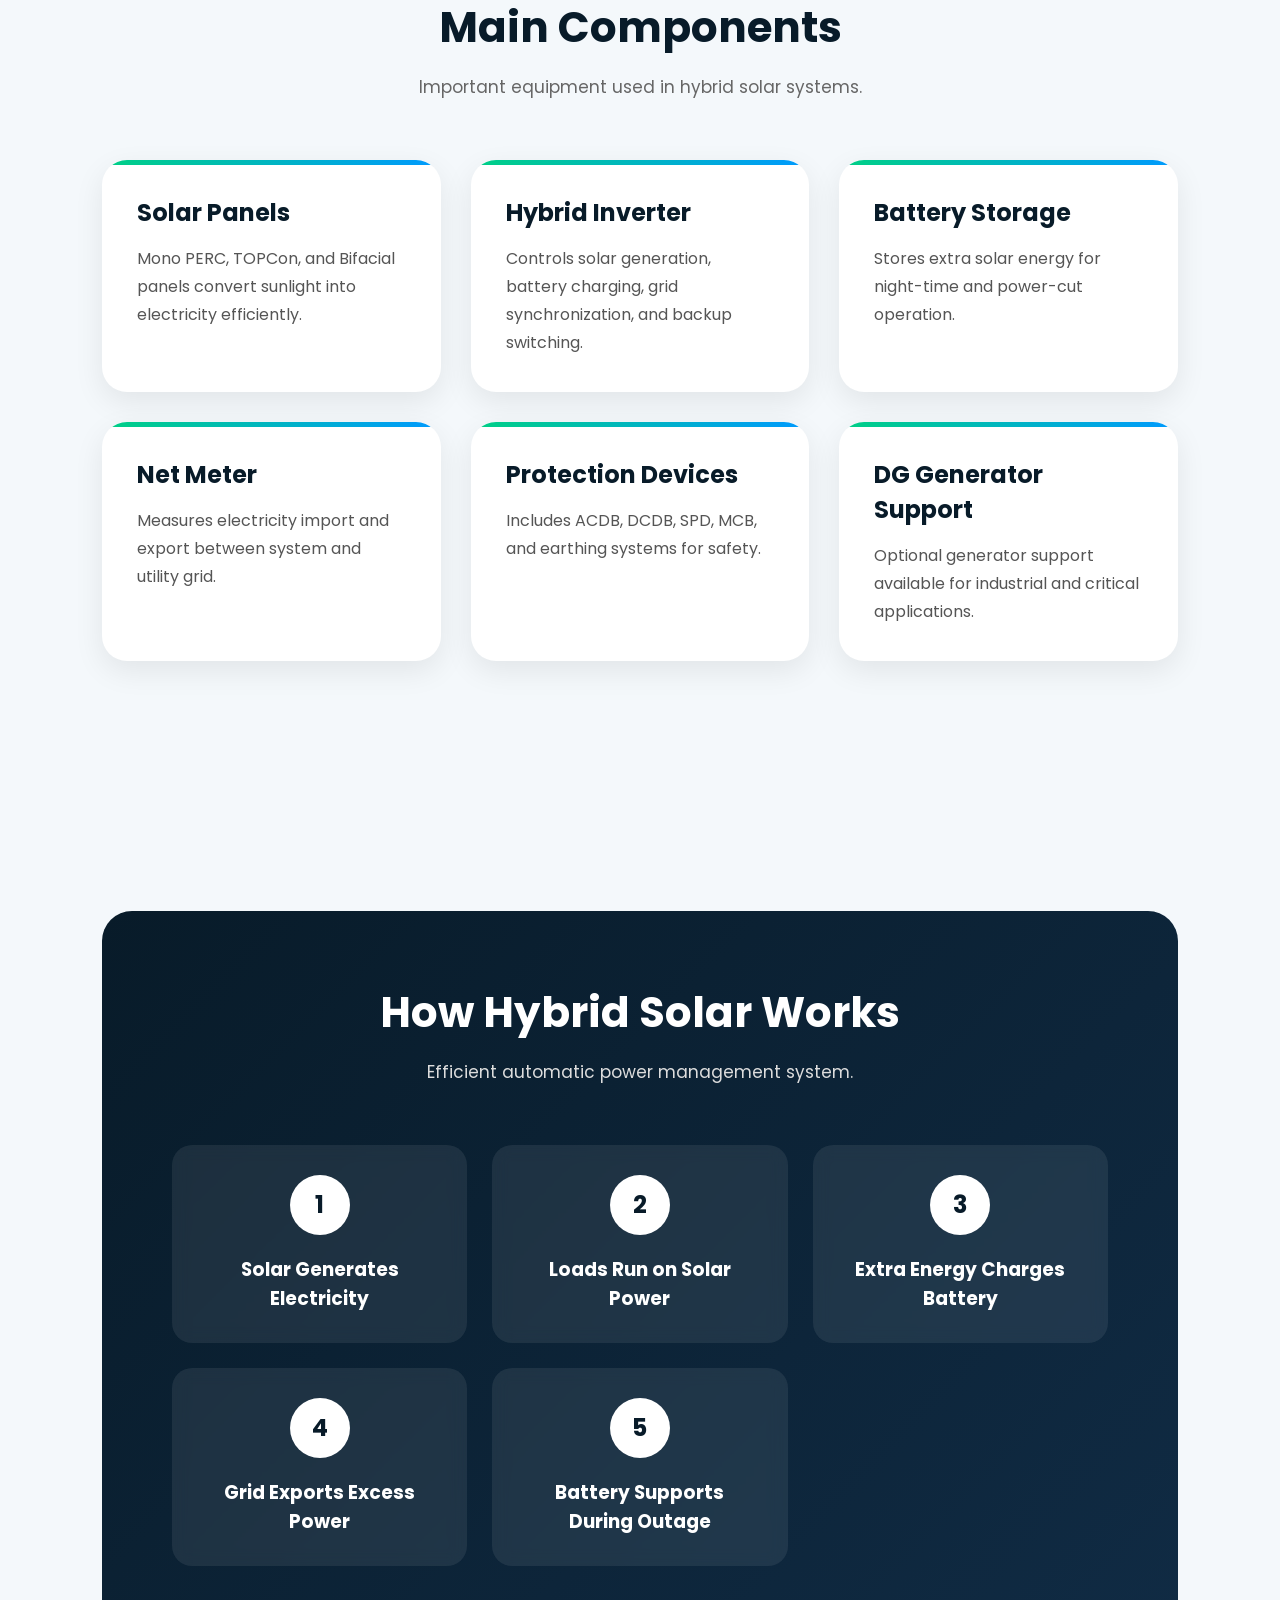
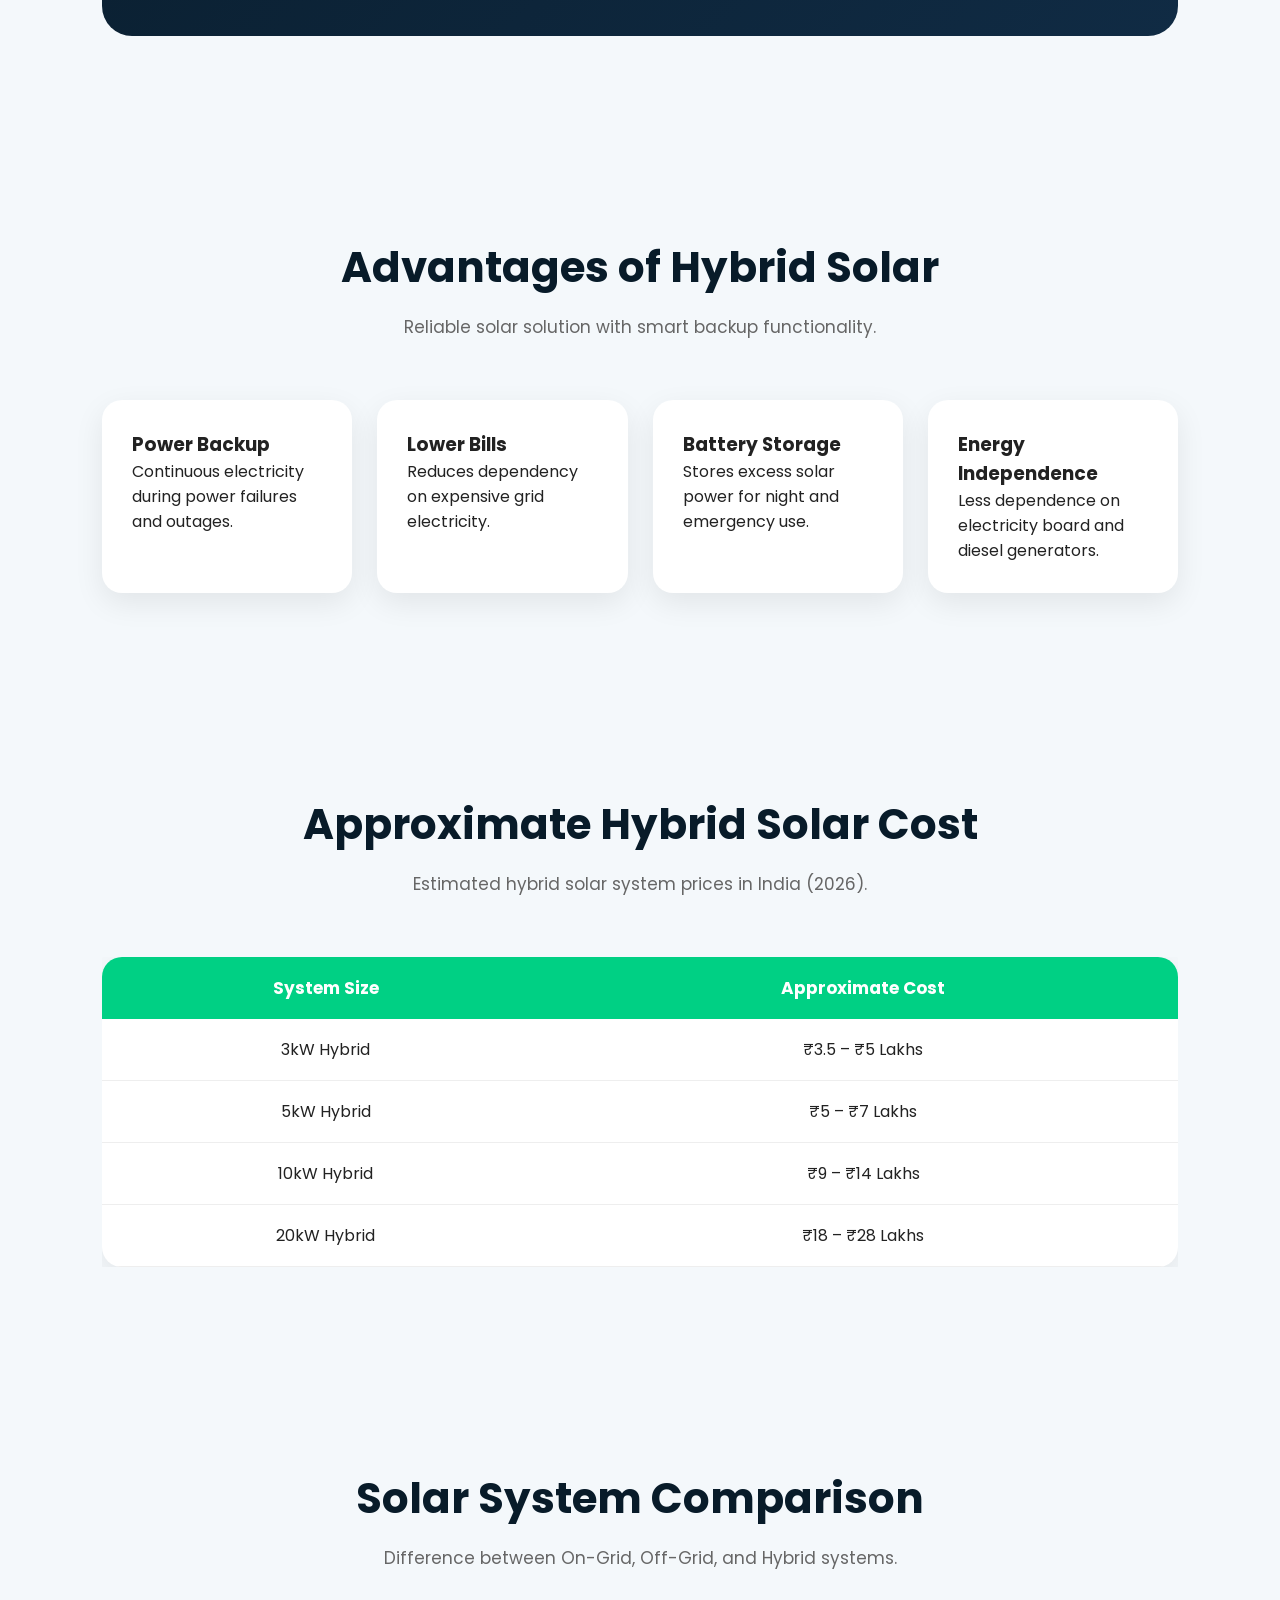
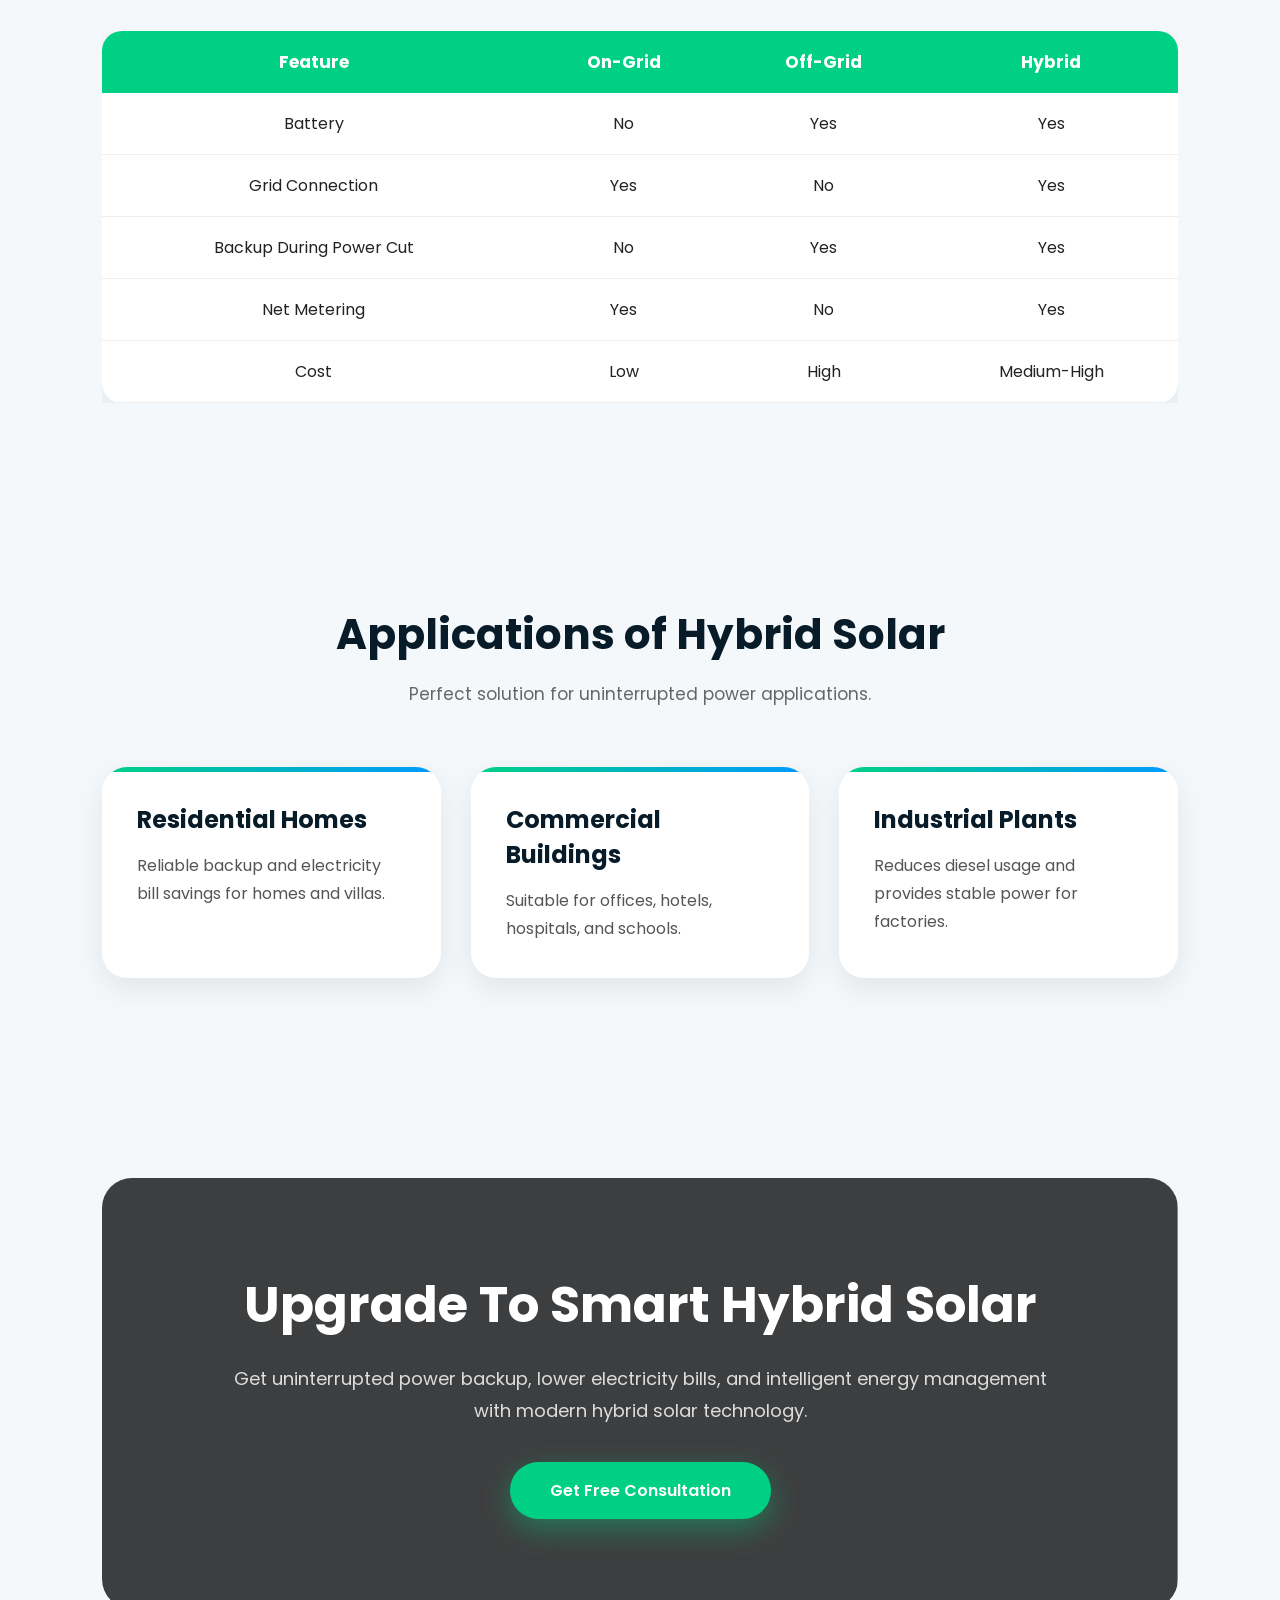
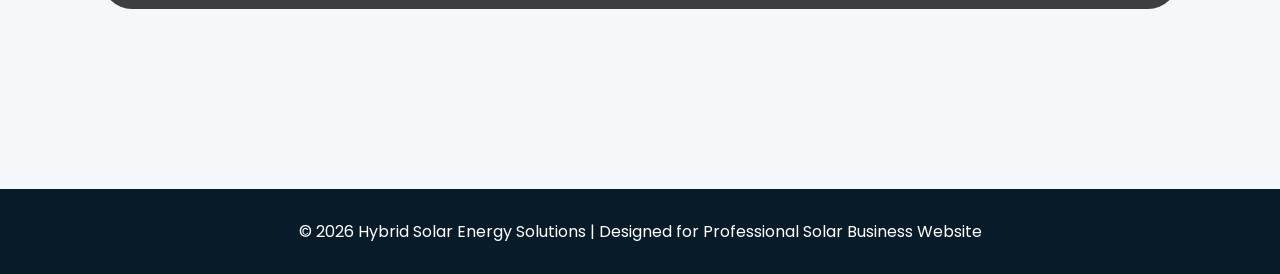
<file: src/main/resources/static/hybrid.html>
<!DOCTYPE html>
<html lang="en">
<head>
<meta charset="UTF-8">
<meta name="viewport" content="width=device-width, initial-scale=1.0">

<title>Hybrid Solar System</title>
<link rel="icon" href="images/logo.jpeg">

<link href="https://fonts.googleapis.com/css2?family=Poppins:wght@300;400;500;600;700&display=swap" rel="stylesheet">

<style>

*{
margin:0;
padding:0;
box-sizing:border-box;
scroll-behavior:smooth;
}

body{
font-family:'Poppins',sans-serif;
background:#f4f8fb;
color:#222;
overflow-x:hidden;
}

/* NAVBAR */

nav{
position:fixed;
top:0;
left:0;
width:100%;
padding:18px 8%;
display:flex;
justify-content:space-between;
align-items:center;
background:rgba(0,0,0,0.55);
backdrop-filter:blur(10px);
z-index:1000;
transition:0.4s;
}

.logo{
font-size:30px;
font-weight:700;
color:white;
}

.logo span{
color:#00d084;
}

nav ul{
display:flex;
gap:30px;
list-style:none;
}

nav ul li a{
text-decoration:none;
color:white;
font-weight:500;
font-size:15px;
transition:0.3s;
}

nav ul li a:hover{
color:#00d084;
}

/* HERO */

.hero{
width:100%;
min-height:100vh;
background:
linear-gradient(rgba(0,0,0,0.7),rgba(0,0,0,0.75)),
url('https://images.unsplash.com/photo-1509391366360-2e959784a276?q=80&w=1600&auto=format&fit=crop');
background-size:cover;
background-position:center;
display:flex;
align-items:center;
padding:0 8%;
color:white;
}

.hero-content{
max-width:720px;
animation:fadeUp 1.2s ease;
}

.hero-content h1{
font-size:70px;
line-height:84px;
margin-bottom:25px;
}

.hero-content h1 span{
color:#00d084;
}

.hero-content p{
font-size:18px;
line-height:34px;
margin-bottom:40px;
color:#ddd;
}

.hero-btn{
display:inline-block;
padding:16px 40px;
background:#00d084;
color:white;
text-decoration:none;
font-weight:600;
border-radius:50px;
transition:0.4s;
box-shadow:0 10px 30px rgba(0,208,132,0.4);
}

.hero-btn:hover{
transform:translateY(-6px);
background:#00b86b;
}

/* SECTION */

section{
padding:100px 8%;
}

.section-title{
text-align:center;
margin-bottom:60px;
}

.section-title h2{
font-size:42px;
margin-bottom:15px;
color:#081b29;
}

.section-title p{
font-size:17px;
color:#666;
}

/* GRID */

.grid{
display:grid;
grid-template-columns:repeat(auto-fit,minmax(280px,1fr));
gap:30px;
}

.card{
background:white;
padding:35px;
border-radius:25px;
box-shadow:0 10px 30px rgba(0,0,0,0.08);
transition:0.4s;
position:relative;
overflow:hidden;
}

.card::before{
content:'';
position:absolute;
top:0;
left:0;
width:100%;
height:5px;
background:linear-gradient(90deg,#00d084,#0099ff);
}

.card:hover{
transform:translateY(-10px);
}

.card h3{
font-size:24px;
margin-bottom:15px;
color:#081b29;
}

.card p{
line-height:28px;
color:#555;
}

/* WORKING */

.working{
background:linear-gradient(135deg,#081b29,#102b44);
padding:70px;
border-radius:30px;
color:white;
margin-top:50px;
}

.steps{
display:grid;
grid-template-columns:repeat(auto-fit,minmax(220px,1fr));
gap:25px;
margin-top:40px;
}

.step{
background:rgba(255,255,255,0.08);
padding:30px;
border-radius:20px;
text-align:center;
backdrop-filter:blur(8px);
transition:0.4s;
}

.step:hover{
background:#00d084;
transform:translateY(-8px);
}

.step span{
display:inline-block;
width:60px;
height:60px;
line-height:60px;
background:white;
color:#081b29;
border-radius:50%;
font-size:24px;
font-weight:700;
margin-bottom:20px;
}

/* ADVANTAGES */

.advantages{
display:grid;
grid-template-columns:repeat(auto-fit,minmax(250px,1fr));
gap:25px;
margin-top:40px;
}

.adv-card{
background:white;
padding:30px;
border-radius:20px;
box-shadow:0 10px 30px rgba(0,0,0,0.08);
transition:0.4s;
}

.adv-card:hover{
background:#00d084;
color:white;
transform:translateY(-10px);
}

/* TABLE */

.table-container{
overflow-x:auto;
margin-top:40px;
}

table{
width:100%;
border-collapse:collapse;
background:white;
border-radius:20px;
overflow:hidden;
box-shadow:0 10px 30px rgba(0,0,0,0.08);
}

table th{
background:#00d084;
color:white;
padding:18px;
font-size:17px;
}

table td{
padding:18px;
text-align:center;
border-bottom:1px solid #eee;
}

table tr:hover{
background:#f1fff9;
}

/* CTA */

.cta{
background:
linear-gradient(rgba(0,0,0,0.75),rgba(0,0,0,0.75)),
url('https://images.unsplash.com/photo-1497440001374-f26997328c1b?q=80&w=1600&auto=format&fit=crop');
background-size:cover;
background-position:center;
padding:90px 40px;
border-radius:30px;
text-align:center;
color:white;
}

.cta h2{
font-size:50px;
margin-bottom:20px;
}

.cta p{
max-width:850px;
margin:auto;
line-height:32px;
font-size:18px;
margin-bottom:35px;
color:#ddd;
}

/* FOOTER */

footer{
background:#081b29;
color:white;
padding:30px 8%;
text-align:center;
margin-top:80px;
}

/* ANIMATION */

@keyframes fadeUp{

from{
opacity:0;
transform:translateY(60px);
}

to{
opacity:1;
transform:translateY(0);
}

}

/* RESPONSIVE */

@media(max-width:900px){

.hero-content h1{
font-size:48px;
line-height:60px;
}

nav ul{
display:none;
}

.hero{
padding:0 5%;
}

section{
padding:80px 5%;
}

.working{
padding:40px 20px;
}

.cta h2{
font-size:36px;
}

}

</style>
</head>

<body>

<!-- NAVBAR -->

<nav>

<div class="logo">Hybrid<span>Solar</span></div>

<ul>
<li><a href="index.html">Home</a></li>
<li><a href="#about">About</a></li>
<li><a href="#components">Components</a></li>
<li><a href="#working">Working</a></li>
<li><a href="#advantages">Advantages</a></li>
<li><a href="#cost">Cost</a></li>
<li><a href="#contact">Contact</a></li>
</ul>

</nav>

<!-- HERO -->

<section class="hero">

<div class="hero-content">

<h1>Advanced <span>Hybrid</span><br>Solar System</h1>

<p>
A Hybrid Solar System combines On-Grid and Off-Grid technology with solar panels, battery backup, and grid support to provide uninterrupted and intelligent power management.
</p>

<a href="#about" class="hero-btn">Explore System</a>

</div>

</section>

<!-- ABOUT -->

<section id="about">

<div class="section-title">
<h2>What is Hybrid Solar?</h2>
<p>Smart combination of solar, battery, and electricity grid.</p>
</div>

<div class="grid">

<div class="card">
<h3>Grid + Battery System</h3>
<p>
Hybrid solar systems work with both battery backup and utility grid connection for maximum reliability.
</p>
</div>

<div class="card">
<h3>Power Backup</h3>
<p>
Provides electricity during power cuts using stored solar battery energy.
</p>
</div>

<div class="card">
<h3>Smart Energy Control</h3>
<p>
Automatically switches between solar, battery, and grid according to power availability.
</p>
</div>

</div>

</section>

<!-- COMPONENTS -->

<section id="components">

<div class="section-title">
<h2>Main Components</h2>
<p>Important equipment used in hybrid solar systems.</p>
</div>

<div class="grid">

<div class="card">
<h3>Solar Panels</h3>
<p>
Mono PERC, TOPCon, and Bifacial panels convert sunlight into electricity efficiently.
</p>
</div>

<div class="card">
<h3>Hybrid Inverter</h3>
<p>
Controls solar generation, battery charging, grid synchronization, and backup switching.
</p>
</div>

<div class="card">
<h3>Battery Storage</h3>
<p>
Stores extra solar energy for night-time and power-cut operation.
</p>
</div>

<div class="card">
<h3>Net Meter</h3>
<p>
Measures electricity import and export between system and utility grid.
</p>
</div>

<div class="card">
<h3>Protection Devices</h3>
<p>
Includes ACDB, DCDB, SPD, MCB, and earthing systems for safety.
</p>
</div>

<div class="card">
<h3>DG Generator Support</h3>
<p>
Optional generator support available for industrial and critical applications.
</p>
</div>

</div>

</section>

<!-- WORKING -->

<section id="working">

<div class="working">

<div class="section-title">
<h2 style="color:white;">How Hybrid Solar Works</h2>
<p style="color:#ddd;">Efficient automatic power management system.</p>
</div>

<div class="steps">

<div class="step">
<span>1</span>
<h3>Solar Generates Electricity</h3>
</div>

<div class="step">
<span>2</span>
<h3>Loads Run on Solar Power</h3>
</div>

<div class="step">
<span>3</span>
<h3>Extra Energy Charges Battery</h3>
</div>

<div class="step">
<span>4</span>
<h3>Grid Exports Excess Power</h3>
</div>

<div class="step">
<span>5</span>
<h3>Battery Supports During Outage</h3>
</div>

</div>

</div>

</section>

<!-- ADVANTAGES -->

<section id="advantages">

<div class="section-title">
<h2>Advantages of Hybrid Solar</h2>
<p>Reliable solar solution with smart backup functionality.</p>
</div>

<div class="advantages">

<div class="adv-card">
<h3>Power Backup</h3>
<p>Continuous electricity during power failures and outages.</p>
</div>

<div class="adv-card">
<h3>Lower Bills</h3>
<p>Reduces dependency on expensive grid electricity.</p>
</div>

<div class="adv-card">
<h3>Battery Storage</h3>
<p>Stores excess solar power for night and emergency use.</p>
</div>

<div class="adv-card">
<h3>Energy Independence</h3>
<p>Less dependence on electricity board and diesel generators.</p>
</div>

</div>

</section>

<!-- COST TABLE -->

<section id="cost">

<div class="section-title">
<h2>Approximate Hybrid Solar Cost</h2>
<p>Estimated hybrid solar system prices in India (2026).</p>
</div>

<div class="table-container">

<table>

<tr>
<th>System Size</th>
<th>Approximate Cost</th>
</tr>

<tr>
<td>3kW Hybrid</td>
<td>₹3.5 – ₹5 Lakhs</td>
</tr>

<tr>
<td>5kW Hybrid</td>
<td>₹5 – ₹7 Lakhs</td>
</tr>

<tr>
<td>10kW Hybrid</td>
<td>₹9 – ₹14 Lakhs</td>
</tr>

<tr>
<td>20kW Hybrid</td>
<td>₹18 – ₹28 Lakhs</td>
</tr>

</table>

</div>

</section>

<!-- COMPARISON -->

<section>

<div class="section-title">
<h2>Solar System Comparison</h2>
<p>Difference between On-Grid, Off-Grid, and Hybrid systems.</p>
</div>

<div class="table-container">

<table>

<tr>
<th>Feature</th>
<th>On-Grid</th>
<th>Off-Grid</th>
<th>Hybrid</th>
</tr>

<tr>
<td>Battery</td>
<td>No</td>
<td>Yes</td>
<td>Yes</td>
</tr>

<tr>
<td>Grid Connection</td>
<td>Yes</td>
<td>No</td>
<td>Yes</td>
</tr>

<tr>
<td>Backup During Power Cut</td>
<td>No</td>
<td>Yes</td>
<td>Yes</td>
</tr>

<tr>
<td>Net Metering</td>
<td>Yes</td>
<td>No</td>
<td>Yes</td>
</tr>

<tr>
<td>Cost</td>
<td>Low</td>
<td>High</td>
<td>Medium-High</td>
</tr>

</table>

</div>

</section>

<!-- APPLICATIONS -->

<section>

<div class="section-title">
<h2>Applications of Hybrid Solar</h2>
<p>Perfect solution for uninterrupted power applications.</p>
</div>

<div class="grid">

<div class="card">
<h3>Residential Homes</h3>
<p>Reliable backup and electricity bill savings for homes and villas.</p>
</div>

<div class="card">
<h3>Commercial Buildings</h3>
<p>Suitable for offices, hotels, hospitals, and schools.</p>
</div>

<div class="card">
<h3>Industrial Plants</h3>
<p>Reduces diesel usage and provides stable power for factories.</p>
</div>

</div>

</section>

<!-- CTA -->

<section id="contact">

<div class="cta">

<h2>Upgrade To Smart Hybrid Solar</h2>

<p>
Get uninterrupted power backup, lower electricity bills, and intelligent energy management with modern hybrid solar technology.
</p>

<a href="aboutus.html" class="hero-btn">Get Free Consultation</a>

</div>

</section>

<!-- FOOTER -->

<footer>

<p>
© 2026 Hybrid Solar Energy Solutions | Designed for Professional Solar Business Website
</p>

</footer>

<!-- JS -->

<script>

window.addEventListener("scroll",function(){

const nav = document.querySelector("nav");

if(window.scrollY > 50){
nav.style.background = "#081b29";
}
else{
nav.style.background = "rgba(0,0,0,0.55)";
}

});

</script>

</body>
</html>
</file>
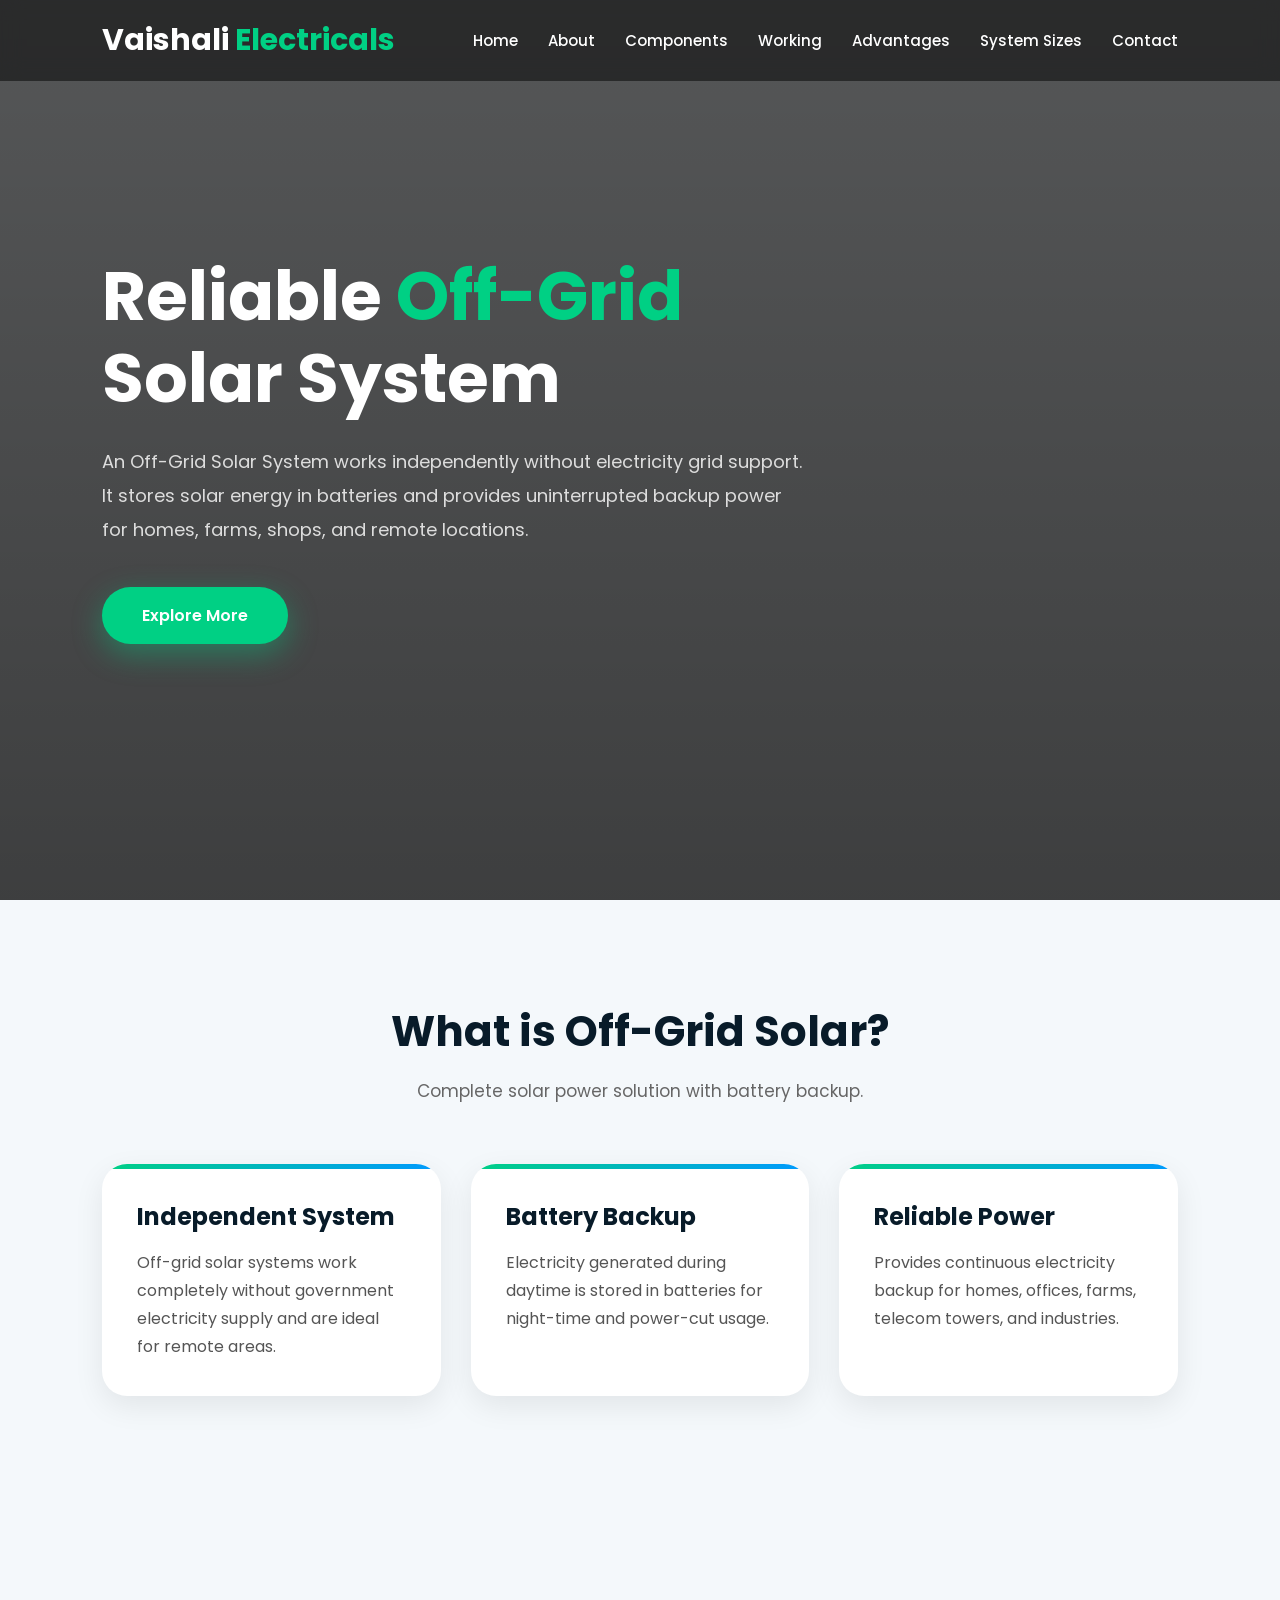
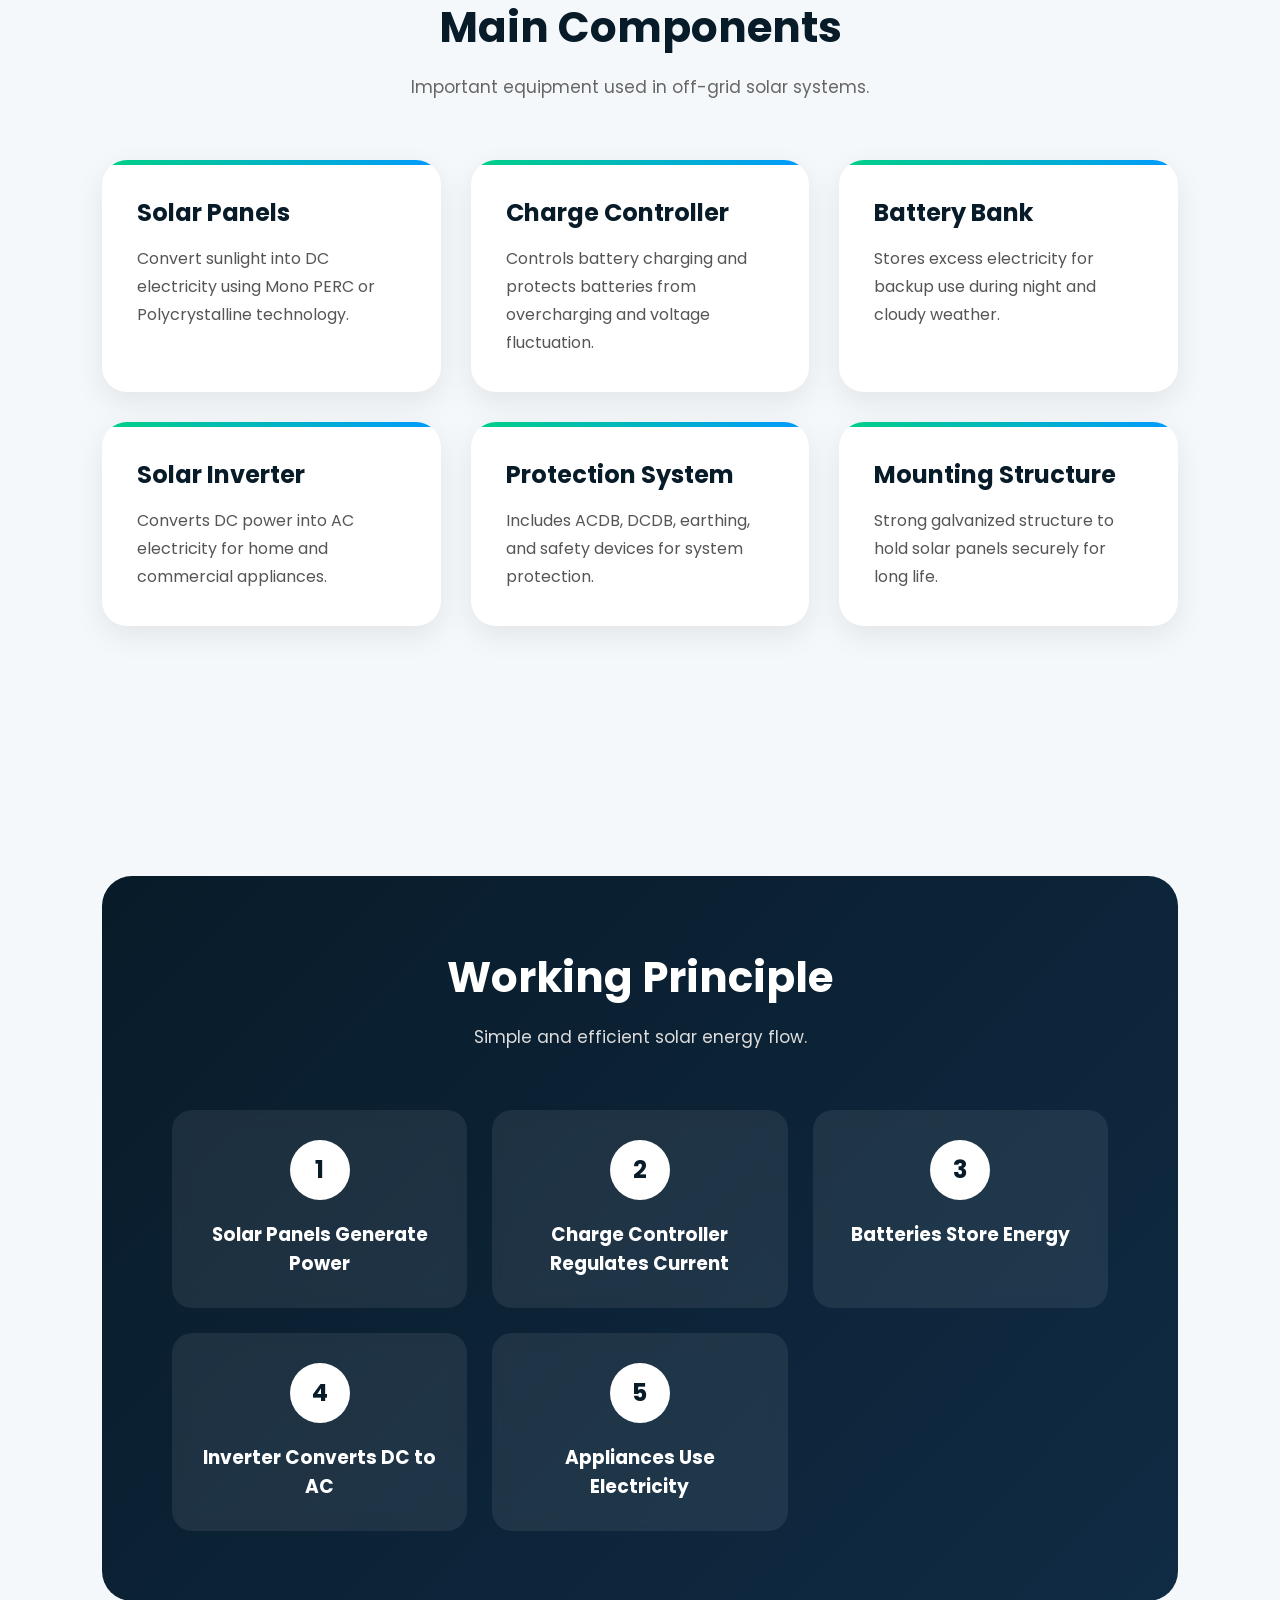
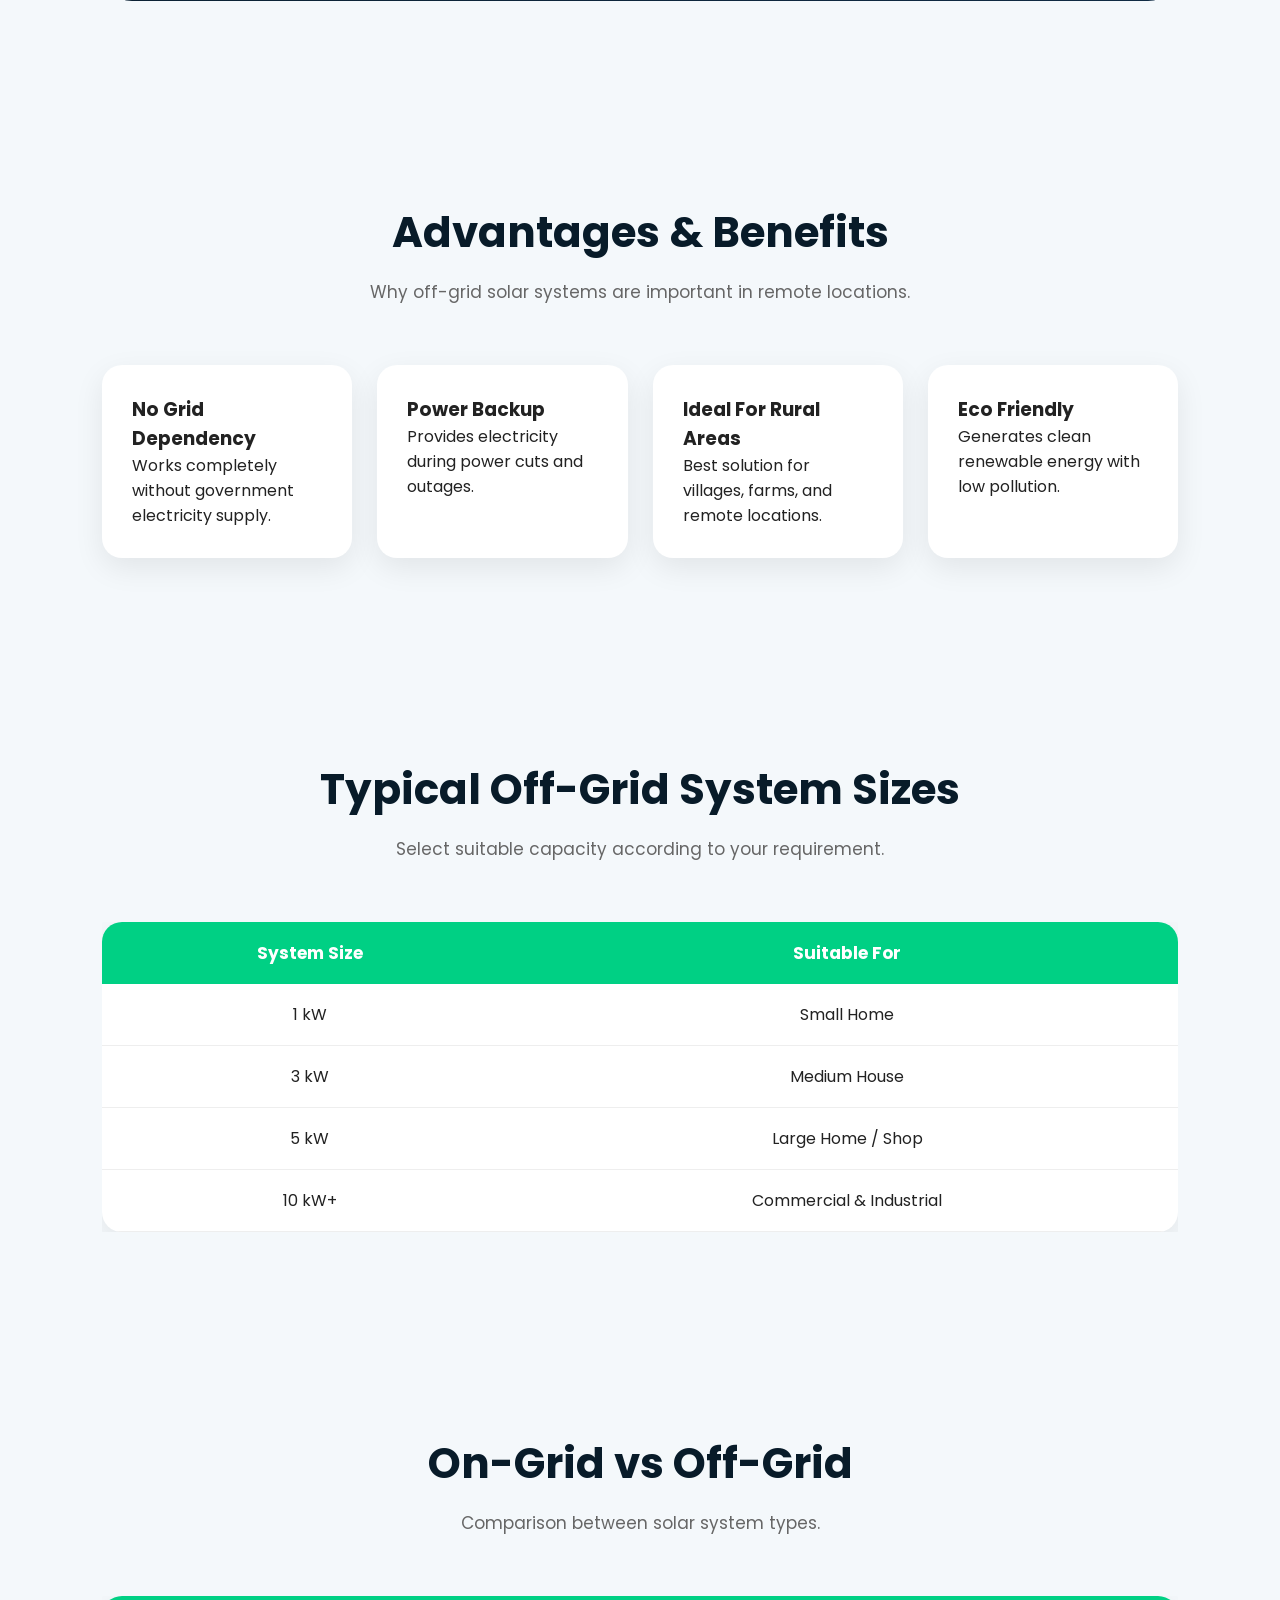
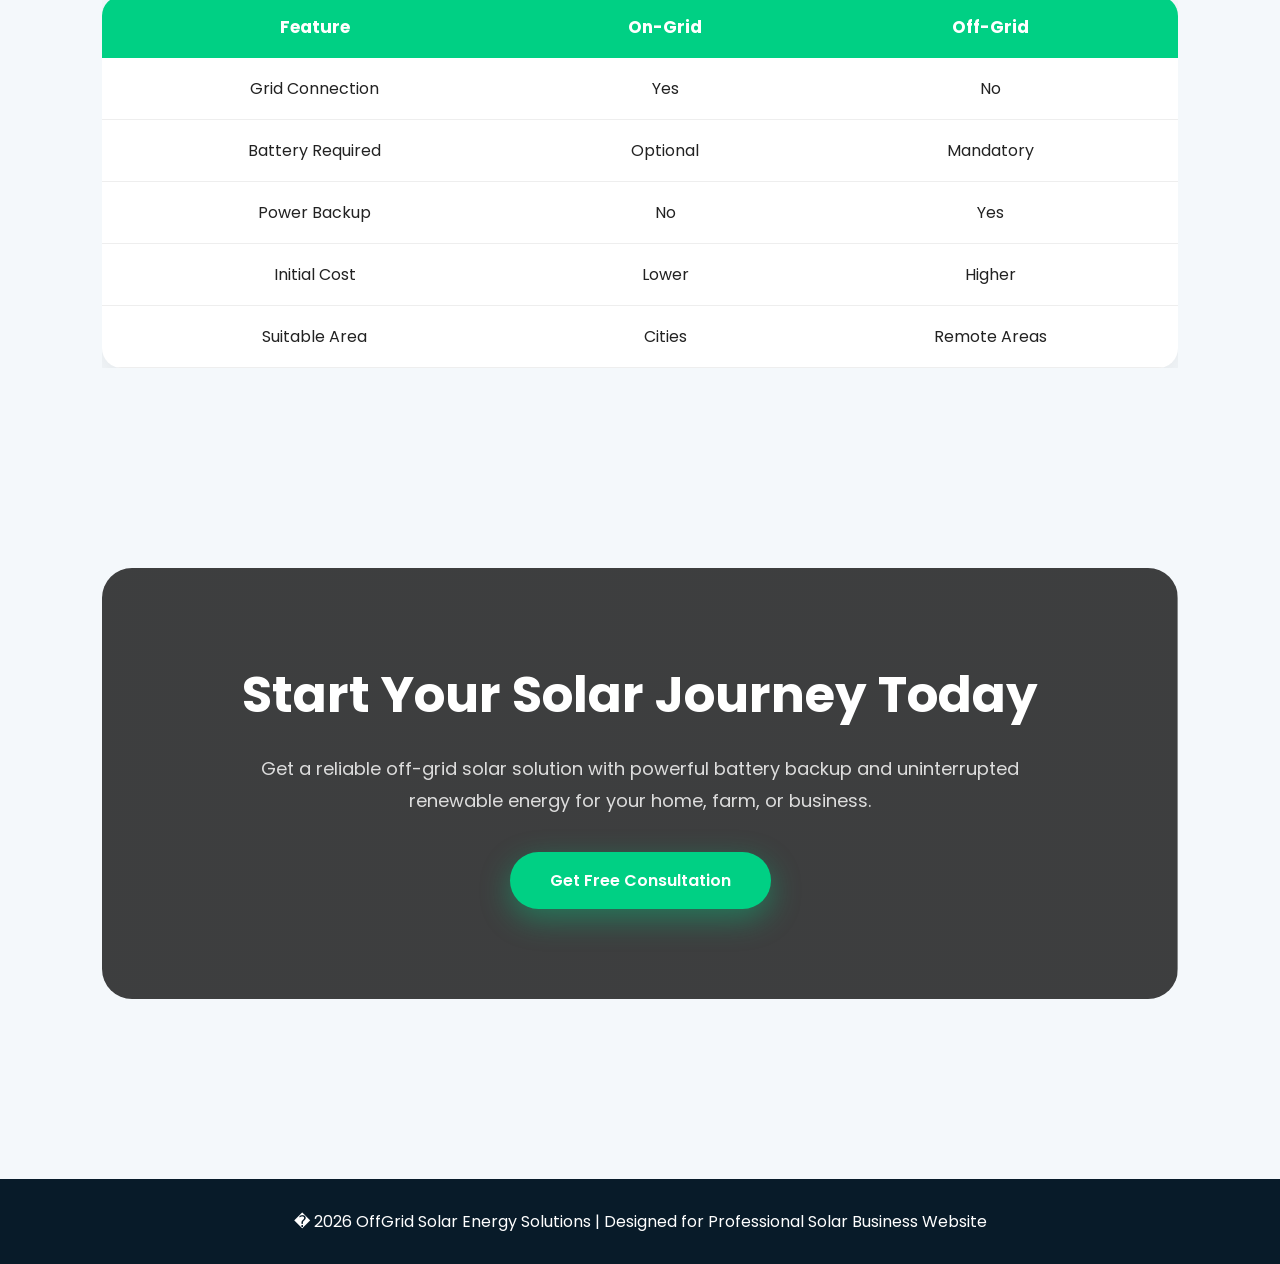
<file: src/main/resources/static/offgrid.html>
<!DOCTYPE html>
<html lang="en">
<head>
<meta charset="UTF-8">
<meta name="viewport" content="width=device-width, initial-scale=1.0">

<title>Off-Grid Solar System</title>
<link rel="icon" href="images/logo.jpeg">

<link href="https://fonts.googleapis.com/css2?family=Poppins:wght@300;400;500;600;700&display=swap" rel="stylesheet">

<style>

*{
margin:0;
padding:0;
box-sizing:border-box;
scroll-behavior:smooth;
}

body{
font-family:'Poppins',sans-serif;
background:#f4f8fb;
overflow-x:hidden;
color:#222;
}

/* NAVBAR */

nav{
position:fixed;
top:0;
left:0;
width:100%;
padding:18px 8%;
display:flex;
justify-content:space-between;
align-items:center;
z-index:1000;
background:rgba(0,0,0,0.5);
backdrop-filter:blur(10px);
transition:0.4s;
}

.logo{
font-size:30px;
font-weight:700;
color:white;
}

.logo span{
color:#00d084;
}

nav ul{
display:flex;
gap:30px;
list-style:none;
}

nav ul li a{
text-decoration:none;
color:white;
font-size:15px;
font-weight:500;
transition:0.3s;
}

nav ul li a:hover{
color:#00d084;
}

/* HERO */

.hero{
width:100%;
min-height:100vh;
background:
linear-gradient(rgba(0,0,0,0.65),rgba(0,0,0,0.75)),
url('https://images.unsplash.com/photo-1509391366360-2e959784a276?q=80&w=1600&auto=format&fit=crop');
background-size:cover;
background-position:center;
display:flex;
align-items:center;
padding:0 8%;
color:white;
}

.hero-content{
max-width:700px;
animation:fadeUp 1.2s ease;
}

.hero-content h1{
font-size:68px;
line-height:82px;
margin-bottom:25px;
}

.hero-content h1 span{
color:#00d084;
}

.hero-content p{
font-size:18px;
line-height:34px;
margin-bottom:40px;
color:#ddd;
}

.hero-btn{
display:inline-block;
padding:16px 40px;
background:#00d084;
color:white;
text-decoration:none;
font-weight:600;
border-radius:50px;
transition:0.4s;
box-shadow:0 10px 30px rgba(0,208,132,0.4);
}

.hero-btn:hover{
transform:translateY(-6px);
background:#00b86b;
}

/* SECTION */

section{
padding:100px 8%;
}

.section-title{
text-align:center;
margin-bottom:60px;
}

.section-title h2{
font-size:42px;
color:#081b29;
margin-bottom:15px;
}

.section-title p{
font-size:17px;
color:#666;
}

/* GRID */

.grid{
display:grid;
grid-template-columns:repeat(auto-fit,minmax(280px,1fr));
gap:30px;
}

.card{
background:white;
padding:35px;
border-radius:25px;
box-shadow:0 10px 30px rgba(0,0,0,0.08);
transition:0.4s;
position:relative;
overflow:hidden;
}

.card::before{
content:'';
position:absolute;
top:0;
left:0;
width:100%;
height:5px;
background:linear-gradient(90deg,#00d084,#0099ff);
}

.card:hover{
transform:translateY(-10px);
}

.card h3{
font-size:24px;
margin-bottom:15px;
color:#081b29;
}

.card p{
line-height:28px;
color:#555;
}

/* WORKING */

.working{
background:linear-gradient(135deg,#081b29,#102b44);
border-radius:30px;
padding:70px;
color:white;
margin-top:50px;
}

.steps{
display:grid;
grid-template-columns:repeat(auto-fit,minmax(220px,1fr));
gap:25px;
margin-top:40px;
}

.step{
background:rgba(255,255,255,0.08);
padding:30px;
border-radius:20px;
text-align:center;
backdrop-filter:blur(8px);
transition:0.4s;
}

.step:hover{
background:#00d084;
transform:translateY(-8px);
}

.step span{
display:inline-block;
width:60px;
height:60px;
line-height:60px;
background:white;
color:#081b29;
border-radius:50%;
font-size:24px;
font-weight:700;
margin-bottom:20px;
}

/* ADVANTAGES */

.advantages{
display:grid;
grid-template-columns:repeat(auto-fit,minmax(250px,1fr));
gap:25px;
margin-top:40px;
}

.adv-card{
background:white;
padding:30px;
border-radius:20px;
box-shadow:0 10px 30px rgba(0,0,0,0.08);
transition:0.4s;
}

.adv-card:hover{
background:#00d084;
color:white;
transform:translateY(-10px);
}

/* TABLE */

.table-container{
overflow-x:auto;
margin-top:40px;
}

table{
width:100%;
border-collapse:collapse;
background:white;
border-radius:20px;
overflow:hidden;
box-shadow:0 10px 30px rgba(0,0,0,0.08);
}

table th{
background:#00d084;
color:white;
padding:18px;
font-size:17px;
}

table td{
padding:18px;
text-align:center;
border-bottom:1px solid #eee;
}

table tr:hover{
background:#f1fff9;
}

/* CTA */

.cta{
background:
linear-gradient(rgba(0,0,0,0.75),rgba(0,0,0,0.75)),
url('https://images.unsplash.com/photo-1497440001374-f26997328c1b?q=80&w=1600&auto=format&fit=crop');
background-size:cover;
background-position:center;
padding:90px 40px;
border-radius:30px;
text-align:center;
color:white;
}

.cta h2{
font-size:50px;
margin-bottom:20px;
}

.cta p{
max-width:800px;
margin:auto;
line-height:32px;
font-size:18px;
margin-bottom:35px;
color:#ddd;
}

/* FOOTER */

footer{
background:#081b29;
color:white;
padding:30px 8%;
text-align:center;
margin-top:80px;
}

/* ANIMATION */

@keyframes fadeUp{

from{
opacity:0;
transform:translateY(60px);
}

to{
opacity:1;
transform:translateY(0);
}

}

/* RESPONSIVE */

@media(max-width:900px){

.hero-content h1{
font-size:46px;
line-height:58px;
}

nav ul{
display:none;
}

.hero{
padding:0 5%;
}

section{
padding:80px 5%;
}

.working{
padding:40px 20px;
}

.cta h2{
font-size:36px;
}

}

</style>
</head>

<body>

<!-- NAVBAR -->

<nav>

<div class="logo">Vaishali <b>  </b><span>Electricals</span></div>

<ul>
<li><a href="index.html">Home</a></li>
<li><a href="#about">About</a></li>
<li><a href="#components">Components</a></li>
<li><a href="#working">Working</a></li>
<li><a href="#advantages">Advantages</a></li>
<li><a href="#sizes">System Sizes</a></li>
<li><a href="#contact">Contact</a></li>
</ul>

</nav>

<!-- HERO -->

<section class="hero">

<div class="hero-content">

<h1>Reliable <span>Off-Grid</span><br>Solar System</h1>

<p>
An Off-Grid Solar System works independently without electricity grid support. It stores solar energy in batteries and provides uninterrupted backup power for homes, farms, shops, and remote locations.
</p>

<a href="#about" class="hero-btn">Explore More</a>

</div>

</section>

<!-- ABOUT -->

<section id="about">

<div class="section-title">
<h2>What is Off-Grid Solar?</h2>
<p>Complete solar power solution with battery backup.</p>
</div>

<div class="grid">

<div class="card">
<h3>Independent System</h3>
<p>
Off-grid solar systems work completely without government electricity supply and are ideal for remote areas.
</p>
</div>

<div class="card">
<h3>Battery Backup</h3>
<p>
Electricity generated during daytime is stored in batteries for night-time and power-cut usage.
</p>
</div>

<div class="card">
<h3>Reliable Power</h3>
<p>
Provides continuous electricity backup for homes, offices, farms, telecom towers, and industries.
</p>
</div>

</div>

</section>

<!-- COMPONENTS -->

<section id="components">

<div class="section-title">
<h2>Main Components</h2>
<p>Important equipment used in off-grid solar systems.</p>
</div>

<div class="grid">

<div class="card">
<h3>Solar Panels</h3>
<p>
Convert sunlight into DC electricity using Mono PERC or Polycrystalline technology.
</p>
</div>

<div class="card">
<h3>Charge Controller</h3>
<p>
Controls battery charging and protects batteries from overcharging and voltage fluctuation.
</p>
</div>

<div class="card">
<h3>Battery Bank</h3>
<p>
Stores excess electricity for backup use during night and cloudy weather.
</p>
</div>

<div class="card">
<h3>Solar Inverter</h3>
<p>
Converts DC power into AC electricity for home and commercial appliances.
</p>
</div>

<div class="card">
<h3>Protection System</h3>
<p>
Includes ACDB, DCDB, earthing, and safety devices for system protection.
</p>
</div>

<div class="card">
<h3>Mounting Structure</h3>
<p>
Strong galvanized structure to hold solar panels securely for long life.
</p>
</div>

</div>

</section>

<!-- WORKING -->

<section id="working">

<div class="working">

<div class="section-title">
<h2 style="color:white;">Working Principle</h2>
<p style="color:#ddd;">Simple and efficient solar energy flow.</p>
</div>

<div class="steps">

<div class="step">
<span>1</span>
<h3>Solar Panels Generate Power</h3>
</div>

<div class="step">
<span>2</span>
<h3>Charge Controller Regulates Current</h3>
</div>

<div class="step">
<span>3</span>
<h3>Batteries Store Energy</h3>
</div>

<div class="step">
<span>4</span>
<h3>Inverter Converts DC to AC</h3>
</div>

<div class="step">
<span>5</span>
<h3>Appliances Use Electricity</h3>
</div>

</div>

</div>

</section>

<!-- ADVANTAGES -->

<section id="advantages">

<div class="section-title">
<h2>Advantages & Benefits</h2>
<p>Why off-grid solar systems are important in remote locations.</p>
</div>

<div class="advantages">

<div class="adv-card">
<h3>No Grid Dependency</h3>
<p>Works completely without government electricity supply.</p>
</div>

<div class="adv-card">
<h3>Power Backup</h3>
<p>Provides electricity during power cuts and outages.</p>
</div>

<div class="adv-card">
<h3>Ideal For Rural Areas</h3>
<p>Best solution for villages, farms, and remote locations.</p>
</div>

<div class="adv-card">
<h3>Eco Friendly</h3>
<p>Generates clean renewable energy with low pollution.</p>
</div>

</div>

</section>

<!-- TABLE -->

<section id="sizes">

<div class="section-title">
<h2>Typical Off-Grid System Sizes</h2>
<p>Select suitable capacity according to your requirement.</p>
</div>

<div class="table-container">

<table>

<tr>
<th>System Size</th>
<th>Suitable For</th>
</tr>

<tr>
<td>1 kW</td>
<td>Small Home</td>
</tr>

<tr>
<td>3 kW</td>
<td>Medium House</td>
</tr>

<tr>
<td>5 kW</td>
<td>Large Home / Shop</td>
</tr>

<tr>
<td>10 kW+</td>
<td>Commercial & Industrial</td>
</tr>

</table>

</div>

</section>

<!-- COMPARISON -->

<section>

<div class="section-title">
<h2>On-Grid vs Off-Grid</h2>
<p>Comparison between solar system types.</p>
</div>

<div class="table-container">

<table>

<tr>
<th>Feature</th>
<th>On-Grid</th>
<th>Off-Grid</th>
</tr>

<tr>
<td>Grid Connection</td>
<td>Yes</td>
<td>No</td>
</tr>

<tr>
<td>Battery Required</td>
<td>Optional</td>
<td>Mandatory</td>
</tr>

<tr>
<td>Power Backup</td>
<td>No</td>
<td>Yes</td>
</tr>

<tr>
<td>Initial Cost</td>
<td>Lower</td>
<td>Higher</td>
</tr>

<tr>
<td>Suitable Area</td>
<td>Cities</td>
<td>Remote Areas</td>
</tr>

</table>

</div>

</section>

<!-- CTA -->

<section id="contact">

<div class="cta">

<h2>Start Your Solar Journey Today</h2>

<p>
Get a reliable off-grid solar solution with powerful battery backup and uninterrupted renewable energy for your home, farm, or business.
</p>

<a href="aboutus.html" class="hero-btn">Get Free Consultation</a>

</div>

</section>

<!-- FOOTER -->

<footer>

<p>
� 2026 OffGrid Solar Energy Solutions | Designed for Professional Solar Business Website
</p>

</footer>

<!-- JS -->

<script>

window.addEventListener("scroll",function(){

const nav = document.querySelector("nav");

if(window.scrollY > 50){
nav.style.background = "#081b29";
}
else{
nav.style.background = "rgba(0,0,0,0.5)";
}

});

</script>

</body>
</html>
</file>
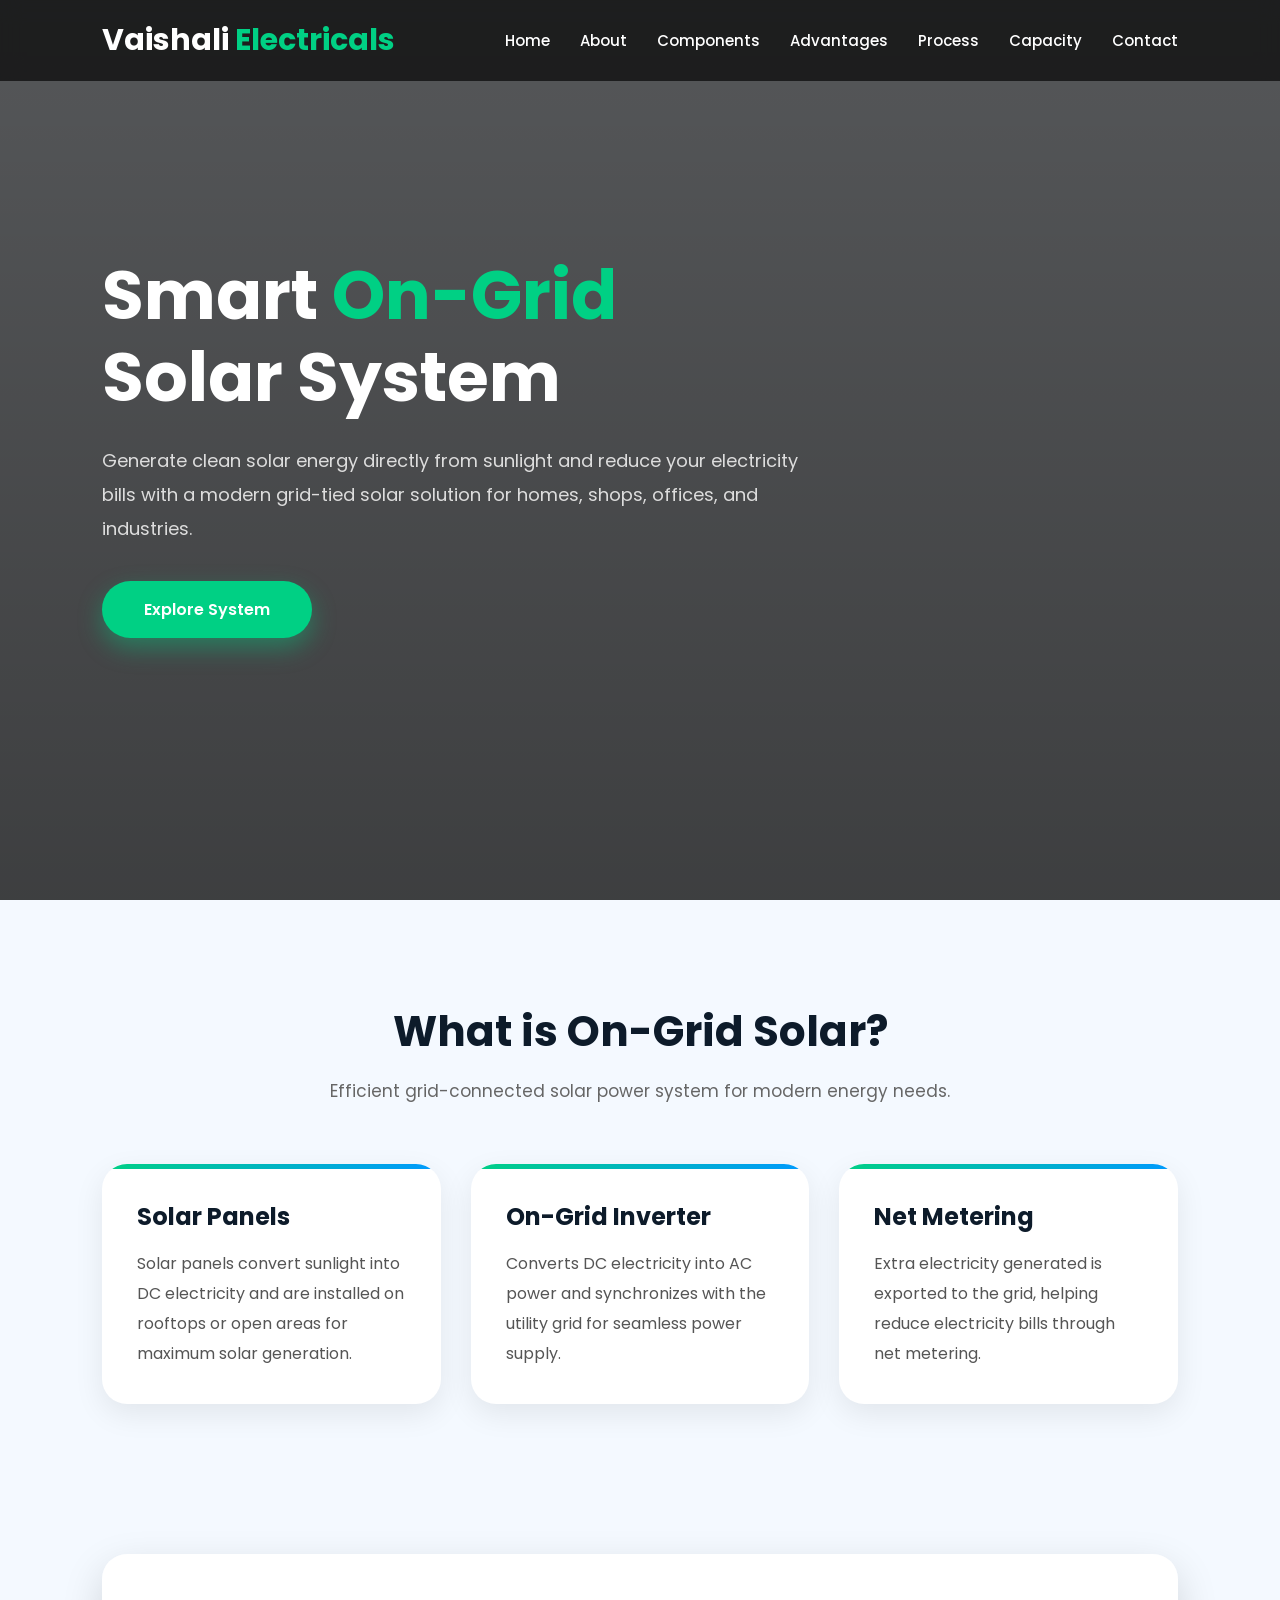
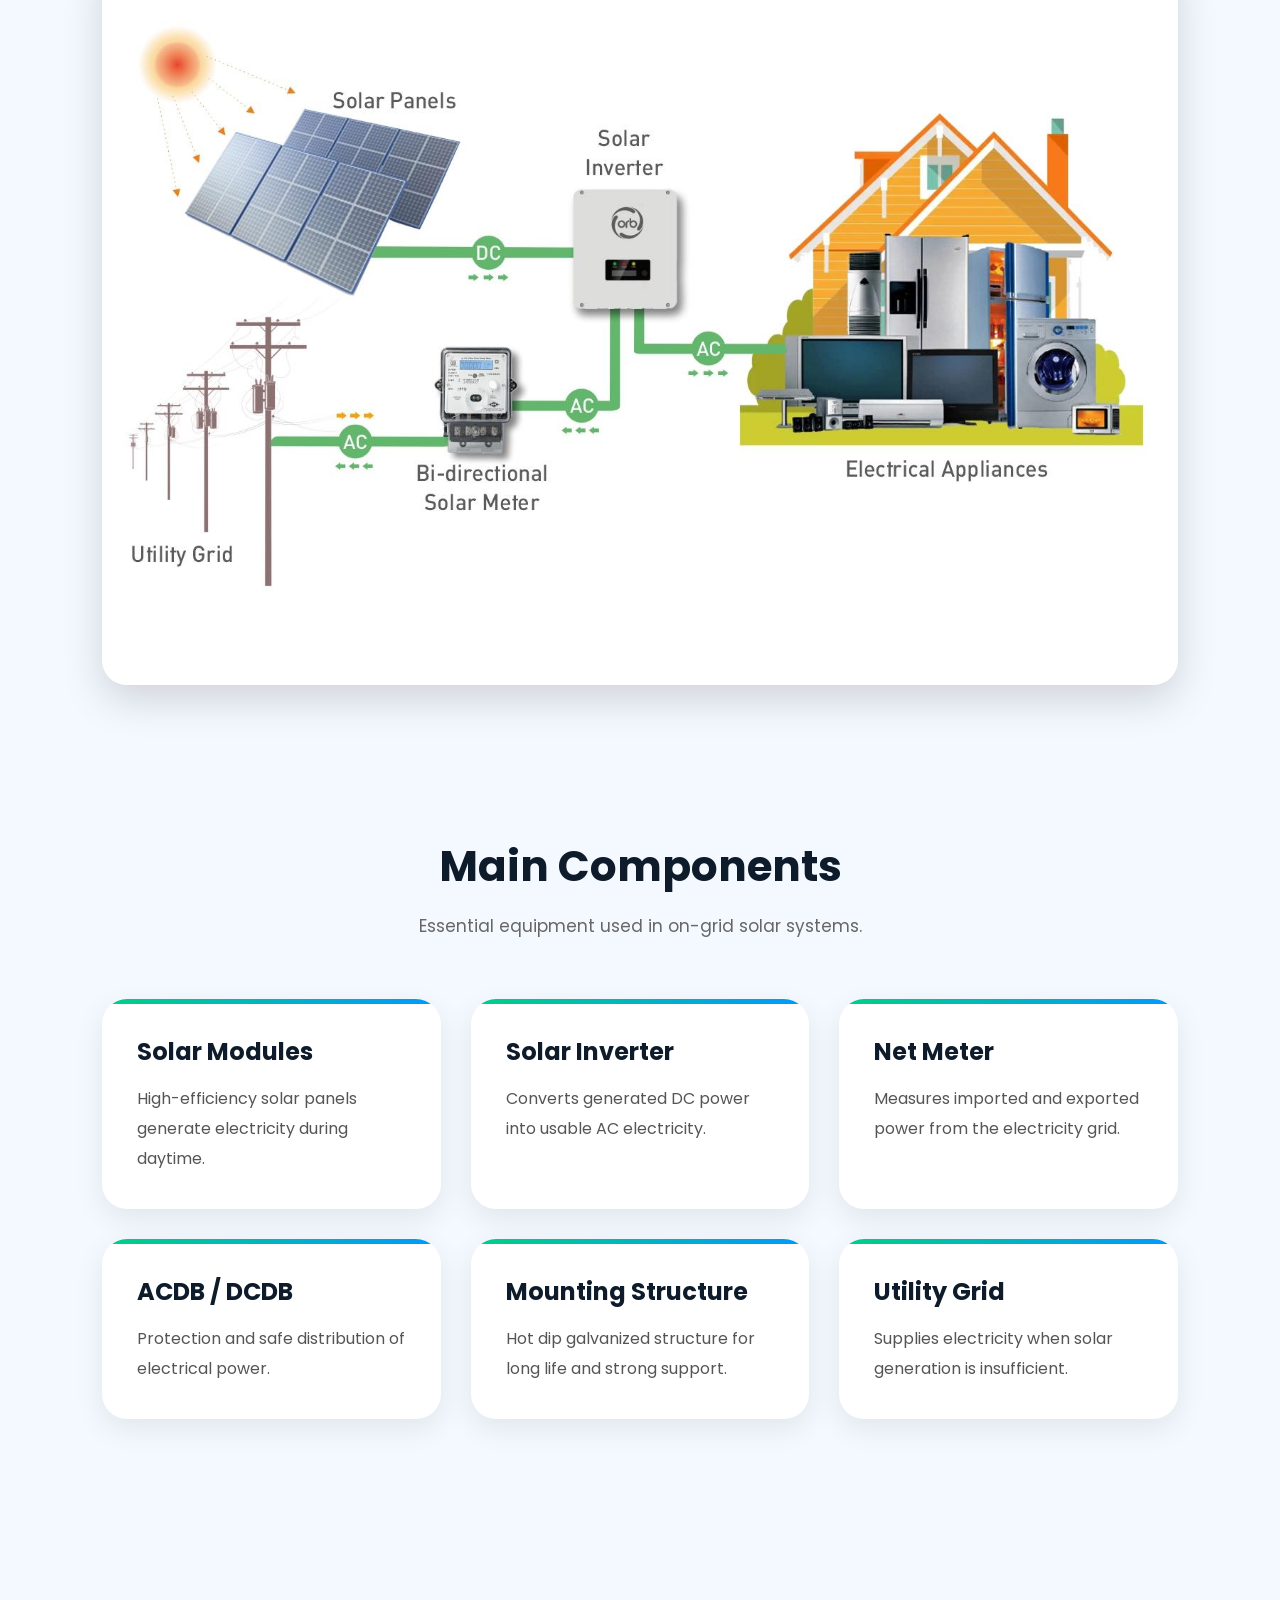
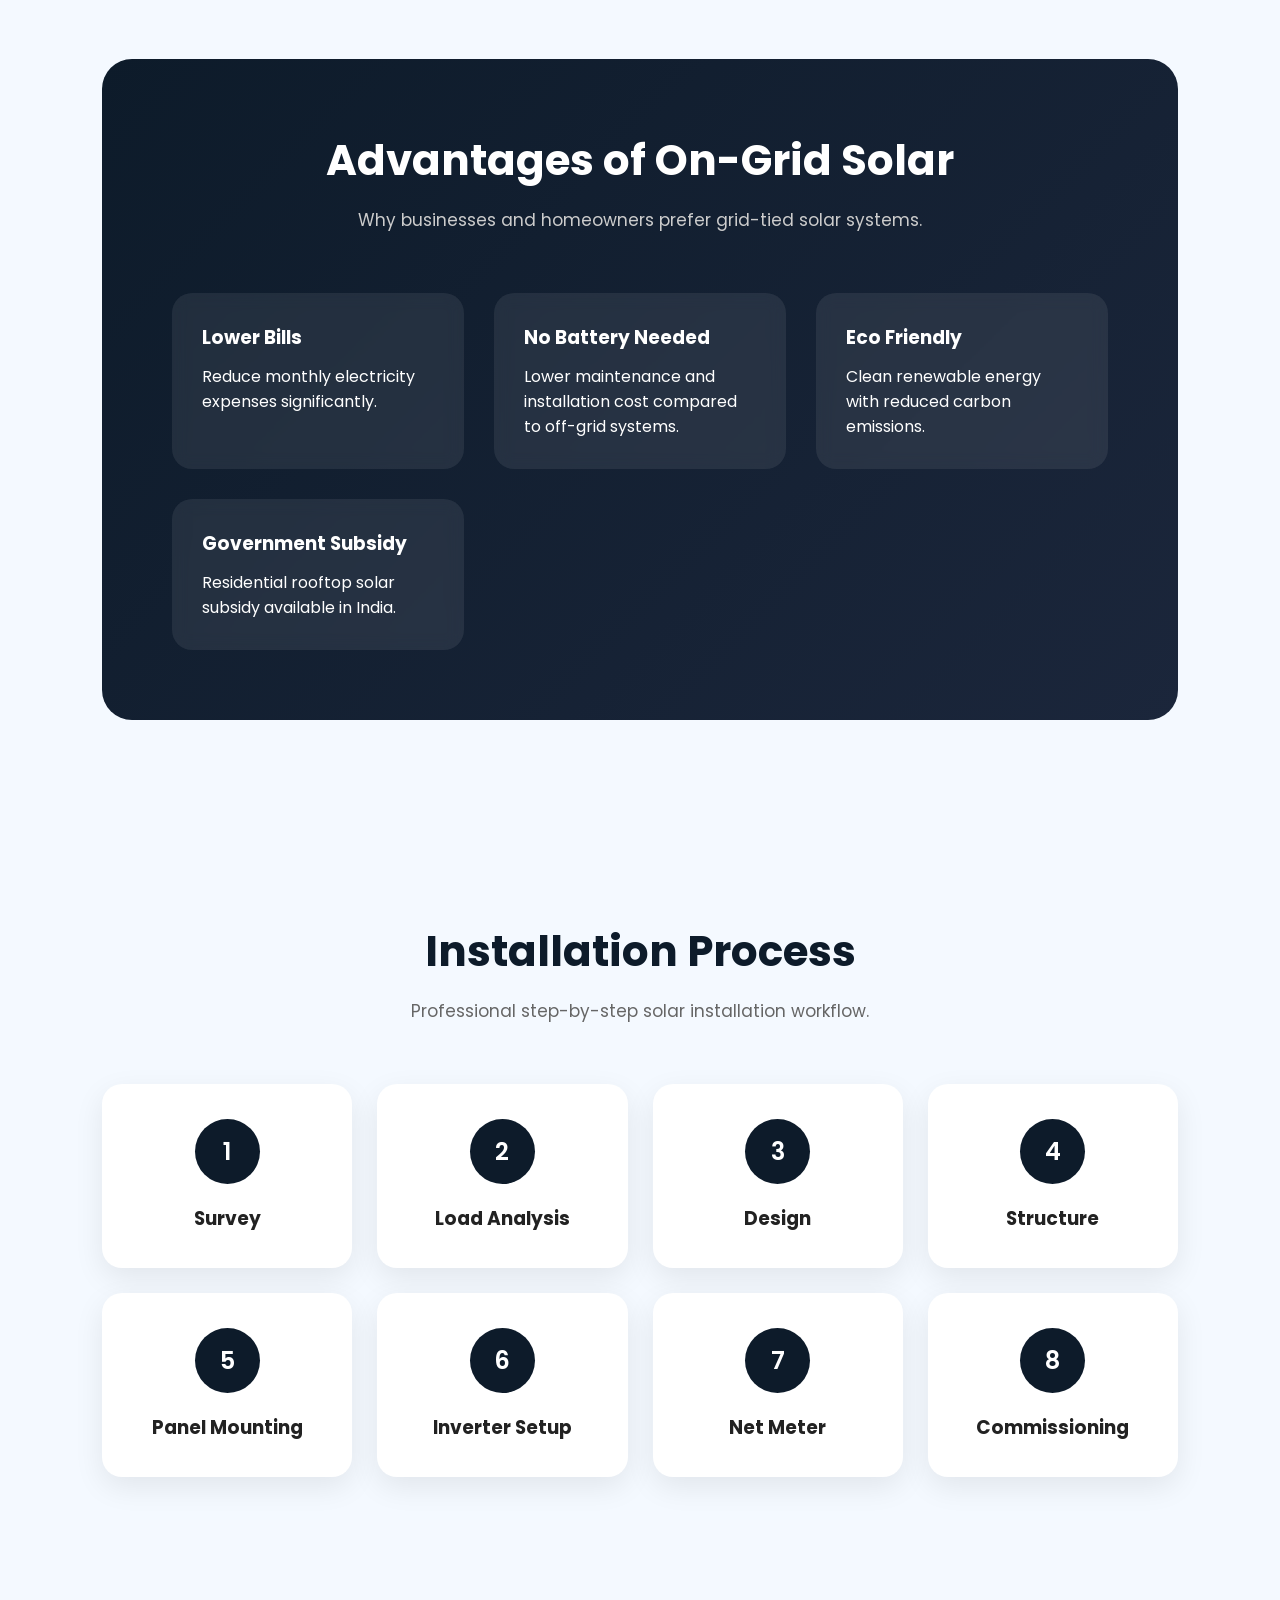
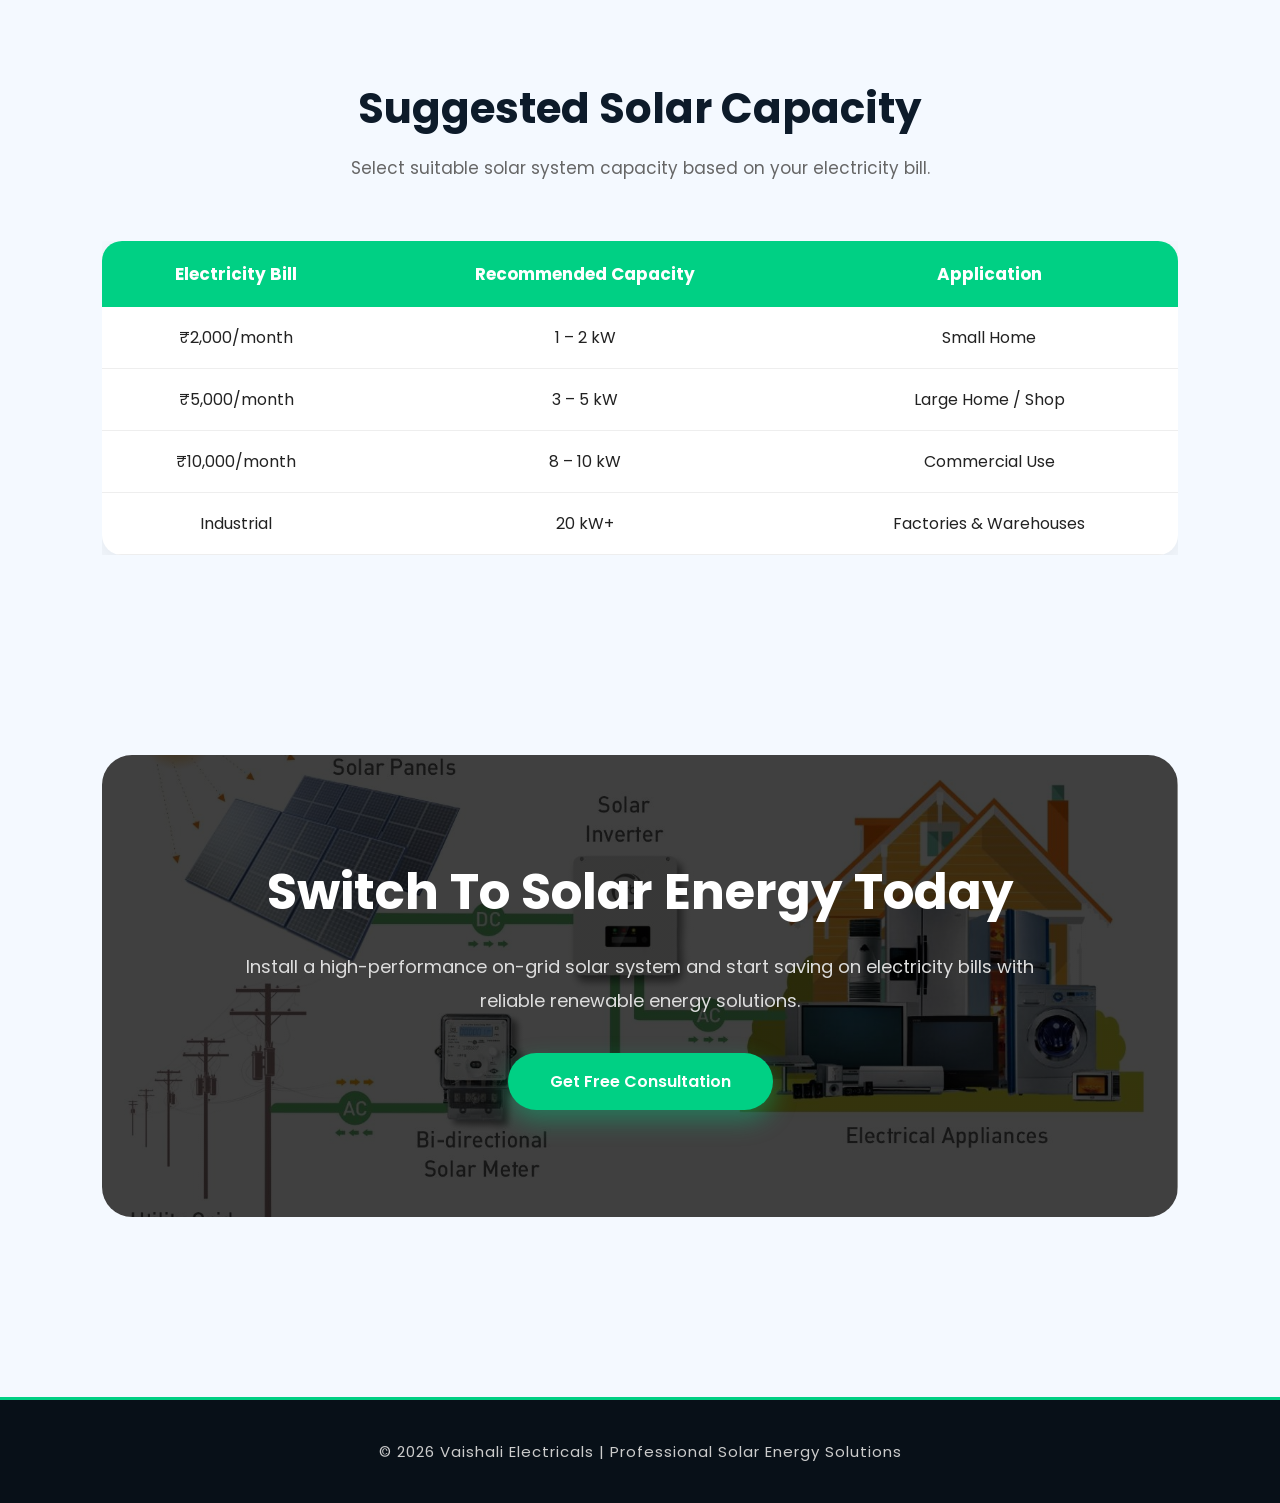
<file: src/main/resources/static/onGridSystem.html>
<!DOCTYPE html>
<html lang="en">

<head>

<meta charset="UTF-8">
<meta name="viewport" content="width=device-width, initial-scale=1.0">

<title>On-Grid Solar System | Vaishali Electricals</title>
<link rel="icon" href="images/logo.jpeg">

<link href="https://fonts.googleapis.com/css2?family=Poppins:wght@300;400;500;600;700&display=swap" rel="stylesheet">

<style>

*{
margin:0;
padding:0;
box-sizing:border-box;
scroll-behavior:smooth;
}

body{
font-family:'Poppins',sans-serif;
background:#f4f9ff;
color:#222;
overflow-x:hidden;
}

/* NAVBAR */

nav{
width:100%;
padding:18px 8%;
display:flex;
justify-content:space-between;
align-items:center;
position:fixed;
top:0;
left:0;
z-index:1000;
background:rgba(0,0,0,0.65);
backdrop-filter:blur(10px);
transition:0.4s;
}

.logo{
font-size:30px;
font-weight:700;
color:white;
}

.logo span{
color:#00d084;
}

nav ul{
display:flex;
gap:30px;
list-style:none;
}

nav ul li a{
text-decoration:none;
color:white;
font-size:15px;
font-weight:500;
transition:0.3s;
position:relative;
}

nav ul li a::after{
content:'';
position:absolute;
left:0;
bottom:-6px;
width:0%;
height:2px;
background:#00d084;
transition:0.4s;
}

nav ul li a:hover::after{
width:100%;
}

nav ul li a:hover{
color:#00d084;
}

/* HERO */

.hero{
width:100%;
min-height:100vh;

background:
linear-gradient(rgba(0,0,0,0.65),rgba(0,0,0,0.75)),
url('https://images.unsplash.com/photo-1509391366360-2e959784a276?q=80&w=1600&auto=format&fit=crop');

background-size:cover;
background-position:center;

display:flex;
align-items:center;

padding:0 8%;
color:white;
}

.hero-content{
max-width:720px;
animation:fadeUp 1.2s ease;
}

.hero-content h1{
font-size:68px;
line-height:82px;
margin-bottom:25px;
animation:slideLeft 1s ease;
}

.hero-content h1 span{
color:#00d084;
}

.hero-content p{
font-size:18px;
line-height:34px;
margin-bottom:35px;
color:#ddd;
}

.hero-btn{
display:inline-block;
padding:16px 42px;
background:#00d084;
color:white;
text-decoration:none;
font-weight:600;
border-radius:50px;
transition:0.4s;
box-shadow:0 10px 25px rgba(0,208,132,0.4);
position:relative;
overflow:hidden;
}

.hero-btn::before{
content:'';
position:absolute;
top:0;
left:-100%;
width:100%;
height:100%;
background:rgba(255,255,255,0.2);
transition:0.5s;
}

.hero-btn:hover::before{
left:100%;
}

.hero-btn:hover{
transform:translateY(-5px);
background:#00b06f;
}

/* IMAGE */

.images{
width:100%;
padding:50px 8%;
display:flex;
justify-content:center;
align-items:center;
background:#f4f9ff;
}

.images img{
width:100%;
max-width:1200px;
height:auto;
border-radius:25px;
box-shadow:0 15px 40px rgba(0,0,0,0.15);
transition:0.5s;
object-fit:cover;
}

.images img:hover{
transform:scale(1.02);
}

/* SECTION */

section{
padding:100px 8%;
}

.section-title{
text-align:center;
margin-bottom:60px;
}

.section-title h2{
font-size:42px;
margin-bottom:15px;
color:#0d1b2a;
}

.section-title p{
color:#666;
font-size:17px;
}

/* GRID */

.grid{
display:grid;
grid-template-columns:repeat(auto-fit,minmax(280px,1fr));
gap:30px;
}

/* CARD */

.card{
background:white;
padding:35px;
border-radius:25px;
box-shadow:0 10px 30px rgba(0,0,0,0.08);
transition:0.4s;
position:relative;
overflow:hidden;
}

.card::before{
content:'';
position:absolute;
top:0;
left:0;
width:100%;
height:5px;
background:linear-gradient(90deg,#00d084,#0099ff);
}

.card:hover{
transform:translateY(-12px);
box-shadow:0 20px 45px rgba(0,0,0,0.15);
}

.card h3{
margin-bottom:15px;
font-size:24px;
color:#0d1b2a;
}

.card p{
line-height:30px;
color:#555;
}

/* ADVANTAGES */

.highlight{
background:linear-gradient(135deg,#0d1b2a,#1b263b);
color:white;
border-radius:30px;
padding:70px;
margin-top:40px;
}

.highlight-grid{
display:grid;
grid-template-columns:repeat(auto-fit,minmax(250px,1fr));
gap:30px;
margin-top:40px;
}

.highlight-card{
background:rgba(255,255,255,0.08);
padding:30px;
border-radius:20px;
backdrop-filter:blur(8px);
transition:0.4s;
}

.highlight-card:hover{
transform:translateY(-10px);
background:#00d084;
}

.highlight-card h3{
margin-bottom:12px;
}

/* PROCESS */

.process{
display:grid;
grid-template-columns:repeat(auto-fit,minmax(200px,1fr));
gap:25px;
margin-top:50px;
}

.step{
background:white;
padding:35px;
border-radius:20px;
text-align:center;
box-shadow:0 10px 30px rgba(0,0,0,0.08);
transition:0.4s;
}

.step:hover{
background:#00d084;
color:white;
transform:translateY(-8px);
}

.step span{
display:inline-block;
width:65px;
height:65px;
line-height:65px;
border-radius:50%;
background:#0d1b2a;
color:white;
font-size:24px;
font-weight:600;
margin-bottom:20px;
}

/* TABLE */

.table-container{
overflow-x:auto;
margin-top:40px;
}

table{
width:100%;
border-collapse:collapse;
background:white;
border-radius:20px;
overflow:hidden;
box-shadow:0 10px 30px rgba(0,0,0,0.08);
}

table th{
background:#00d084;
color:white;
padding:20px;
font-size:17px;
}

table td{
padding:18px;
border-bottom:1px solid #eee;
text-align:center;
}

table tr:hover{
background:#f3fff9;
}

/* CTA */

.cta{
text-align:center;

background:
linear-gradient(rgba(0,0,0,0.75),rgba(0,0,0,0.75)),
url('images/onGrid1.jpeg');

background-size:cover;
background-position:center;

color:white;
border-radius:30px;
padding:100px 40px;
}

.cta h2{
font-size:50px;
margin-bottom:20px;
}

.cta p{
max-width:850px;
margin:auto;
line-height:34px;
font-size:18px;
margin-bottom:35px;
color:#ddd;
}

/* FOOTER */

footer{
background:#081018;
color:#ccc;
padding:40px 8%;
text-align:center;
margin-top:80px;
border-top:3px solid #00d084;
}

footer p{
font-size:15px;
letter-spacing:1px;
}

/* ANIMATION */

@keyframes fadeUp{
from{
opacity:0;
transform:translateY(50px);
}
to{
opacity:1;
transform:translateY(0);
}
}

@keyframes slideLeft{
from{
opacity:0;
transform:translateX(-80px);
}
to{
opacity:1;
transform:translateX(0);
}
}

/* RESPONSIVE */

@media(max-width:900px){

.hero-content h1{
font-size:45px;
line-height:58px;
}

nav ul{
display:none;
}

section{
padding:80px 5%;
}

.hero{
padding:0 5%;
}

.highlight{
padding:50px 25px;
}

.cta h2{
font-size:36px;
}

}

</style>

</head>

<body>

<!-- NAVBAR -->

<nav>

<div class="logo">
Vaishali <span>Electricals</span>
</div>

<ul>
<li><a href="index.html">Home</a></li>
<li><a href="#about">About</a></li>
<li><a href="#components">Components</a></li>
<li><a href="#advantages">Advantages</a></li>
<li><a href="#process">Process</a></li>
<li><a href="#pricing">Capacity</a></li>
<li><a href="#contact">Contact</a></li>
</ul>

</nav>

<!-- HERO -->

<section class="hero">

<div class="hero-content">

<h1>
Smart <span>On-Grid</span><br>
Solar System
</h1>

<p>
Generate clean solar energy directly from sunlight and reduce your electricity bills with a modern grid-tied solar solution for homes, shops, offices, and industries.
</p>

<a href="#about" class="hero-btn">
Explore System
</a>

</div>

</section>

<!-- ABOUT -->

<section id="about">

<div class="section-title">
<h2>What is On-Grid Solar?</h2>
<p>
Efficient grid-connected solar power system for modern energy needs.
</p>
</div>

<div class="grid">

<div class="card">
<h3>Solar Panels</h3>
<p>
Solar panels convert sunlight into DC electricity and are installed on rooftops or open areas for maximum solar generation.
</p>
</div>

<div class="card">
<h3>On-Grid Inverter</h3>
<p>
Converts DC electricity into AC power and synchronizes with the utility grid for seamless power supply.
</p>
</div>

<div class="card">
<h3>Net Metering</h3>
<p>
Extra electricity generated is exported to the grid, helping reduce electricity bills through net metering.
</p>
</div>

</div>

</section>

<!-- IMAGE -->

<div class="images">

<img src="images/onGrid1.jpeg" alt="On Grid Solar System">

</div>

<!-- COMPONENTS -->

<section id="components">

<div class="section-title">
<h2>Main Components</h2>
<p>
Essential equipment used in on-grid solar systems.
</p>
</div>

<div class="grid">

<div class="card">
<h3>Solar Modules</h3>
<p>
High-efficiency solar panels generate electricity during daytime.
</p>
</div>

<div class="card">
<h3>Solar Inverter</h3>
<p>
Converts generated DC power into usable AC electricity.
</p>
</div>

<div class="card">
<h3>Net Meter</h3>
<p>
Measures imported and exported power from the electricity grid.
</p>
</div>

<div class="card">
<h3>ACDB / DCDB</h3>
<p>
Protection and safe distribution of electrical power.
</p>
</div>

<div class="card">
<h3>Mounting Structure</h3>
<p>
Hot dip galvanized structure for long life and strong support.
</p>
</div>

<div class="card">
<h3>Utility Grid</h3>
<p>
Supplies electricity when solar generation is insufficient.
</p>
</div>

</div>

</section>

<!-- ADVANTAGES -->

<section id="advantages">

<div class="highlight">

<div class="section-title">

<h2 style="color:white;">
Advantages of On-Grid Solar
</h2>

<p style="color:#ccc;">
Why businesses and homeowners prefer grid-tied solar systems.
</p>

</div>

<div class="highlight-grid">

<div class="highlight-card">
<h3>Lower Bills</h3>
<p>
Reduce monthly electricity expenses significantly.
</p>
</div>

<div class="highlight-card">
<h3>No Battery Needed</h3>
<p>
Lower maintenance and installation cost compared to off-grid systems.
</p>
</div>

<div class="highlight-card">
<h3>Eco Friendly</h3>
<p>
Clean renewable energy with reduced carbon emissions.
</p>
</div>

<div class="highlight-card">
<h3>Government Subsidy</h3>
<p>
Residential rooftop solar subsidy available in India.
</p>
</div>

</div>

</div>

</section>

<!-- PROCESS -->

<section id="process">

<div class="section-title">

<h2>Installation Process</h2>

<p>
Professional step-by-step solar installation workflow.
</p>

</div>

<div class="process">

<div class="step">
<span>1</span>
<h3>Survey</h3>
</div>

<div class="step">
<span>2</span>
<h3>Load Analysis</h3>
</div>

<div class="step">
<span>3</span>
<h3>Design</h3>
</div>

<div class="step">
<span>4</span>
<h3>Structure</h3>
</div>

<div class="step">
<span>5</span>
<h3>Panel Mounting</h3>
</div>

<div class="step">
<span>6</span>
<h3>Inverter Setup</h3>
</div>

<div class="step">
<span>7</span>
<h3>Net Meter</h3>
</div>

<div class="step">
<span>8</span>
<h3>Commissioning</h3>
</div>

</div>

</section>

<!-- TABLE -->

<section id="pricing">

<div class="section-title">

<h2>Suggested Solar Capacity</h2>

<p>
Select suitable solar system capacity based on your electricity bill.
</p>

</div>

<div class="table-container">

<table>

<tr>
<th>Electricity Bill</th>
<th>Recommended Capacity</th>
<th>Application</th>
</tr>

<tr>
<td>₹2,000/month</td>
<td>1 – 2 kW</td>
<td>Small Home</td>
</tr>

<tr>
<td>₹5,000/month</td>
<td>3 – 5 kW</td>
<td>Large Home / Shop</td>
</tr>

<tr>
<td>₹10,000/month</td>
<td>8 – 10 kW</td>
<td>Commercial Use</td>
</tr>

<tr>
<td>Industrial</td>
<td>20 kW+</td>
<td>Factories & Warehouses</td>
</tr>

</table>

</div>

</section>

<!-- CONTACT -->

<section id="contact">

<div class="cta">

<h2>
Switch To Solar Energy Today
</h2>

<p>
Install a high-performance on-grid solar system and start saving on electricity bills with reliable renewable energy solutions.
</p>

<a href="aboutus.html" class="hero-btn">
Get Free Consultation
</a>

</div>

</section>

<!-- FOOTER -->

<footer>

<p>
© 2026 Vaishali Electricals | Professional Solar Energy Solutions
</p>

</footer>

<!-- JS -->

<script>

window.addEventListener("scroll",function(){

const nav = document.querySelector("nav");

if(window.scrollY > 50){
nav.style.background = "#081018";
}
else{
nav.style.background = "rgba(0,0,0,0.65)";
}

});

</script>

</body>
</html>
</file>
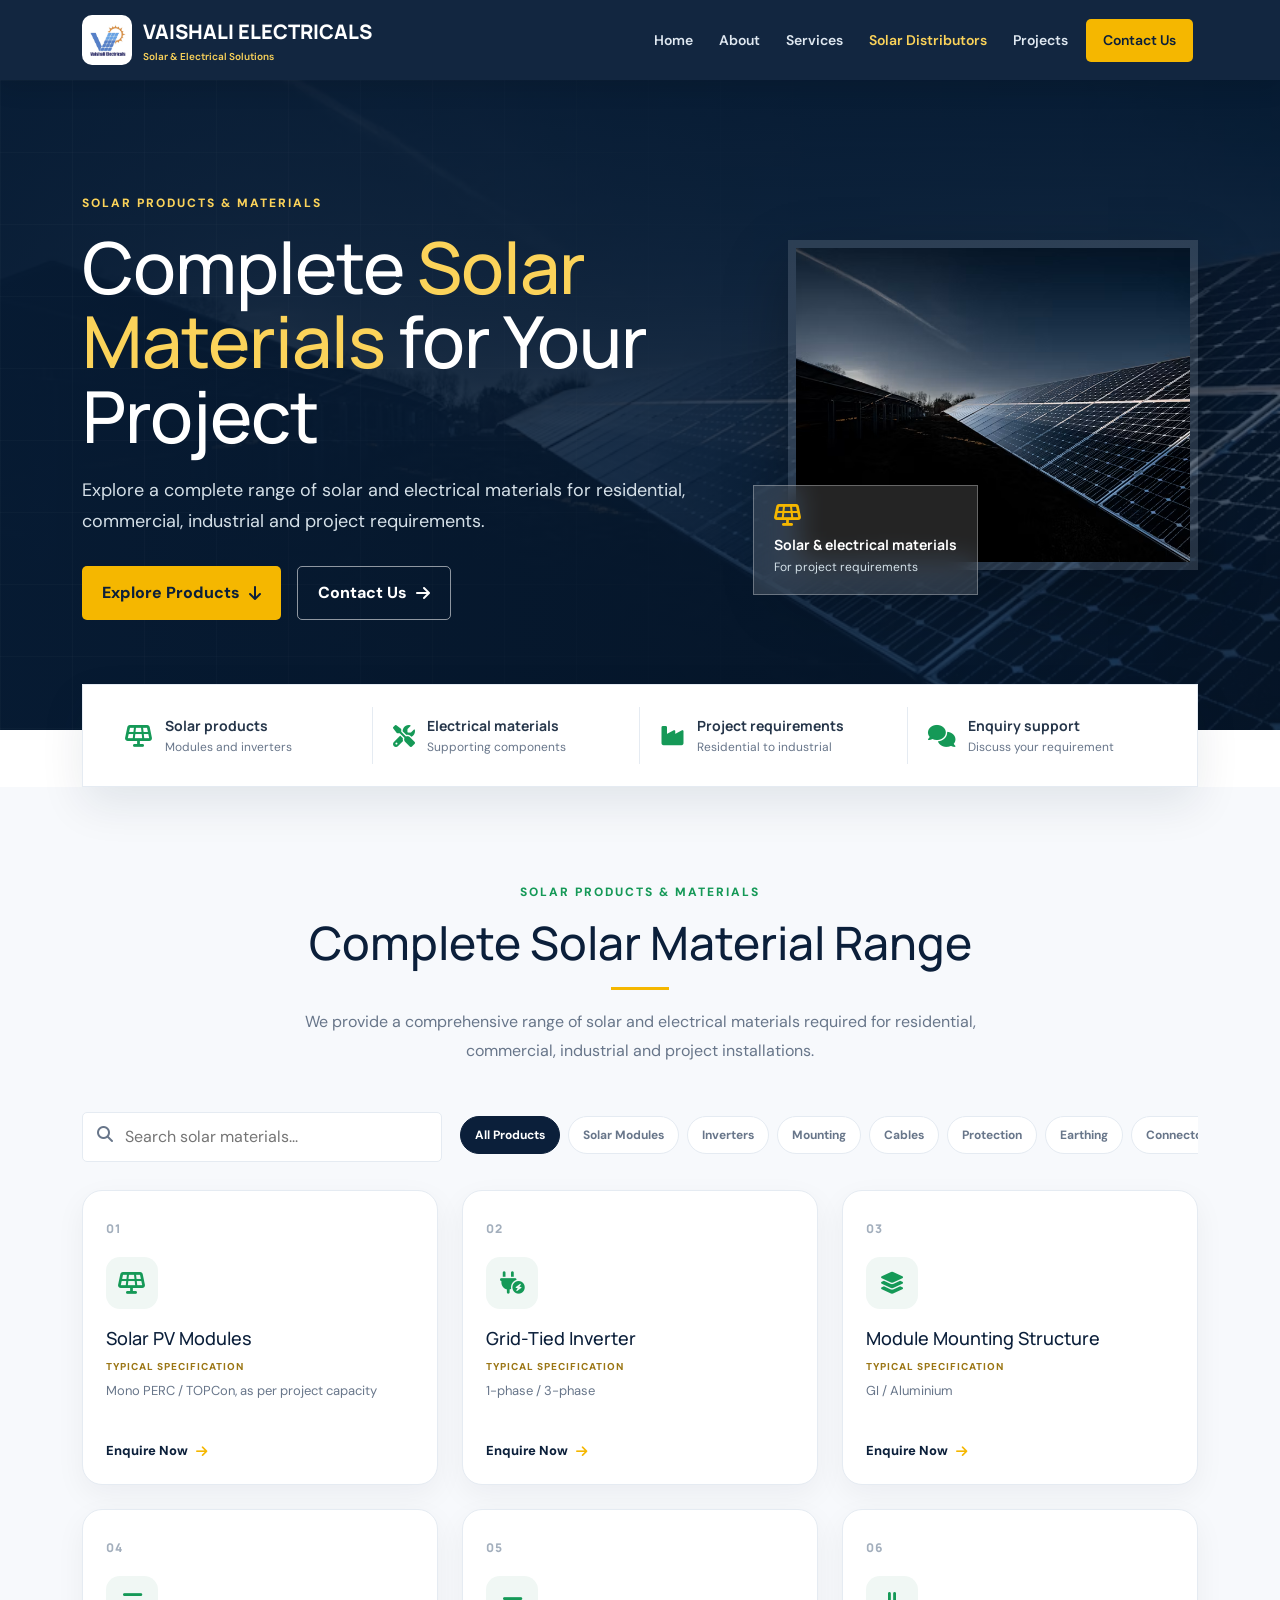
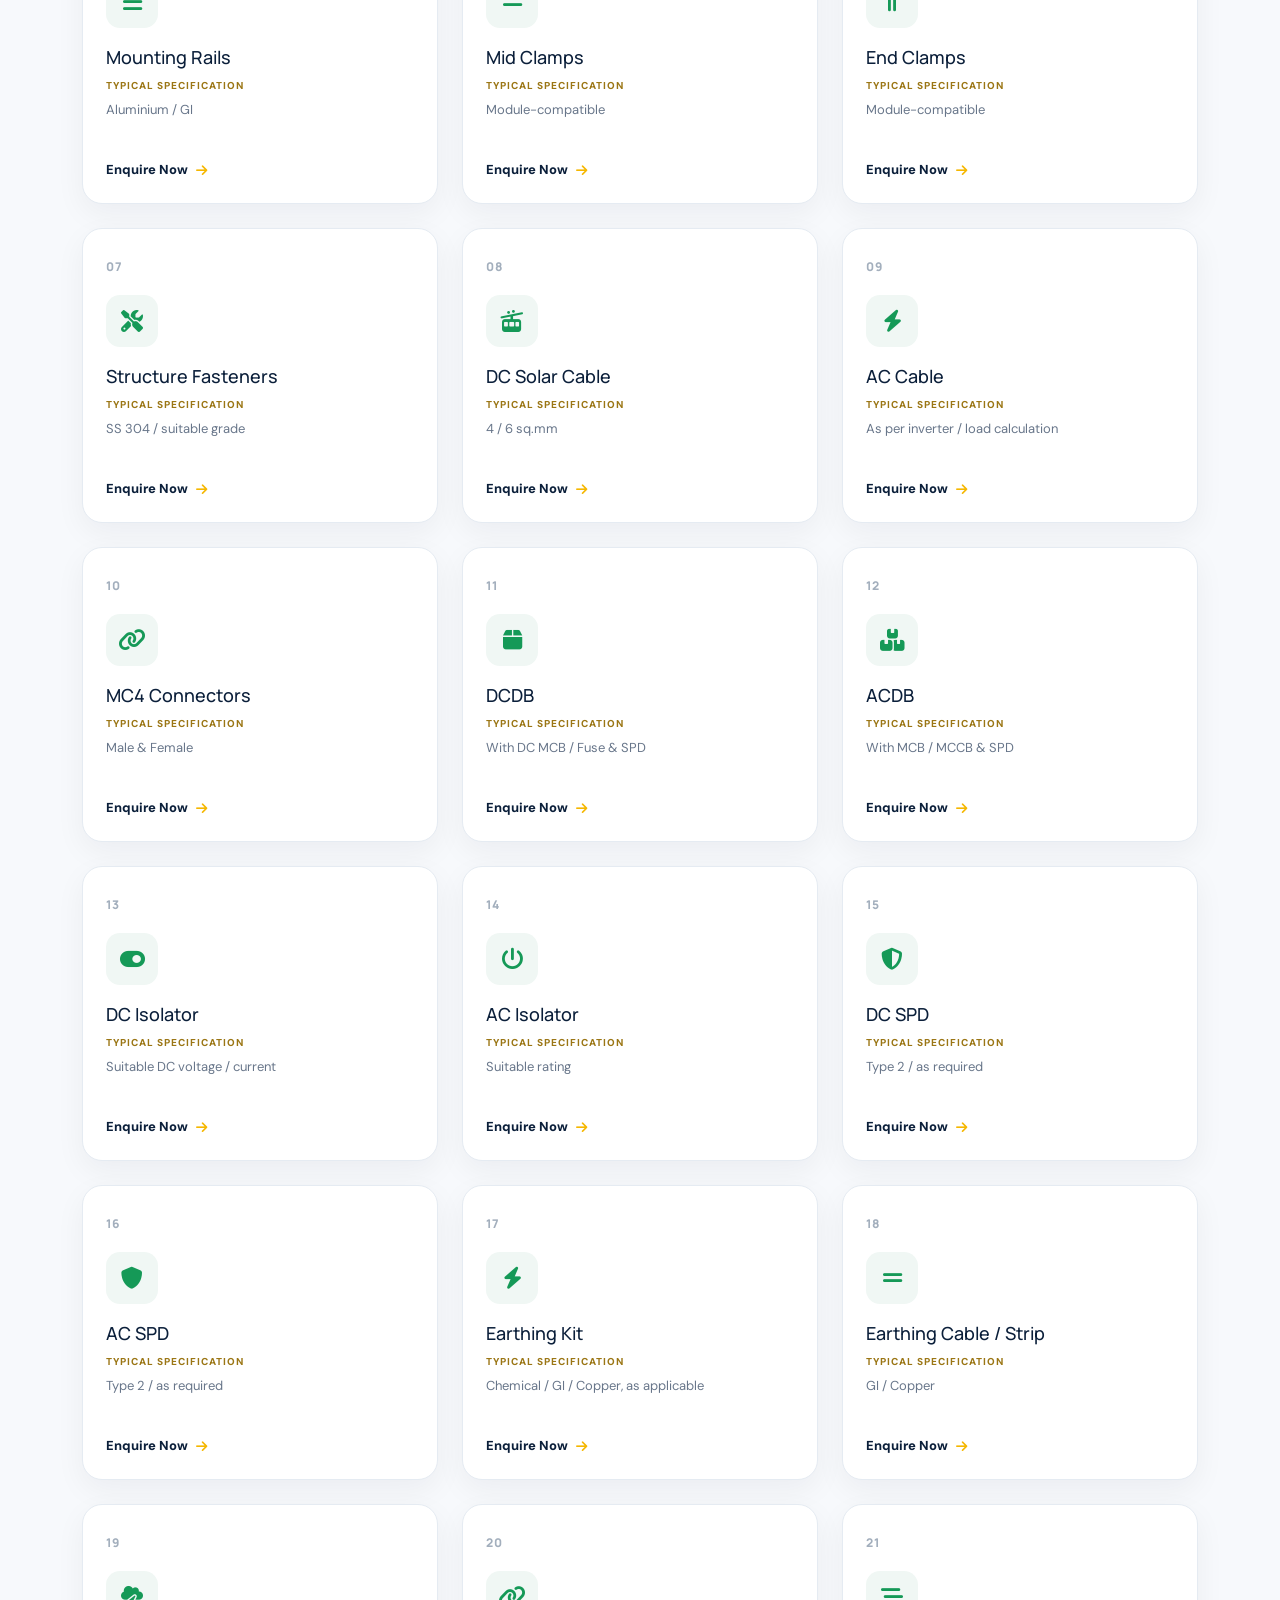
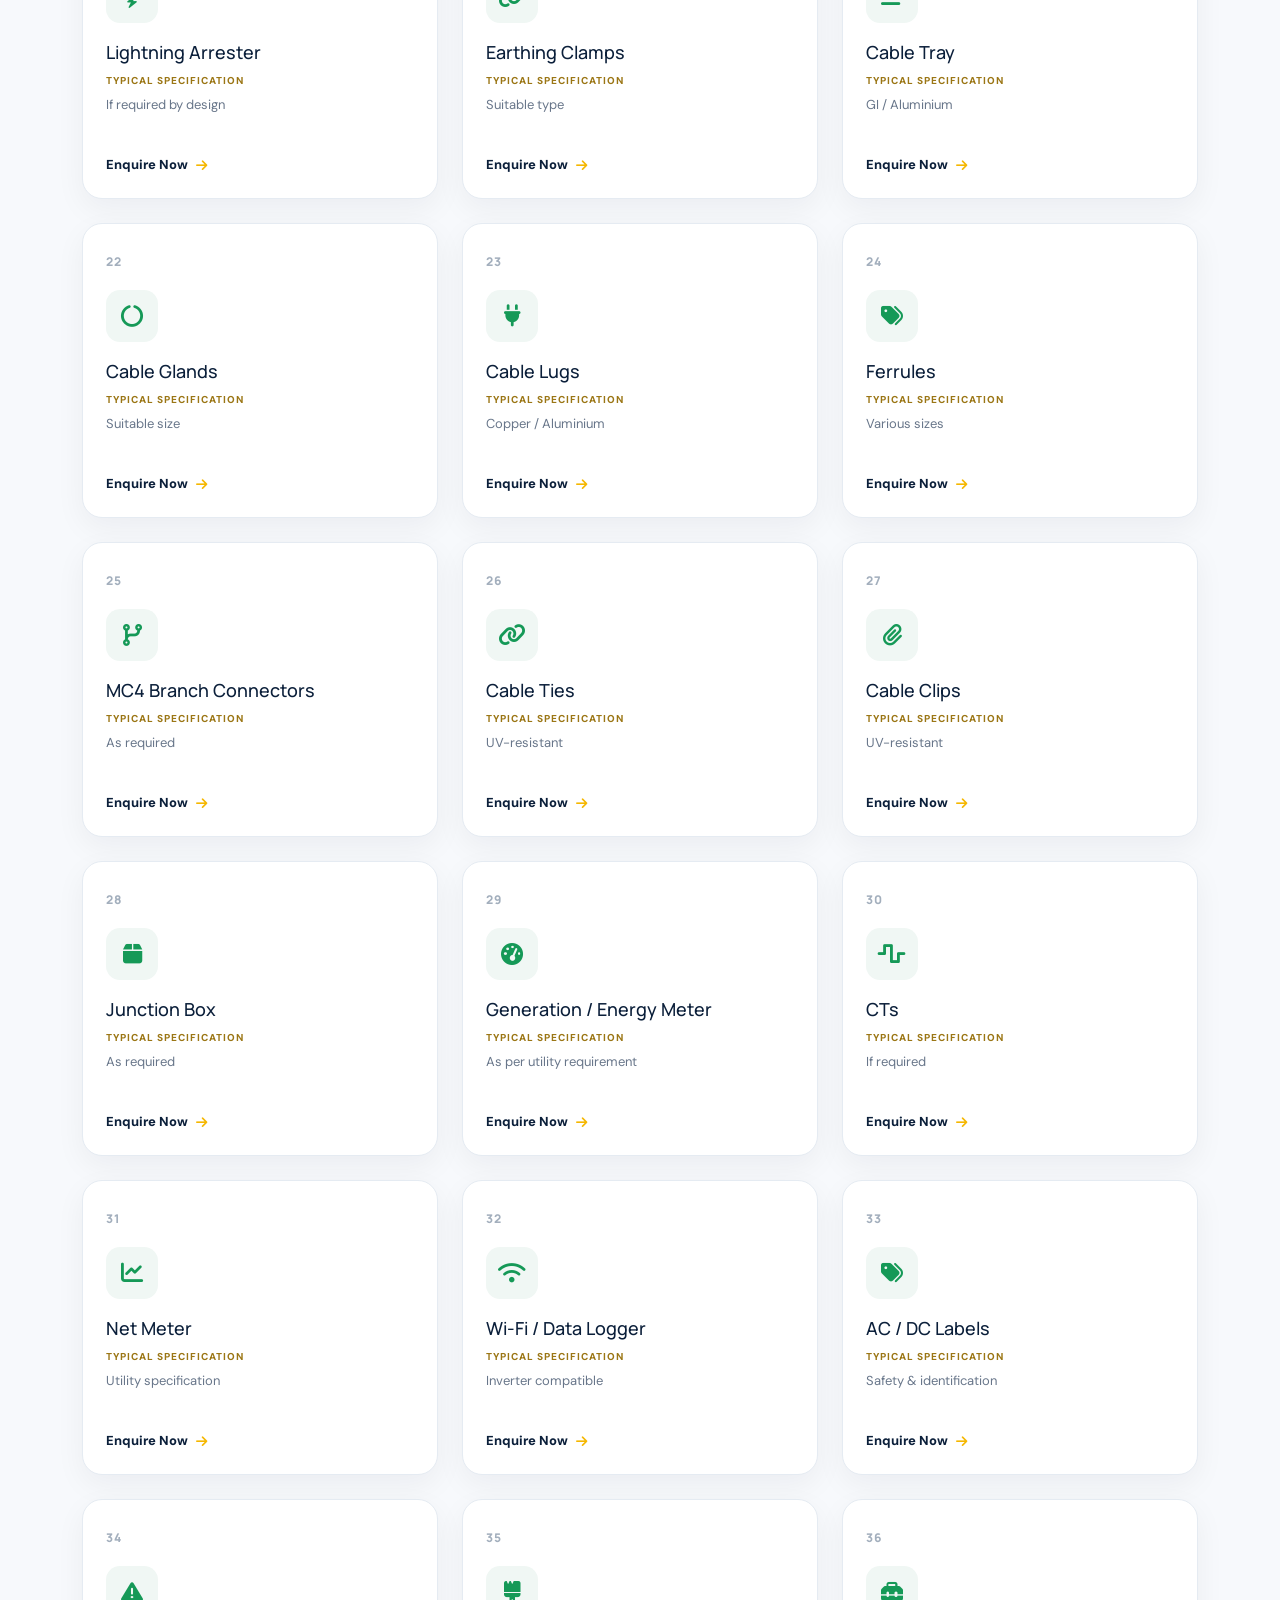
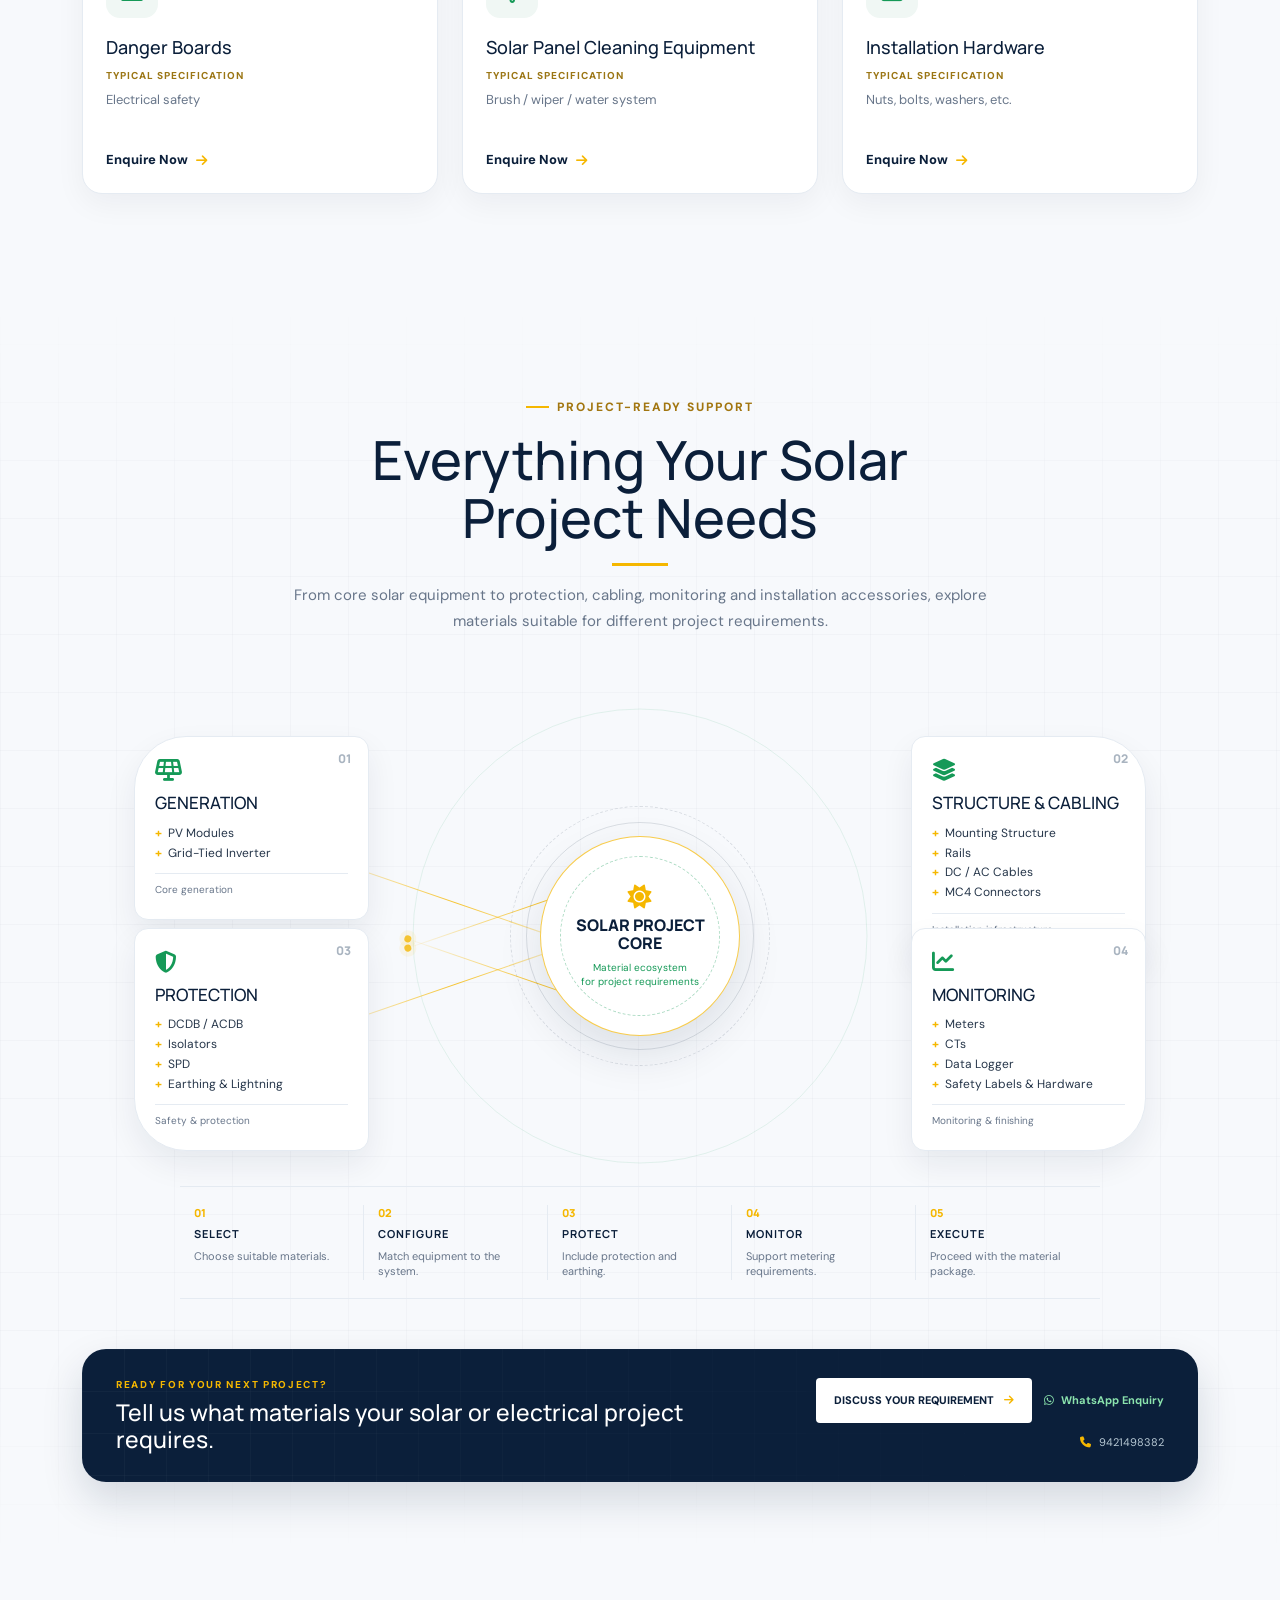
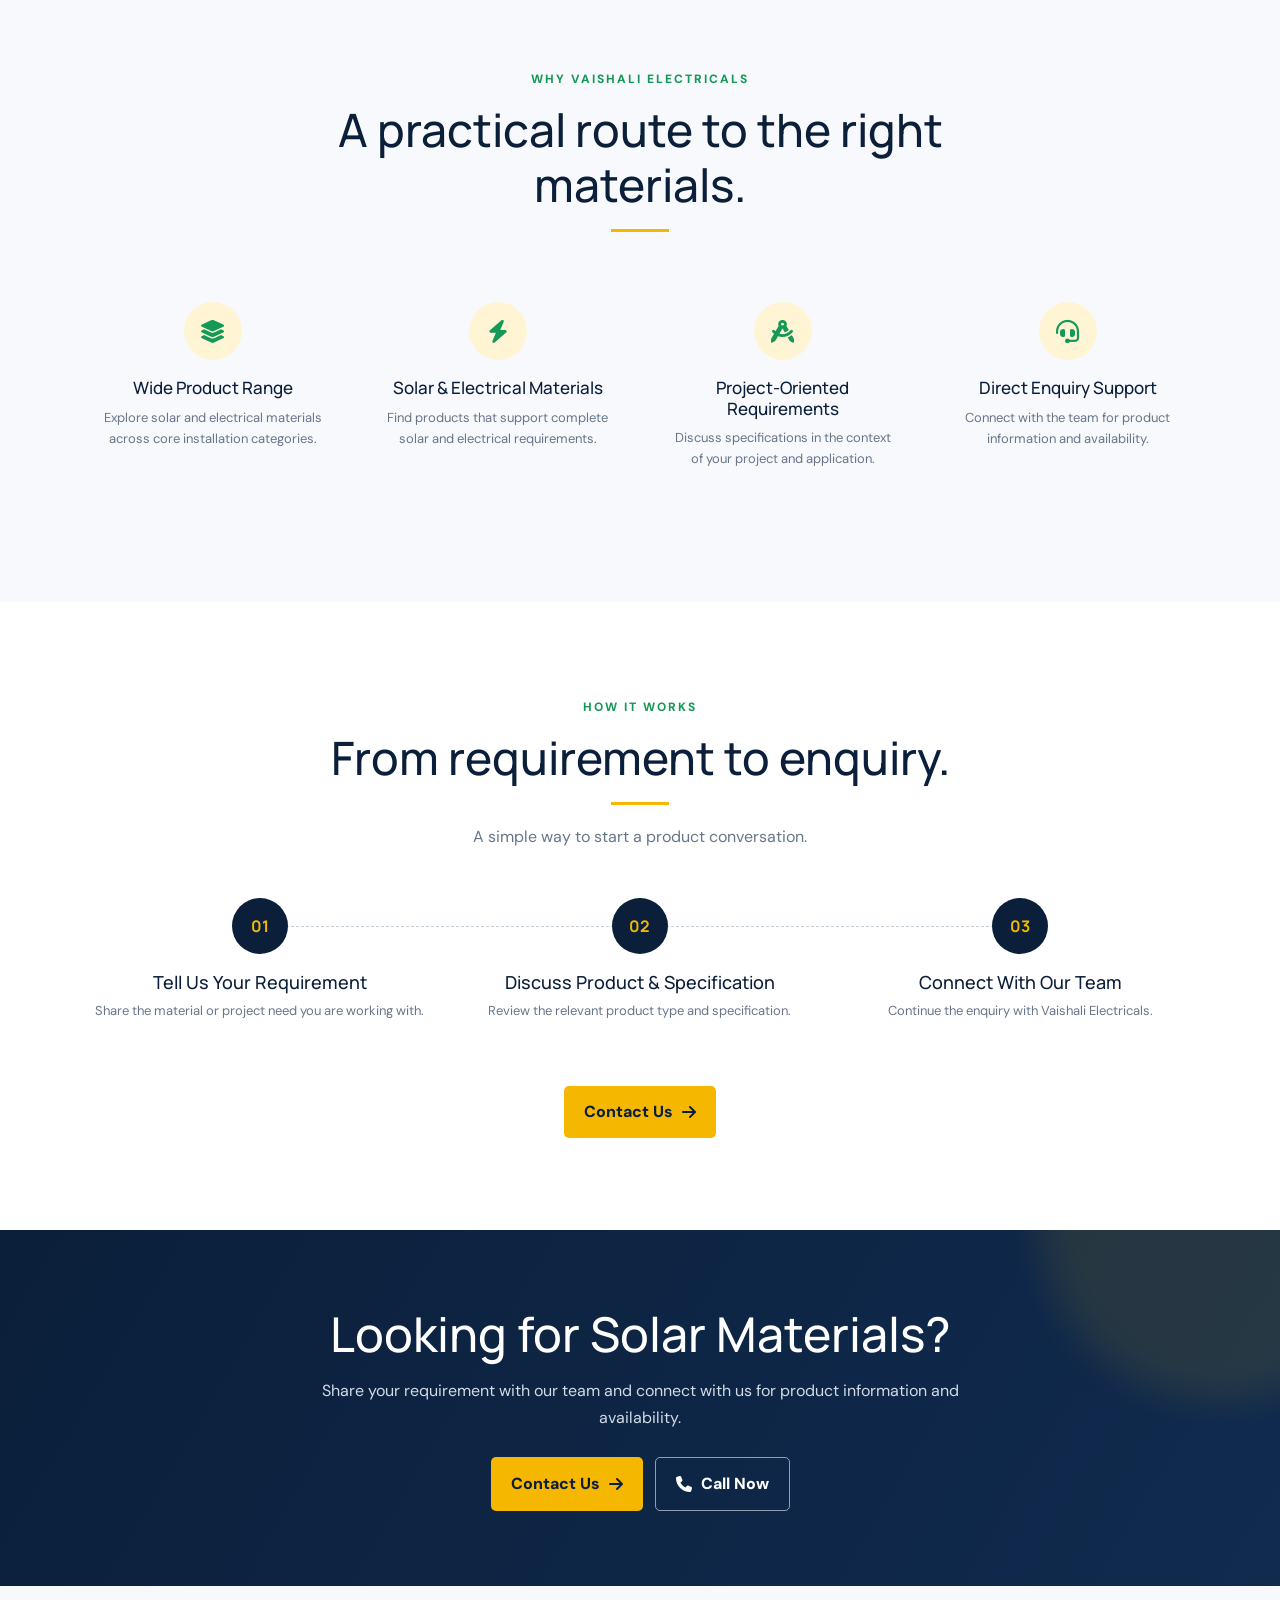
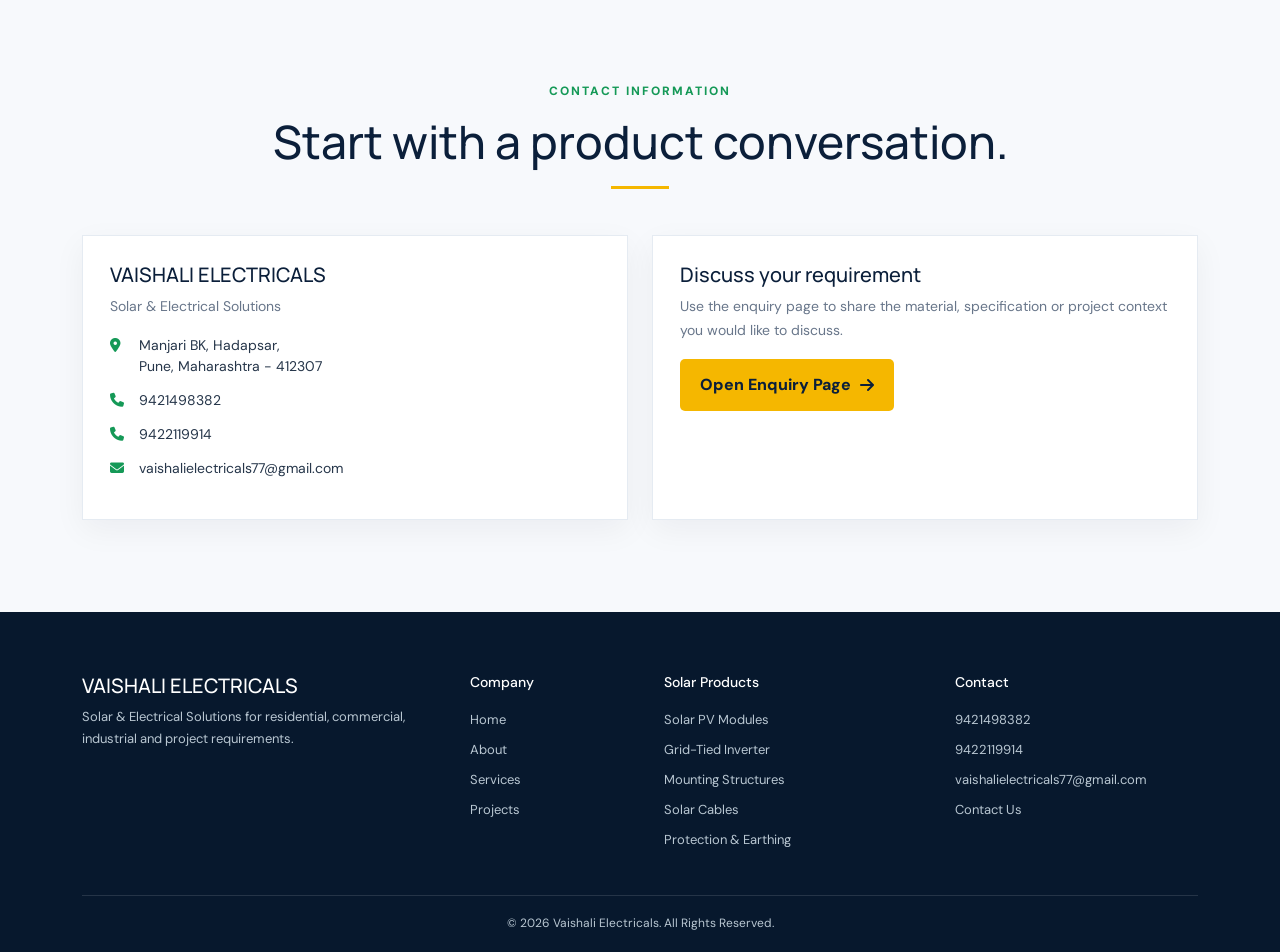
<file: src/main/resources/static/solarDistributors.html>
<!doctype html>
<html lang="en">

<head>
    <meta charset="utf-8">
    <meta name="viewport" content="width=device-width, initial-scale=1">
    <meta name="description"
        content="Explore solar products and electrical materials from Vaishali Electricals for residential, commercial, industrial and project requirements in Pune.">
    <meta property="og:title" content="Solar Products & Materials | Vaishali Electricals">
    <meta property="og:description"
        content="Solar modules, inverters, mounting, cables, protection, earthing and installation materials for project requirements.">
    <meta property="og:image" content="images/solar1-3.jpeg">
    <title>Solar Products & Materials | Vaishali Electricals</title>
    <link rel="icon" href="images/logo.jpeg">
    <link rel="preconnect" href="https://fonts.googleapis.com">
    <link rel="preconnect" href="https://fonts.gstatic.com" crossorigin>
    <link
        href="https://fonts.googleapis.com/css2?family=DM+Sans:wght@400;500;600;700&family=Manrope:wght@500;600;700;800&display=swap"
        rel="stylesheet">
    <link href="https://cdn.jsdelivr.net/npm/bootstrap@5.3.3/dist/css/bootstrap.min.css" rel="stylesheet">
    <link href="https://cdnjs.cloudflare.com/ajax/libs/font-awesome/6.5.2/css/all.min.css" rel="stylesheet">
    <style>
        :root {
            --navy: #0B1F3A;
            --navy2: #102B4F;
            --gold: #F5B700;
            --green: #159957;
            --paper: #F7F9FC;
            --text: #26364A;
            --muted: #68768A;
            --line: #E5EBF2;
            --shadow: 0 18px 45px rgba(11, 31, 58, .09)
        }

        * {
            box-sizing: border-box
        }

        html {
            scroll-behavior: smooth
        }

        body {
            margin: 0;
            color: var(--text);
            background: #fff;
            font-family: 'DM Sans', sans-serif;
            overflow-x: hidden
        }

        h1,
        h2,
        h3,
        h4,
        strong,
        .sd-brand {
            font-family: 'Manrope', sans-serif
        }

        a {
            text-decoration: none;
            transition: .3s ease
        }

        button,
        input {
            font: inherit
        }

        .sd-navbar {
            background: rgba(11, 31, 58, .97);
            box-shadow: 0 5px 25px rgba(0, 0, 0, .12);
            padding: 10px 0;
            transition: .3s
        }

        .sd-navbar.is-compact {
            padding: 4px 0
        }

        .sd-brand {
            display: flex;
            align-items: center;
            gap: 11px;
            color: #fff;
            font-weight: 800
        }

        .sd-brand img {
            width: 50px;
            height: 50px;
            object-fit: contain;
            background: #fff;
            border-radius: 10px;
            padding: 4px
        }

        .sd-brand small {
            display: block;
            color: #fbd35a;
            font-family: 'DM Sans', sans-serif;
            font-size: 10px;
            font-weight: 600;
            margin-top: 2px
        }

        .sd-navbar .nav-link {
            color: #dfe8f1;
            font-size: 14px;
            font-weight: 600;
            margin: 0 5px
        }

        .sd-navbar .nav-link:hover,
        .sd-navbar .nav-link.active {
            color: #fbd35a
        }

        .sd-nav-cta,
        .sd-btn {
            display: inline-flex;
            align-items: center;
            justify-content: center;
            gap: 9px;
            font-weight: 800;
            border-radius: 5px
        }

        .sd-nav-cta {
            background: var(--gold);
            color: var(--navy) !important;
            padding: 11px 17px !important
        }

        .sd-nav-cta:hover {
            background: #fff;
            transform: translateY(-2px)
        }

        .sd-hero {
            position: relative;
            min-height: 650px;
            display: flex;
            align-items: center;
            overflow: hidden;
            background: linear-gradient(90deg, rgba(7, 28, 53, .95), rgba(7, 28, 53, .7)), url('images/solar1-3.jpeg') center/cover
        }

        .sd-hero:after {
            content: '';
            position: absolute;
            inset: 0;
            opacity: .13;
            background-image: linear-gradient(rgba(255, 255, 255, .18) 1px, transparent 1px), linear-gradient(90deg, rgba(255, 255, 255, .18) 1px, transparent 1px);
            background-size: 72px 72px;
            mask-image: linear-gradient(90deg, #000, transparent 75%)
        }

        .sd-hero-content {
            position: relative;
            z-index: 1;
            max-width: 720px
        }

        .sd-eyebrow {
            color: var(--green);
            font-size: 12px;
            font-weight: 800;
            letter-spacing: 2px
        }

        .sd-hero .sd-eyebrow {
            color: #fbd35a
        }

        .sd-hero h1 {
            color: #fff;
            font-size: clamp(42px, 5.6vw, 72px);
            line-height: 1.04;
            margin: 16px 0 22px;
            letter-spacing: -1px
        }

        .sd-hero h1 span {
            color: #fbd35a
        }

        .sd-hero p {
            max-width: 650px;
            color: #d5e0e8;
            font-size: 18px;
            line-height: 1.7;
            margin-bottom: 30px
        }

        .sd-btn {
            padding: 14px 20px
        }

        .sd-btn-gold {
            background: var(--gold);
            color: var(--navy)
        }

        .sd-btn-gold:hover {
            background: #fff;
            color: var(--navy);
            transform: translateY(-3px);
            box-shadow: 0 12px 25px rgba(0, 0, 0, .18)
        }

        .sd-btn-outline {
            border: 1px solid rgba(255, 255, 255, .55);
            color: #fff
        }

        .sd-btn-outline:hover {
            background: #fff;
            color: var(--navy);
            transform: translateY(-3px)
        }

        .sd-hero-visual {
            position: relative;
            z-index: 1;
            margin-left: auto;
            max-width: 410px
        }

        .sd-hero-visual img {
            width: 100%;
            height: 330px;
            object-fit: cover;
            border: 8px solid rgba(255, 255, 255, .13);
            box-shadow: 0 25px 60px rgba(0, 0, 0, .28)
        }

        .sd-glass-card {
            position: absolute;
            left: -35px;
            bottom: -25px;
            padding: 18px 20px;
            background: rgba(255, 255, 255, .14);
            border: 1px solid rgba(255, 255, 255, .3);
            backdrop-filter: blur(14px);
            color: #fff;
            min-width: 210px
        }

        .sd-glass-card i {
            color: var(--gold);
            font-size: 22px;
            margin-bottom: 8px
        }

        .sd-glass-card strong,
        .sd-glass-card span {
            display: block
        }

        .sd-glass-card strong {
            font-size: 14px
        }

        .sd-glass-card span {
            font-size: 12px;
            color: #d4e1e8;
            margin-top: 3px
        }

        .sd-trust {
            position: relative;
            z-index: 2;
            margin-top: -46px
        }

        .sd-trust-box {
            background: #fff;
            border: 1px solid var(--line);
            box-shadow: var(--shadow);
            padding: 22px
        }

        .sd-trust-item {
            display: flex;
            align-items: center;
            gap: 12px;
            padding: 8px 20px;
            border-right: 1px solid var(--line)
        }

        .sd-trust-item:last-child {
            border: 0
        }

        .sd-trust-item i {
            color: var(--green);
            font-size: 22px
        }

        .sd-trust-item strong,
        .sd-trust-item span {
            display: block
        }

        .sd-trust-item strong {
            font-size: 14px
        }

        .sd-trust-item span {
            color: var(--muted);
            font-size: 12px;
            margin-top: 2px
        }

        .sd-section {
            padding: 92px 0
        }

        .sd-section-light {
            background: var(--paper)
        }

        .sd-heading {
            text-align: center;
            max-width: 740px;
            margin: 0 auto 46px
        }

        .sd-heading h2 {
            color: var(--navy);
            font-size: clamp(30px, 4vw, 46px);
            margin: 12px 0 18px
        }

        .sd-heading h2:after {
            content: '';
            display: block;
            width: 58px;
            height: 3px;
            margin: 17px auto 0;
            background: var(--gold)
        }

        .sd-heading p {
            color: var(--muted);
            line-height: 1.8;
            margin: 0
        }

        .sd-catalog-tools {
            display: flex;
            align-items: center;
            justify-content: space-between;
            gap: 18px;
            margin-bottom: 28px
        }

        .sd-search {
            position: relative;
            max-width: 360px;
            width: 100%
        }

        .sd-search i {
            position: absolute;
            left: 15px;
            top: 14px;
            color: var(--muted)
        }

        .sd-search input {
            width: 100%;
            border: 1px solid var(--line);
            border-radius: 5px;
            padding: 12px 15px 12px 42px;
            outline: 0
        }

        .sd-search input:focus {
            border-color: var(--gold);
            box-shadow: 0 0 0 3px rgba(245, 183, 0, .14)
        }

        .sd-filter-wrap {
            display: flex;
            gap: 8px;
            overflow-x: auto;
            scrollbar-width: none;
            padding-bottom: 4px
        }

        .sd-filter-wrap::-webkit-scrollbar {
            display: none
        }

        .sd-filter {
            white-space: nowrap;
            border: 1px solid var(--line);
            border-radius: 999px;
            background: #fff;
            color: var(--muted);
            padding: 9px 14px;
            font-size: 12px;
            font-weight: 700;
            cursor: pointer
        }

        .sd-filter:hover,
        .sd-filter.active {
            background: var(--navy);
            border-color: var(--navy);
            color: #fff
        }

        .sd-product-card {
            height: 100%;
            min-height: 295px;
            position: relative;
            overflow: hidden;
            background: #fff;
            border: 1px solid var(--line);
            border-radius: 20px;
            padding: 25px 23px;
            box-shadow: 0 10px 30px rgba(15, 23, 42, .05);
            transition: .35s ease
        }

        .sd-product-card:before {
            content: '';
            position: absolute;
            top: 0;
            left: 0;
            width: 0;
            height: 3px;
            background: var(--gold);
            transition: width .4s ease
        }

        .sd-product-card:hover {
            transform: translateY(-6px);
            border-color: rgba(245, 183, 0, .65);
            box-shadow: 0 18px 38px rgba(15, 23, 42, .11)
        }

        .sd-product-card:hover:before {
            width: 100%
        }

        .sd-number {
            color: #a3afbd;
            font-family: 'Manrope', sans-serif;
            font-weight: 800;
            font-size: 12px;
            letter-spacing: 1px
        }

        .sd-product-icon {
            display: grid;
            place-items: center;
            width: 52px;
            height: 52px;
            margin: 17px 0 19px;
            border-radius: 14px;
            background: #f0f7f4;
            color: var(--green);
            font-size: 22px;
            transition: .35s
        }

        .sd-product-card:hover .sd-product-icon {
            transform: scale(1.04);
            background: #fff7dc;
            color: var(--navy)
        }

        .sd-product-card h3 {
            color: var(--navy);
            font-size: 18px;
            margin: 0 0 10px
        }

        .sd-spec-label {
            display: block;
            color: #9b7615;
            font-size: 10px;
            font-weight: 800;
            letter-spacing: 1px;
            text-transform: uppercase;
            margin-bottom: 4px
        }

        .sd-product-card p {
            color: var(--muted);
            font-size: 13px;
            line-height: 1.65;
            margin: 0 0 17px
        }

        .sd-enquire {
            position: absolute;
            bottom: 23px;
            display: inline-flex;
            align-items: center;
            gap: 8px;
            color: var(--navy);
            font-size: 13px;
            font-weight: 800
        }

        .sd-enquire i {
            color: var(--gold);
            transition: .3s
        }

        .sd-enquire:hover {
            color: var(--green)
        }

        .sd-enquire:hover i {
            transform: translateX(5px)
        }

        .sd-no-results {
            display: none;
            text-align: center;
            color: var(--muted);
            padding: 25px
        }

        .sd-no-results.show {
            display: block
        }

        .sd-feature {
            background: #fff
        }

        .sd-feature-image {
            height: 470px;
            width: 100%;
            object-fit: cover;
            box-shadow: 18px 18px 0 var(--gold)
        }

        .sd-feature h2 {
            color: var(--navy);
            font-size: clamp(30px, 4vw, 46px);
            margin: 12px 0 18px
        }

        .sd-feature p {
            color: var(--muted);
            line-height: 1.8
        }

        .sd-feature-list {
            list-style: none;
            padding: 0;
            margin: 25px 0;
            display: grid;
            grid-template-columns: 1fr 1fr;
            gap: 12px
        }

        .sd-feature-list li {
            font-size: 14px;
            color: var(--text)
        }

        .sd-feature-list i {
            color: var(--green);
            margin-right: 8px
        }

        .sd-why {
            background: var(--paper)
        }

        .sd-why-card {
            text-align: center;
            height: 100%;
            padding: 24px 17px
        }

        .sd-why-card i {
            display: grid;
            place-items: center;
            width: 58px;
            height: 58px;
            margin: 0 auto 18px;
            border-radius: 50%;
            background: #fff5d5;
            color: var(--green);
            font-size: 23px
        }

        .sd-why-card h3 {
            color: var(--navy);
            font-size: 17px
        }

        .sd-why-card p {
            color: var(--muted);
            font-size: 13px;
            line-height: 1.65
        }

        .sd-steps {
            display: grid;
            grid-template-columns: repeat(3, 1fr);
            position: relative;
            gap: 25px
        }

        .sd-steps:before {
            content: '';
            position: absolute;
            left: 16%;
            right: 16%;
            top: 28px;
            border-top: 1px dashed #c7d1dc
        }

        .sd-step {
            position: relative;
            z-index: 1;
            text-align: center
        }

        .sd-step b {
            display: grid;
            place-items: center;
            width: 56px;
            height: 56px;
            margin: 0 auto 18px;
            border-radius: 50%;
            background: var(--navy);
            color: var(--gold);
            font-family: 'Manrope', sans-serif
        }

        .sd-step h3 {
            font-size: 18px;
            color: var(--navy)
        }

        .sd-step p {
            color: var(--muted);
            font-size: 13px;
            line-height: 1.6
        }

        .sd-cta {
            background: linear-gradient(120deg, var(--navy), var(--navy2));
            padding: 75px 0;
            color: #fff;
            text-align: center;
            position: relative;
            overflow: hidden
        }

        .sd-cta:after {
            content: '';
            position: absolute;
            width: 360px;
            height: 360px;
            right: -120px;
            top: -190px;
            border-radius: 50%;
            background: rgba(245, 183, 0, .1);
            filter: blur(18px)
        }

        .sd-cta h2,
        .sd-cta p,
        .sd-cta .sd-cta-actions {
            position: relative;
            z-index: 1
        }

        .sd-cta h2 {
            font-size: clamp(30px, 4vw, 48px)
        }

        .sd-cta p {
            max-width: 650px;
            margin: 14px auto 26px;
            color: #d1dce5;
            line-height: 1.7
        }

        .sd-cta-actions {
            display: flex;
            justify-content: center;
            gap: 12px;
            flex-wrap: wrap
        }

        .sd-contact {
            background: var(--paper)
        }

        .sd-contact-card {
            height: 100%;
            padding: 27px;
            background: #fff;
            border: 1px solid var(--line);
            box-shadow: 0 10px 30px rgba(15, 23, 42, .05)
        }

        .sd-contact-card h3 {
            color: var(--navy);
            font-size: 20px
        }

        .sd-contact-card p {
            color: var(--muted);
            font-size: 14px;
            line-height: 1.7
        }

        .sd-contact-line {
            display: flex;
            gap: 11px;
            color: var(--text);
            font-size: 14px;
            margin: 13px 0
        }

        .sd-contact-line i {
            color: var(--green);
            width: 18px;
            margin-top: 3px
        }

        .sd-footer {
            background: #07182d;
            color: #b9c7d2;
            padding: 62px 0 20px
        }

        .sd-footer h3,
        .sd-footer h5 {
            color: #fff
        }

        .sd-footer h3 {
            font-size: 20px
        }

        .sd-footer h5 {
            font-size: 14px;
            margin-bottom: 18px
        }

        .sd-footer p,
        .sd-footer a {
            font-size: 13px;
            line-height: 1.7
        }

        .sd-footer a {
            display: block;
            color: #b9c7d2;
            margin: 8px 0
        }

        .sd-footer a:hover {
            color: #fbd35a;
            transform: translateX(3px)
        }

        .sd-footer-bottom {
            border-top: 1px solid rgba(255, 255, 255, .12);
            margin-top: 35px;
            padding-top: 18px;
            text-align: center;
            font-size: 12px
        }

        .sd-reveal {
            opacity: 0;
            transform: translateY(18px);
            transition: opacity .7s ease, transform .7s ease
        }

        .sd-reveal.visible {
            opacity: 1;
            transform: none
        }

        @media(max-width:991px) {
            .sd-hero-visual {
                max-width: 330px;
                margin: 45px auto 0
            }

            .sd-hero {
                padding: 80px 0
            }

            .sd-catalog-tools {
                display: block
            }

            .sd-search {
                max-width: none;
                margin-bottom: 18px
            }

            .sd-trust-item {
                border-right: 0;
                border-bottom: 1px solid var(--line);
                justify-content: flex-start
            }

            .sd-trust-item:last-child {
                border-bottom: 0
            }

            .sd-feature-image {
                height: 380px
            }

            .sd-steps:before {
                left: 10%;
                right: 10%
            }
        }

        @media(max-width:767px) {
            .sd-hero {
                min-height: 700px;
                padding: 72px 0 100px
            }

            .sd-hero p {
                font-size: 16px
            }

            .sd-hero-buttons {
                flex-direction: column;
                align-items: stretch
            }

            .sd-btn {
                width: 100%
            }

            .sd-glass-card {
                left: 15px
            }

            .sd-trust {
                margin-top: -35px
            }

            .sd-section {
                padding: 68px 0
            }

            .sd-feature-image {
                height: 280px
            }

            .sd-feature-list {
                grid-template-columns: 1fr
            }

            .sd-steps {
                grid-template-columns: 1fr;
                gap: 12px
            }

            .sd-steps:before {
                display: none
            }

            .sd-step {
                display: grid;
                grid-template-columns: 56px 1fr;
                column-gap: 15px;
                text-align: left;
                align-items: center
            }

            .sd-step b {
                grid-row: span 2;
                margin: 0
            }

            .sd-step h3 {
                margin: 0
            }

            .sd-step p {
                margin: 5px 0
            }

            .sd-footer {
                padding: 52px 15px 20px
            }
        }

        @media(prefers-reduced-motion:reduce) {
            html {
                scroll-behavior: auto
            }

            .sd-reveal {
                opacity: 1;
                transform: none;
                transition: none
            }

            .sd-product-card,
            .sd-product-icon,
            .sd-btn {
                transition: none
            }
        }
        /* Project command center */
        .project-command-center{position:relative;overflow:hidden;padding:105px 0 92px;background:#F7F9FC}.project-command-center:before{content:'';position:absolute;inset:0;opacity:.2;background-image:linear-gradient(rgba(11,31,58,.13) 1px,transparent 1px),linear-gradient(90deg,rgba(11,31,58,.13) 1px,transparent 1px);background-size:58px 58px;mask-image:linear-gradient(180deg,transparent,#000 18%,#000 82%,transparent)}.command-heading{position:relative;z-index:1;max-width:720px;text-align:center;margin:0 auto 52px}.command-heading .sd-eyebrow{display:inline-flex;align-items:center;gap:8px;color:#a27610}.command-heading .sd-eyebrow i{display:inline-block;width:23px;height:2px;background:var(--gold)}.command-heading h2{color:var(--navy);font-size:clamp(34px,4.3vw,54px);line-height:1.08;margin:14px 0 17px}.command-heading h2:after{content:'';display:block;width:56px;height:3px;margin:17px auto 0;background:var(--gold)}.command-heading p{color:var(--muted);font-size:15px;line-height:1.7;margin:0}.command-map{position:relative;min-height:500px;max-width:1100px;margin:0 auto}.command-map:before{content:'';position:absolute;left:50%;top:50%;width:455px;height:455px;border:1px solid rgba(21,153,87,.1);border-radius:50%;transform:translate(-50%,-50%);pointer-events:none}.command-wire{position:absolute;height:1px;background:linear-gradient(90deg,transparent,var(--gold),transparent);transform-origin:left;opacity:.8;animation:commandLine 1.2s ease forwards}.wire-one{width:285px;left:21%;top:34%;transform:rotate(19deg)}.wire-two{width:285px;right:21%;top:34%;transform:rotate(161deg)}.wire-three{width:285px;left:21%;bottom:31%;transform:rotate(-19deg)}.wire-four{width:285px;right:21%;bottom:31%;transform:rotate(-161deg)}.command-wire:after{content:'';position:absolute;right:0;top:-3px;width:7px;height:7px;border-radius:50%;background:var(--gold);box-shadow:0 0 0 5px rgba(245,183,0,.1)}.project-core{position:absolute;left:50%;top:50%;width:200px;height:200px;display:flex;flex-direction:column;align-items:center;justify-content:center;text-align:center;transform:translate(-50%,-50%);border:1px solid rgba(245,183,0,.7);border-radius:50%;background:#fff;box-shadow:0 18px 45px rgba(11,31,58,.11);z-index:2}.project-core:before{content:'';position:absolute;inset:19px;border:1px dashed rgba(21,153,87,.35);border-radius:50%}.project-core>i{position:relative;color:var(--gold);font-size:24px;margin-bottom:8px}.project-core strong,.project-core small{position:relative}.project-core strong{color:var(--navy);font:800 16px/1.15 'Manrope',sans-serif}.project-core small{color:var(--green);font-size:10px;line-height:1.4;margin-top:8px}.core-ring{position:absolute;border:1px solid rgba(11,31,58,.13);border-radius:50%;pointer-events:none}.ring-one{inset:-15px}.ring-two{inset:-31px;border-style:dashed;animation:slowOrbit 25s linear infinite}.project-zone{position:absolute;width:235px;min-height:174px;padding:22px 20px;background:#fff;border:1px solid var(--line);box-shadow:0 14px 32px rgba(11,31,58,.07);z-index:3;transition:transform .4s ease,border-color .4s ease,box-shadow .4s ease}.project-zone:after{content:'';position:absolute;bottom:0;left:0;width:0;height:2px;background:var(--gold);transition:width .4s ease}.project-zone:hover{transform:translateY(-6px);border-color:rgba(245,183,0,.65);box-shadow:0 20px 40px rgba(11,31,58,.12)}.project-zone:hover:after{width:100%}.zone-generation{left:4%;top:10%;border-radius:52px 14px 14px 14px}.zone-structure{right:4%;top:10%;border-radius:14px 52px 14px 14px}.zone-protection{left:4%;bottom:7%;border-radius:14px 14px 14px 52px}.zone-monitoring{right:4%;bottom:7%;border-radius:14px 14px 52px 14px}.zone-number{position:absolute;top:13px;right:17px;color:#a9b4c0;font:800 12px 'Manrope',sans-serif;transition:color .3s}.project-zone:hover .zone-number{color:#a27610}.project-zone>i{display:block;color:var(--green);font-size:22px;margin-bottom:12px;transition:transform .4s,color .4s}.project-zone:hover>i{transform:scale(1.05);color:#a27610}.project-zone h3{color:var(--navy);font-size:17px;text-transform:uppercase;margin:0 0 10px}.project-zone ul{list-style:none;padding:0;margin:0 0 10px}.project-zone li{color:var(--text);font-size:12px;line-height:1.65}.project-zone li:before{content:'+';color:var(--gold);font-weight:800;margin-right:6px}.project-zone small{display:block;color:var(--muted);font-size:10px;border-top:1px solid var(--line);padding-top:8px}.ecosystem-flow{position:relative;z-index:1;display:grid;grid-template-columns:repeat(5,1fr);max-width:920px;margin:0 auto 50px;padding:18px 0;border-top:1px solid var(--line);border-bottom:1px solid var(--line)}.ecosystem-flow>div{position:relative;padding:0 14px;border-right:1px solid var(--line)}.ecosystem-flow>div:last-child{border:0}.ecosystem-flow b,.ecosystem-flow strong,.ecosystem-flow span{display:block}.ecosystem-flow b{color:var(--gold);font:800 11px 'Manrope',sans-serif}.ecosystem-flow strong{color:var(--navy);font-size:11px;letter-spacing:1px;margin:6px 0}.ecosystem-flow span{color:var(--muted);font-size:11px;line-height:1.4}.command-cta{position:relative;z-index:1;display:flex;align-items:center;justify-content:space-between;gap:25px;padding:28px 34px;background:var(--navy);border-radius:24px;color:#fff;overflow:hidden;box-shadow:0 18px 40px rgba(11,31,58,.15)}.command-cta:before{content:'';position:absolute;inset:0;opacity:.13;background-image:linear-gradient(90deg,rgba(255,255,255,.25) 1px,transparent 1px),linear-gradient(rgba(255,255,255,.25) 1px,transparent 1px);background-size:42px 42px;mask-image:linear-gradient(90deg,#000,transparent)}.command-cta>div{position:relative;z-index:1}.command-cta p{color:var(--gold);font-size:10px;font-weight:800;letter-spacing:1.7px;margin:0 0 7px}.command-cta h3{font-size:23px;margin:0}.command-cta-actions{text-align:right}.command-cta-actions>a:first-child{display:inline-flex;align-items:center;gap:10px;padding:14px 18px;background:#fff;color:var(--navy);font-size:11px;font-weight:800;border-radius:4px}.command-cta-actions>a:first-child i{color:var(--gold);transition:transform .35s}.command-cta-actions>a:first-child:hover{transform:translateY(-2px);box-shadow:0 9px 20px rgba(0,0,0,.2)}.command-cta-actions>a:first-child:hover i{transform:translateX(4px)}.command-whatsapp{display:inline-flex;align-items:center;gap:7px;color:#8be3ad;font-size:11px;font-weight:700;margin:12px 0 0 12px}.command-cta-actions small{display:inline-block;color:#b8c9d4;font-size:11px;margin-top:11px}.command-cta-actions small i{color:var(--gold);margin-right:5px}@keyframes commandLine{from{transform:scaleX(0) rotate(19deg)}to{opacity:.8}}@keyframes slowOrbit{to{transform:rotate(360deg)}}
        @media(max-width:991px){.command-map{min-height:570px}.project-zone{width:205px}.wire-one,.wire-two{width:230px}.wire-three,.wire-four{width:230px}.ecosystem-flow{margin-bottom:40px}.command-cta{padding:25px}}
        @media(max-width:767px){.project-command-center{padding:70px 15px}.command-heading{margin-bottom:36px}.command-heading h2{font-size:34px}.command-map{min-height:0;display:flex;flex-direction:column;align-items:stretch;gap:12px;padding:0 0 0 28px}.command-map:before{display:none}.command-wire{left:10px!important;right:auto!important;top:0!important;bottom:auto!important;width:1px!important;height:100%!important;transform:none!important;background:linear-gradient(180deg,transparent,var(--gold) 8%,var(--gold) 92%,transparent);animation:none}.command-wire:after{display:none}.project-core{position:relative;left:auto;top:auto;transform:none;width:170px;height:170px;margin:0 auto 28px;order:-1}.project-zone,.zone-generation,.zone-structure,.zone-protection,.zone-monitoring{position:relative;left:auto;right:auto;top:auto;bottom:auto;width:100%;min-height:0;border-radius:14px;padding:21px 19px;margin:0}.project-zone:before{content:'';position:absolute;left:-33px;top:29px;width:9px;height:9px;border:2px solid var(--gold);border-radius:50%;background:var(--ecosystem-bg)}.project-zone h3{font-size:16px}.ecosystem-flow{grid-template-columns:1fr;gap:0;margin:36px 0 34px}.ecosystem-flow>div{display:grid;grid-template-columns:30px 1fr;border-right:0;border-bottom:1px solid var(--line);padding:13px 8px}.ecosystem-flow>div:last-child{border-bottom:0}.ecosystem-flow b{grid-row:span 2}.ecosystem-flow strong{margin:0}.ecosystem-flow span{grid-column:2}.command-cta{display:block;border-radius:18px;padding:26px 21px}.command-cta h3{font-size:22px;line-height:1.2}.command-cta-actions{text-align:left;margin-top:22px}.command-cta-actions>a:first-child{width:100%;justify-content:center}.command-whatsapp{margin-left:0;margin-right:12px}}
        @media(prefers-reduced-motion:reduce){.project-command-center .core-ring,.project-command-center .command-wire{animation:none}.project-command-center .project-zone,.project-command-center .command-cta-actions>a{transition:none}}
        .project-command-center .zone-generation{transition-delay:.08s}.project-command-center .zone-structure{transition-delay:.18s}.project-command-center .zone-protection{transition-delay:.28s}.project-command-center .zone-monitoring{transition-delay:.38s}
    </style>
</head>

<body>
    <nav class="navbar navbar-expand-lg navbar-dark sd-navbar sticky-top" id="sdNavbar">
        <div class="container"><a class="navbar-brand sd-brand" href="index.html"><img src="images/logo.jpeg"
                    alt="Vaishali Electricals logo"><span>VAISHALI ELECTRICALS<small>Solar &amp; Electrical
                        Solutions</small></span></a><button class="navbar-toggler" type="button"
                data-bs-toggle="collapse" data-bs-target="#sdNav" aria-controls="sdNav" aria-expanded="false"
                aria-label="Toggle navigation"><span class="navbar-toggler-icon"></span></button>
            <div class="collapse navbar-collapse" id="sdNav">
                <ul class="navbar-nav ms-auto align-items-lg-center">
                    <li class="nav-item"><a class="nav-link" href="index.html">Home</a></li>
                    <li class="nav-item"><a class="nav-link" href="aboutus.html">About</a></li>
                    <li class="nav-item"><a class="nav-link" href="index.html#services">Services</a></li>
                    <li class="nav-item"><a class="nav-link active" href="solarDistributors.html">Solar Distributors</a>
                    </li>
                    <li class="nav-item"><a class="nav-link" href="index.html#projects">Projects</a></li>
                    <li class="nav-item"><a class="nav-link sd-nav-cta" href="contact.html">Contact Us</a></li>
                </ul>
            </div>
        </div>
    </nav>
    <main>
        <section class="sd-hero">
            <div class="container">
                <div class="row align-items-center">
                    <div class="col-lg-7 sd-hero-content sd-reveal"><span class="sd-eyebrow">SOLAR PRODUCTS &amp;
                            MATERIALS</span>
                        <h1>Complete <span>Solar Materials</span> for Your Project</h1>
                        <p>Explore a complete range of solar and electrical materials for residential, commercial,
                            industrial and project requirements.</p>
                        <div class="d-flex gap-3 flex-wrap sd-hero-buttons"><a class="sd-btn sd-btn-gold"
                                href="#products">Explore Products <i class="fa-solid fa-arrow-down"></i></a><a
                                class="sd-btn sd-btn-outline" href="contact.html">Contact Us <i
                                    class="fa-solid fa-arrow-right"></i></a></div>
                    </div>
                    <div class="col-lg-5">
                        <div class="sd-hero-visual sd-reveal"><img src="images/solar1-3.jpeg"
                                alt="Solar panels and project installation" fetchpriority="high">
                            <div class="sd-glass-card"><i class="fa-solid fa-solar-panel"></i><strong>Solar &amp;
                                    electrical materials</strong><span>For project requirements</span></div>
                        </div>
                    </div>
                </div>
            </div>
        </section>
        <section class="sd-trust">
            <div class="container">
                <div class="sd-trust-box">
                    <div class="row g-0">
                        <div class="col-md-3 sd-trust-item"><i class="fa-solid fa-solar-panel"></i>
                            <div><strong>Solar products</strong><span>Modules and inverters</span></div>
                        </div>
                        <div class="col-md-3 sd-trust-item"><i class="fa-solid fa-screwdriver-wrench"></i>
                            <div><strong>Electrical materials</strong><span>Supporting components</span></div>
                        </div>
                        <div class="col-md-3 sd-trust-item"><i class="fa-solid fa-industry"></i>
                            <div><strong>Project requirements</strong><span>Residential to industrial</span></div>
                        </div>
                        <div class="col-md-3 sd-trust-item"><i class="fa-solid fa-comments"></i>
                            <div><strong>Enquiry support</strong><span>Discuss your requirement</span></div>
                        </div>
                    </div>
                </div>
            </div>
        </section>
        <section class="sd-section sd-section-light" id="products">
            <div class="container">
                <div class="sd-heading sd-reveal"><span class="sd-eyebrow">SOLAR PRODUCTS &amp; MATERIALS</span>
                    <h2>Complete Solar Material Range</h2>
                    <p>We provide a comprehensive range of solar and electrical materials required for residential,
                        commercial, industrial and project installations.</p>
                </div>
                <div class="sd-catalog-tools">
                    <div class="sd-search"><i class="fa-solid fa-magnifying-glass"></i><input id="productSearch"
                            type="search" placeholder="Search solar materials..." aria-label="Search solar materials">
                    </div>
                    <div class="sd-filter-wrap" role="tablist" aria-label="Product categories"><button
                            class="sd-filter active" data-category="all">All Products</button><button class="sd-filter"
                            data-category="solar">Solar Modules</button><button class="sd-filter"
                            data-category="inverter">Inverters</button><button class="sd-filter"
                            data-category="mounting">Mounting</button><button class="sd-filter"
                            data-category="cable">Cables</button><button class="sd-filter"
                            data-category="protection">Protection</button><button class="sd-filter"
                            data-category="earthing">Earthing</button><button class="sd-filter"
                            data-category="connector">Connectors</button><button class="sd-filter"
                            data-category="metering">Meters &amp; Monitoring</button><button class="sd-filter"
                            data-category="safety">Safety</button><button class="sd-filter"
                            data-category="installation">Installation</button></div>
                </div>
                <div class="row g-4" id="productGrid"></div>
                <p class="sd-no-results" id="noResults">No matching material found.</p>
            </div>
        </section>
        <section class="project-command-center">
            <div class="container">
                <div class="command-heading sd-reveal"><span class="sd-eyebrow"><i></i> PROJECT-READY SUPPORT</span><h2>Everything Your Solar Project Needs</h2><p>From core solar equipment to protection, cabling, monitoring and installation accessories, explore materials suitable for different project requirements.</p></div>
                <div class="command-map sd-reveal">
                    <div class="command-wire wire-one"></div><div class="command-wire wire-two"></div><div class="command-wire wire-three"></div><div class="command-wire wire-four"></div>
                    <div class="project-zone zone-generation sd-reveal"><span class="zone-number">01</span><i class="fa-solid fa-solar-panel"></i><h3>Generation</h3><ul><li>PV Modules</li><li>Grid-Tied Inverter</li></ul><small>Core generation</small></div>
                    <div class="project-zone zone-structure sd-reveal"><span class="zone-number">02</span><i class="fa-solid fa-layer-group"></i><h3>Structure &amp; Cabling</h3><ul><li>Mounting Structure</li><li>Rails</li><li>DC / AC Cables</li><li>MC4 Connectors</li></ul><small>Installation infrastructure</small></div>
                    <div class="project-zone zone-protection sd-reveal"><span class="zone-number">03</span><i class="fa-solid fa-shield-halved"></i><h3>Protection</h3><ul><li>DCDB / ACDB</li><li>Isolators</li><li>SPD</li><li>Earthing &amp; Lightning</li></ul><small>Safety &amp; protection</small></div>
                    <div class="project-zone zone-monitoring sd-reveal"><span class="zone-number">04</span><i class="fa-solid fa-chart-line"></i><h3>Monitoring</h3><ul><li>Meters</li><li>CTs</li><li>Data Logger</li><li>Safety Labels &amp; Hardware</li></ul><small>Monitoring &amp; finishing</small></div>
                    <div class="project-core"><span class="core-ring ring-one"></span><span class="core-ring ring-two"></span><i class="fa-solid fa-sun"></i><strong>SOLAR PROJECT<br>CORE</strong><small>Material ecosystem<br>for project requirements</small></div>
                </div>
                <div class="ecosystem-flow sd-reveal"><div><b>01</b><strong>SELECT</strong><span>Choose suitable materials.</span></div><div><b>02</b><strong>CONFIGURE</strong><span>Match equipment to the system.</span></div><div><b>03</b><strong>PROTECT</strong><span>Include protection and earthing.</span></div><div><b>04</b><strong>MONITOR</strong><span>Support metering requirements.</span></div><div><b>05</b><strong>EXECUTE</strong><span>Proceed with the material package.</span></div></div>
                <div class="command-cta sd-reveal"><div><p>READY FOR YOUR NEXT PROJECT?</p><h3>Tell us what materials your solar or electrical project requires.</h3></div><div class="command-cta-actions"><a href="contact.html">DISCUSS YOUR REQUIREMENT <i class="fa-solid fa-arrow-right"></i></a><a class="command-whatsapp" href="https://wa.me/919421498382" target="_blank" rel="noopener"><i class="fa-brands fa-whatsapp"></i> WhatsApp Enquiry</a><small><i class="fa-solid fa-phone"></i> 9421498382</small></div></div>
            </div>
        </section>
        <section class="sd-section sd-why">
            <div class="container">
                <div class="sd-heading sd-reveal"><span class="sd-eyebrow">WHY VAISHALI ELECTRICALS</span>
                    <h2>A practical route to the right materials.</h2>
                </div>
                <div class="row g-4">
                    <div class="col-md-6 col-lg-3 sd-reveal">
                        <div class="sd-why-card"><i class="fa-solid fa-layer-group"></i>
                            <h3>Wide Product Range</h3>
                            <p>Explore solar and electrical materials across core installation categories.</p>
                        </div>
                    </div>
                    <div class="col-md-6 col-lg-3 sd-reveal">
                        <div class="sd-why-card"><i class="fa-solid fa-bolt"></i>
                            <h3>Solar &amp; Electrical Materials</h3>
                            <p>Find products that support complete solar and electrical requirements.</p>
                        </div>
                    </div>
                    <div class="col-md-6 col-lg-3 sd-reveal">
                        <div class="sd-why-card"><i class="fa-solid fa-compass-drafting"></i>
                            <h3>Project-Oriented Requirements</h3>
                            <p>Discuss specifications in the context of your project and application.</p>
                        </div>
                    </div>
                    <div class="col-md-6 col-lg-3 sd-reveal">
                        <div class="sd-why-card"><i class="fa-solid fa-headset"></i>
                            <h3>Direct Enquiry Support</h3>
                            <p>Connect with the team for product information and availability.</p>
                        </div>
                    </div>
                </div>
            </div>
        </section>
        <section class="sd-section">
            <div class="container">
                <div class="sd-heading sd-reveal"><span class="sd-eyebrow">HOW IT WORKS</span>
                    <h2>From requirement to enquiry.</h2>
                    <p>A simple way to start a product conversation.</p>
                </div>
                <div class="sd-steps">
                    <div class="sd-step sd-reveal"><b>01</b>
                        <div>
                            <h3>Tell Us Your Requirement</h3>
                            <p>Share the material or project need you are working with.</p>
                        </div>
                    </div>
                    <div class="sd-step sd-reveal"><b>02</b>
                        <div>
                            <h3>Discuss Product &amp; Specification</h3>
                            <p>Review the relevant product type and specification.</p>
                        </div>
                    </div>
                    <div class="sd-step sd-reveal"><b>03</b>
                        <div>
                            <h3>Connect With Our Team</h3>
                            <p>Continue the enquiry with Vaishali Electricals.</p>
                        </div>
                    </div>
                </div>
                <div class="text-center mt-5"><a class="sd-btn sd-btn-gold" href="contact.html">Contact Us <i
                            class="fa-solid fa-arrow-right"></i></a></div>
            </div>
        </section>
        <section class="sd-cta">
            <div class="container sd-cta-content">
                <h2>Looking for Solar Materials?</h2>
                <p>Share your requirement with our team and connect with us for product information and availability.
                </p>
                <div class="sd-cta-actions"><a class="sd-btn sd-btn-gold" href="contact.html">Contact Us <i
                            class="fa-solid fa-arrow-right"></i></a><a class="sd-btn sd-btn-outline"
                        href="tel:9421498382"><i class="fa-solid fa-phone"></i> Call Now</a></div>
            </div>
        </section>
        <section class="sd-section sd-contact">
            <div class="container">
                <div class="sd-heading sd-reveal"><span class="sd-eyebrow">CONTACT INFORMATION</span>
                    <h2>Start with a product conversation.</h2>
                </div>
                <div class="row g-4">
                    <div class="col-lg-6">
                        <div class="sd-contact-card">
                            <h3>VAISHALI ELECTRICALS</h3>
                            <p>Solar &amp; Electrical Solutions</p>
                            <div class="sd-contact-line"><i class="fa-solid fa-location-dot"></i><span>Manjari BK, Hadapsar,<br>
                                    Pune, Maharashtra - 412307</span></div><a class="sd-contact-line"
                                href="tel:9421498382"><i class="fa-solid fa-phone"></i><span>9421498382</span></a><a
                                class="sd-contact-line" href="tel:9422119914"><i
                                    class="fa-solid fa-phone"></i><span>9422119914</span></a><a class="sd-contact-line"
                                href="mailto:vaishalielectricals77@gmail.com"><i
                                    class="fa-solid fa-envelope"></i><span>vaishalielectricals77@gmail.com</span></a>
                        </div>
                    </div>
                    <div class="col-lg-6">
                        <div class="sd-contact-card">
                            <h3>Discuss your requirement</h3>
                            <p>Use the enquiry page to share the material, specification or project context you would
                                like to discuss.</p><a class="sd-btn sd-btn-gold" href="contact.html">Open Enquiry Page
                                <i class="fa-solid fa-arrow-right"></i></a>
                        </div>
                    </div>
                </div>
            </div>
        </section>
    </main>
    <footer class="sd-footer">
        <div class="container">
            <div class="row g-5">
                <div class="col-lg-4">
                    <h3>VAISHALI ELECTRICALS</h3>
                    <p>Solar &amp; Electrical Solutions for residential, commercial, industrial and project
                        requirements.</p>
                </div>
                <div class="col-6 col-lg-2">
                    <h5>Company</h5><a href="index.html">Home</a><a href="aboutus.html">About</a><a
                        href="index.html#services">Services</a><a href="index.html#projects">Projects</a>
                </div>
                <div class="col-6 col-lg-3">
                    <h5>Solar Products</h5><a href="#products">Solar PV Modules</a><a href="#products">Grid-Tied
                        Inverter</a><a href="#products">Mounting Structures</a><a href="#products">Solar Cables</a><a
                        href="#products">Protection &amp; Earthing</a>
                </div>
                <div class="col-lg-3">
                    <h5>Contact</h5><a href="tel:9421498382">9421498382</a><a href="tel:9422119914">9422119914</a><a
                        href="mailto:vaishalielectricals77@gmail.com">vaishalielectricals77@gmail.com</a><a
                        href="contact.html">Contact Us</a>
                </div>
            </div>
            <div class="sd-footer-bottom">© 2026 Vaishali Electricals. All Rights Reserved.</div>
        </div>
    </footer>
    <script src="https://cdn.jsdelivr.net/npm/bootstrap@5.3.3/dist/js/bootstrap.bundle.min.js"></script>
    <script>
        const products = [
            ['Solar PV Modules', 'Mono PERC / TOPCon, as per project capacity', 'fa-solar-panel', 'solar'], ['Grid-Tied Inverter', '1-phase / 3-phase', 'fa-plug-circle-bolt', 'inverter'], ['Module Mounting Structure', 'GI / Aluminium', 'fa-layer-group', 'mounting'], ['Mounting Rails', 'Aluminium / GI', 'fa-bars', 'mounting'], ['Mid Clamps', 'Module-compatible', 'fa-grip-lines', 'mounting'], ['End Clamps', 'Module-compatible', 'fa-grip-lines-vertical', 'mounting'], ['Structure Fasteners', 'SS 304 / suitable grade', 'fa-screwdriver-wrench', 'mounting'], ['DC Solar Cable', '4 / 6 sq.mm', 'fa-cable-car', 'cable'], ['AC Cable', 'As per inverter / load calculation', 'fa-bolt', 'cable'], ['MC4 Connectors', 'Male & Female', 'fa-link', 'connector'], ['DCDB', 'With DC MCB / Fuse & SPD', 'fa-box', 'protection'], ['ACDB', 'With MCB / MCCB & SPD', 'fa-boxes-stacked', 'protection'], ['DC Isolator', 'Suitable DC voltage / current', 'fa-toggle-on', 'protection'], ['AC Isolator', 'Suitable rating', 'fa-power-off', 'protection'], ['DC SPD', 'Type 2 / as required', 'fa-shield-halved', 'protection'], ['AC SPD', 'Type 2 / as required', 'fa-shield', 'protection'], ['Earthing Kit', 'Chemical / GI / Copper, as applicable', 'fa-bolt', 'earthing'], ['Earthing Cable / Strip', 'GI / Copper', 'fa-grip-lines', 'earthing'], ['Lightning Arrester', 'If required by design', 'fa-cloud-bolt', 'earthing'], ['Earthing Clamps', 'Suitable type', 'fa-link', 'earthing'], ['Cable Tray', 'GI / Aluminium', 'fa-bars-staggered', 'cable'], ['Cable Glands', 'Suitable size', 'fa-circle-notch', 'cable'], ['Cable Lugs', 'Copper / Aluminium', 'fa-plug', 'connector'], ['Ferrules', 'Various sizes', 'fa-tags', 'connector'], ['MC4 Branch Connectors', 'As required', 'fa-code-branch', 'connector'], ['Cable Ties', 'UV-resistant', 'fa-link', 'installation'], ['Cable Clips', 'UV-resistant', 'fa-paperclip', 'installation'], ['Junction Box', 'As required', 'fa-box', 'installation'], ['Generation / Energy Meter', 'As per utility requirement', 'fa-gauge-high', 'metering'], ['CTs', 'If required', 'fa-wave-square', 'metering'], ['Net Meter', 'Utility specification', 'fa-chart-line', 'metering'], ['Wi-Fi / Data Logger', 'Inverter compatible', 'fa-wifi', 'metering'], ['AC / DC Labels', 'Safety & identification', 'fa-tags', 'safety'], ['Danger Boards', 'Electrical safety', 'fa-triangle-exclamation', 'safety'], ['Solar Panel Cleaning Equipment', 'Brush / wiper / water system', 'fa-brush', 'installation'], ['Installation Hardware', 'Nuts, bolts, washers, etc.', 'fa-toolbox', 'installation']
        ];
        const grid = document.getElementById('productGrid'); const search = document.getElementById('productSearch'); const filters = [...document.querySelectorAll('.sd-filter')]; const noResults = document.getElementById('noResults'); let activeCategory = 'all';
        function renderProducts() { const query = search.value.trim().toLowerCase(); grid.innerHTML = ''; let matches = 0; products.forEach(([name, spec, icon, category], index) => { if ((activeCategory === 'all' || category === activeCategory) && (`${name} ${spec}`).toLowerCase().includes(query)) { matches++; const card = document.createElement('div'); card.className = 'col-md-6 col-lg-4 sd-reveal visible'; card.innerHTML = `<article class="sd-product-card"><span class="sd-number">${String(index + 1).padStart(2, '0')}</span><div class="sd-product-icon"><i class="fa-solid ${icon}"></i></div><h3>${name}</h3><p><span class="sd-spec-label">Typical specification</span>${spec}</p><a class="sd-enquire" href="contact.html?product=${encodeURIComponent(name)}">Enquire Now <i class="fa-solid fa-arrow-right"></i></a></article>`; grid.appendChild(card) } }); noResults.classList.toggle('show', matches === 0) }
        search.addEventListener('input', renderProducts); filters.forEach(filter => filter.addEventListener('click', () => { filters.forEach(item => item.classList.remove('active')); filter.classList.add('active'); activeCategory = filter.dataset.category; renderProducts() })); renderProducts();
        const revealObserver = new IntersectionObserver(entries => entries.forEach(entry => { if (entry.isIntersecting) { entry.target.classList.add('visible'); revealObserver.unobserve(entry.target) } }), { threshold: .12 }); document.querySelectorAll('.sd-reveal:not(.visible)').forEach(item => revealObserver.observe(item));
        window.addEventListener('scroll', () => document.getElementById('sdNavbar').classList.toggle('is-compact', window.scrollY > 30), { passive: true });
    </script>
</body>

</html>
</file>
